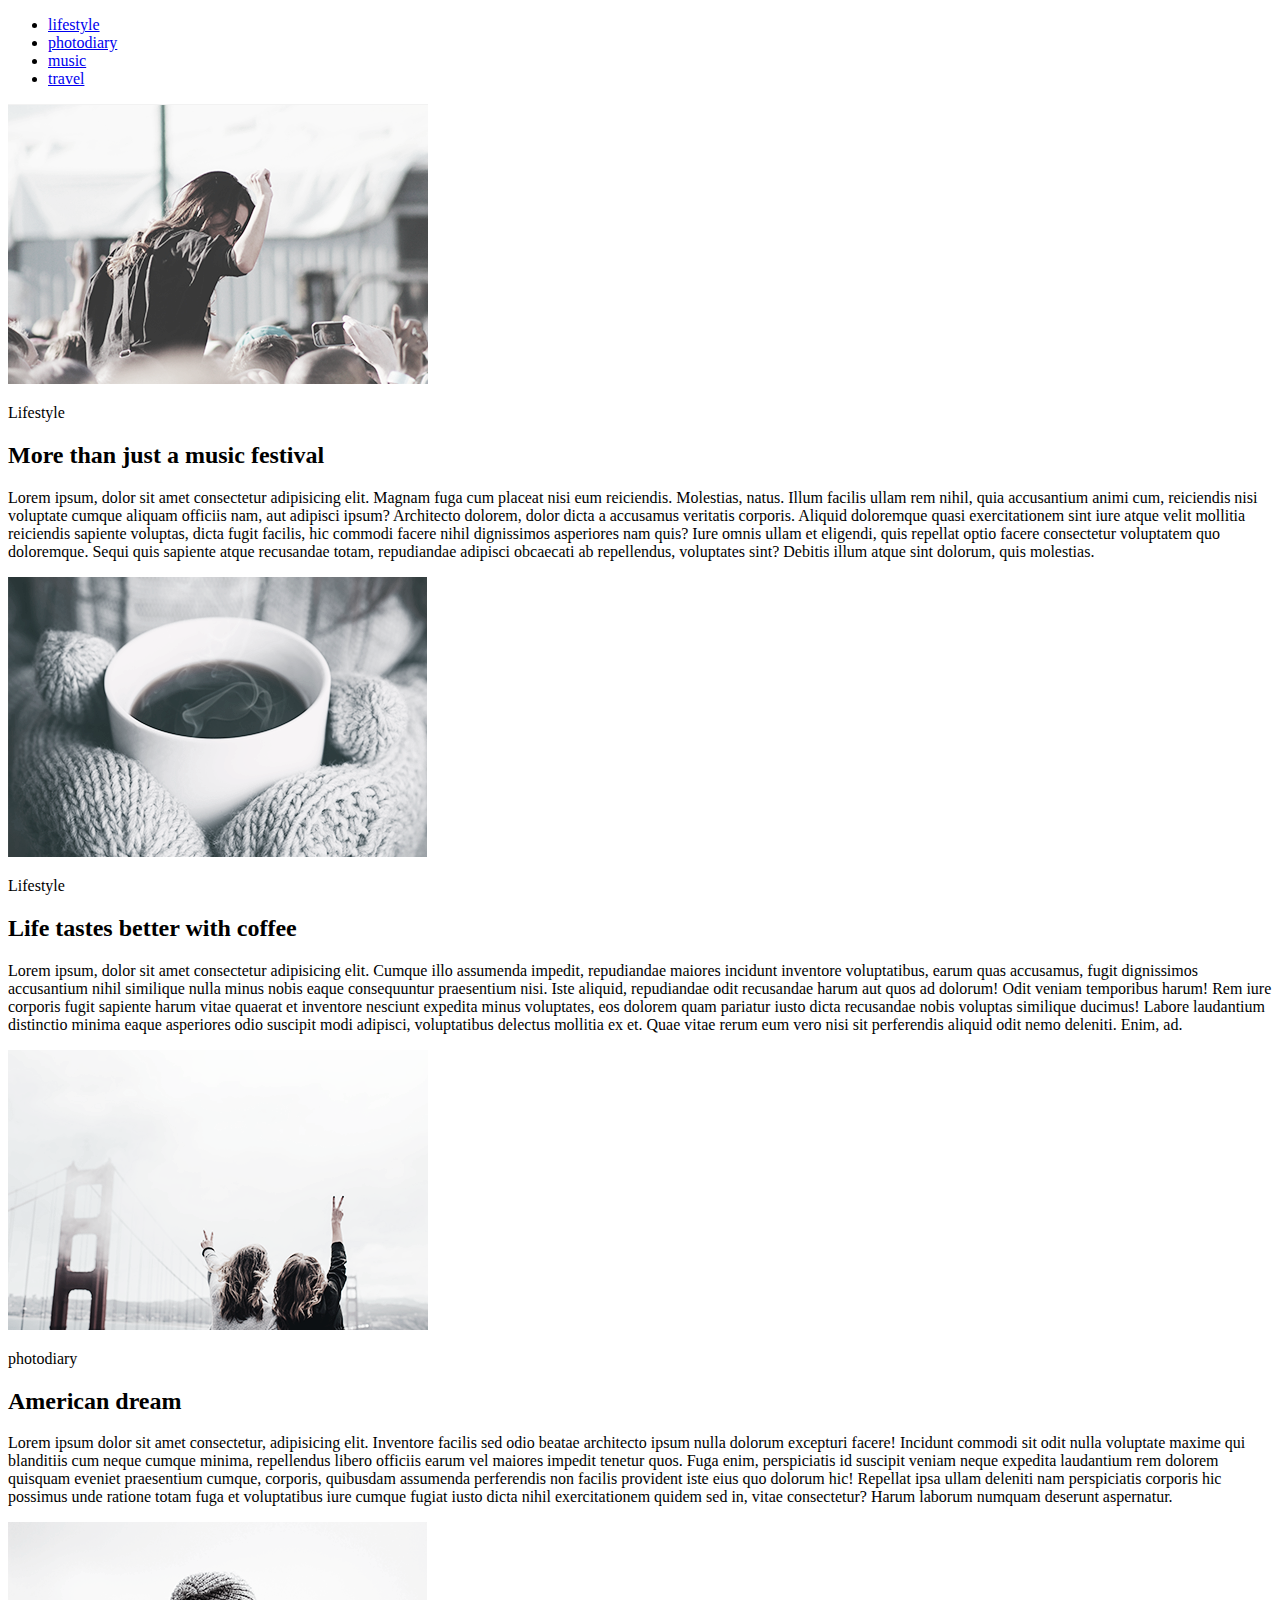
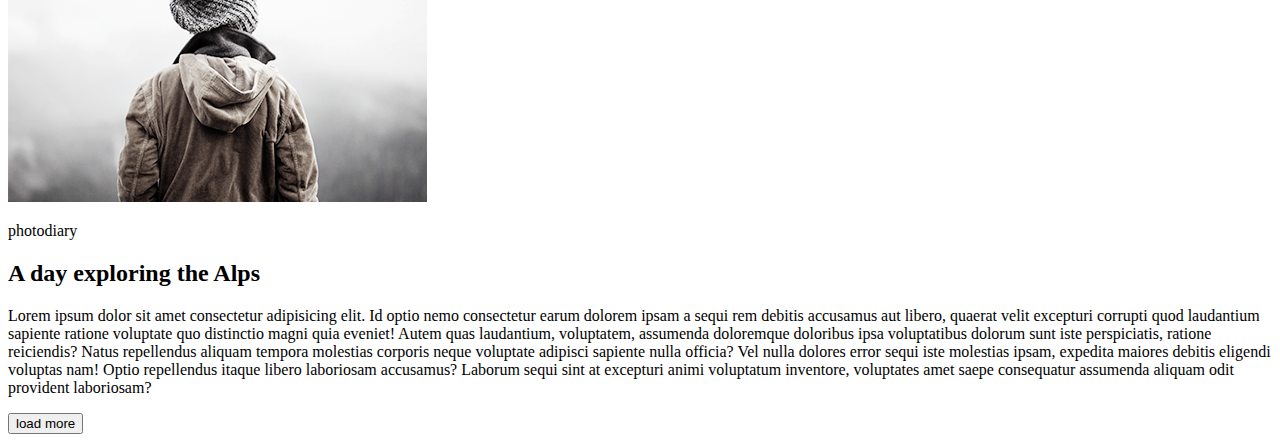
<file: homework1/index.html>
<!DOCTYPE html>
<html lang="en">
<head>
    <meta charset="UTF-8">
    <meta name="viewport" content="width=device-width, initial-scale=1.0">
    <meta http-equiv="X-UA-Compatible" content="ie=edge">
    <title>homework1</title>
</head>
<body>
    <div>
        <ul>
            <li><a href="#">lifestyle</a></li>
            <li><a href="#">photodiary</a></li>
            <li><a href="#">music</a></li>
            <li><a href="#">travel</a></li>
        </ul>
    </div>
   <article>
       <img src="img/lifestyle1.png" alt="girl">
       <p>Lifestyle</p>
       <h2>More than just a music festival</h2>
       <p>Lorem ipsum, dolor sit amet consectetur adipisicing elit. Magnam fuga cum placeat nisi eum reiciendis. Molestias, natus. Illum facilis ullam rem nihil, quia accusantium animi cum, reiciendis nisi voluptate cumque aliquam officiis nam, aut adipisci ipsum? Architecto dolorem, dolor dicta a accusamus veritatis corporis. Aliquid doloremque quasi exercitationem sint iure atque velit mollitia reiciendis sapiente voluptas, dicta fugit facilis, hic commodi facere nihil dignissimos asperiores nam quis? Iure omnis ullam et eligendi, quis repellat optio facere consectetur voluptatem quo doloremque. Sequi quis sapiente atque recusandae totam, repudiandae adipisci obcaecati ab repellendus, voluptates sint? Debitis illum atque sint dolorum, quis molestias.</p>
   </article>
   <article>
        <img src="img/lifestyle2.png" alt="coffe">
        <p>Lifestyle</p>
        <h2>Life tastes better with coffee</h2>
        <p>Lorem ipsum, dolor sit amet consectetur adipisicing elit. Cumque illo assumenda impedit, repudiandae maiores incidunt inventore voluptatibus, earum quas accusamus, fugit dignissimos accusantium nihil similique nulla minus nobis eaque consequuntur praesentium nisi. Iste aliquid, repudiandae odit recusandae harum aut quos ad dolorum! Odit veniam temporibus harum! Rem iure corporis fugit sapiente harum vitae quaerat et inventore nesciunt expedita minus voluptates, eos dolorem quam pariatur iusto dicta recusandae nobis voluptas similique ducimus! Labore laudantium distinctio minima eaque asperiores odio suscipit modi adipisci, voluptatibus delectus mollitia ex et. Quae vitae rerum eum vero nisi sit perferendis aliquid odit nemo deleniti. Enim, ad.</p>
    </article>
    <article>
        <img src="img/photodiary1.png" alt="life">
        <p>photodiary</p>
        <h2>American dream</h2>
        <p>Lorem ipsum dolor sit amet consectetur, adipisicing elit. Inventore facilis sed odio beatae architecto ipsum nulla dolorum excepturi facere! Incidunt commodi sit odit nulla voluptate maxime qui blanditiis cum neque cumque minima, repellendus libero officiis earum vel maiores impedit tenetur quos. Fuga enim, perspiciatis id suscipit veniam neque expedita laudantium rem dolorem quisquam eveniet praesentium cumque, corporis, quibusdam assumenda perferendis non facilis provident iste eius quo dolorum hic! Repellat ipsa ullam deleniti nam perspiciatis corporis hic possimus unde ratione totam fuga et voluptatibus iure cumque fugiat iusto dicta nihil exercitationem quidem sed in, vitae consectetur? Harum laborum numquam deserunt aspernatur.</p>
    </article>
    <article>
        <img src="img/photodiary2.png" alt="boy">
        <p>photodiary</p>
        <h2>A day exploring the Alps</h2>
        <p>Lorem ipsum dolor sit amet consectetur adipisicing elit. Id optio nemo consectetur earum dolorem ipsam a sequi rem debitis accusamus aut libero, quaerat velit excepturi corrupti quod laudantium sapiente ratione voluptate quo distinctio magni quia eveniet! Autem quas laudantium, voluptatem, assumenda doloremque doloribus ipsa voluptatibus dolorum sunt iste perspiciatis, ratione reiciendis? Natus repellendus aliquam tempora molestias corporis neque voluptate adipisci sapiente nulla officia? Vel nulla dolores error sequi iste molestias ipsam, expedita maiores debitis eligendi voluptas nam! Optio repellendus itaque libero laboriosam accusamus? Laborum sequi sint at excepturi animi voluptatum inventore, voluptates amet saepe consequatur assumenda aliquam odit provident laboriosam?</p>
        </article>
        <button>load more</button>
</body>
</html>
</file>
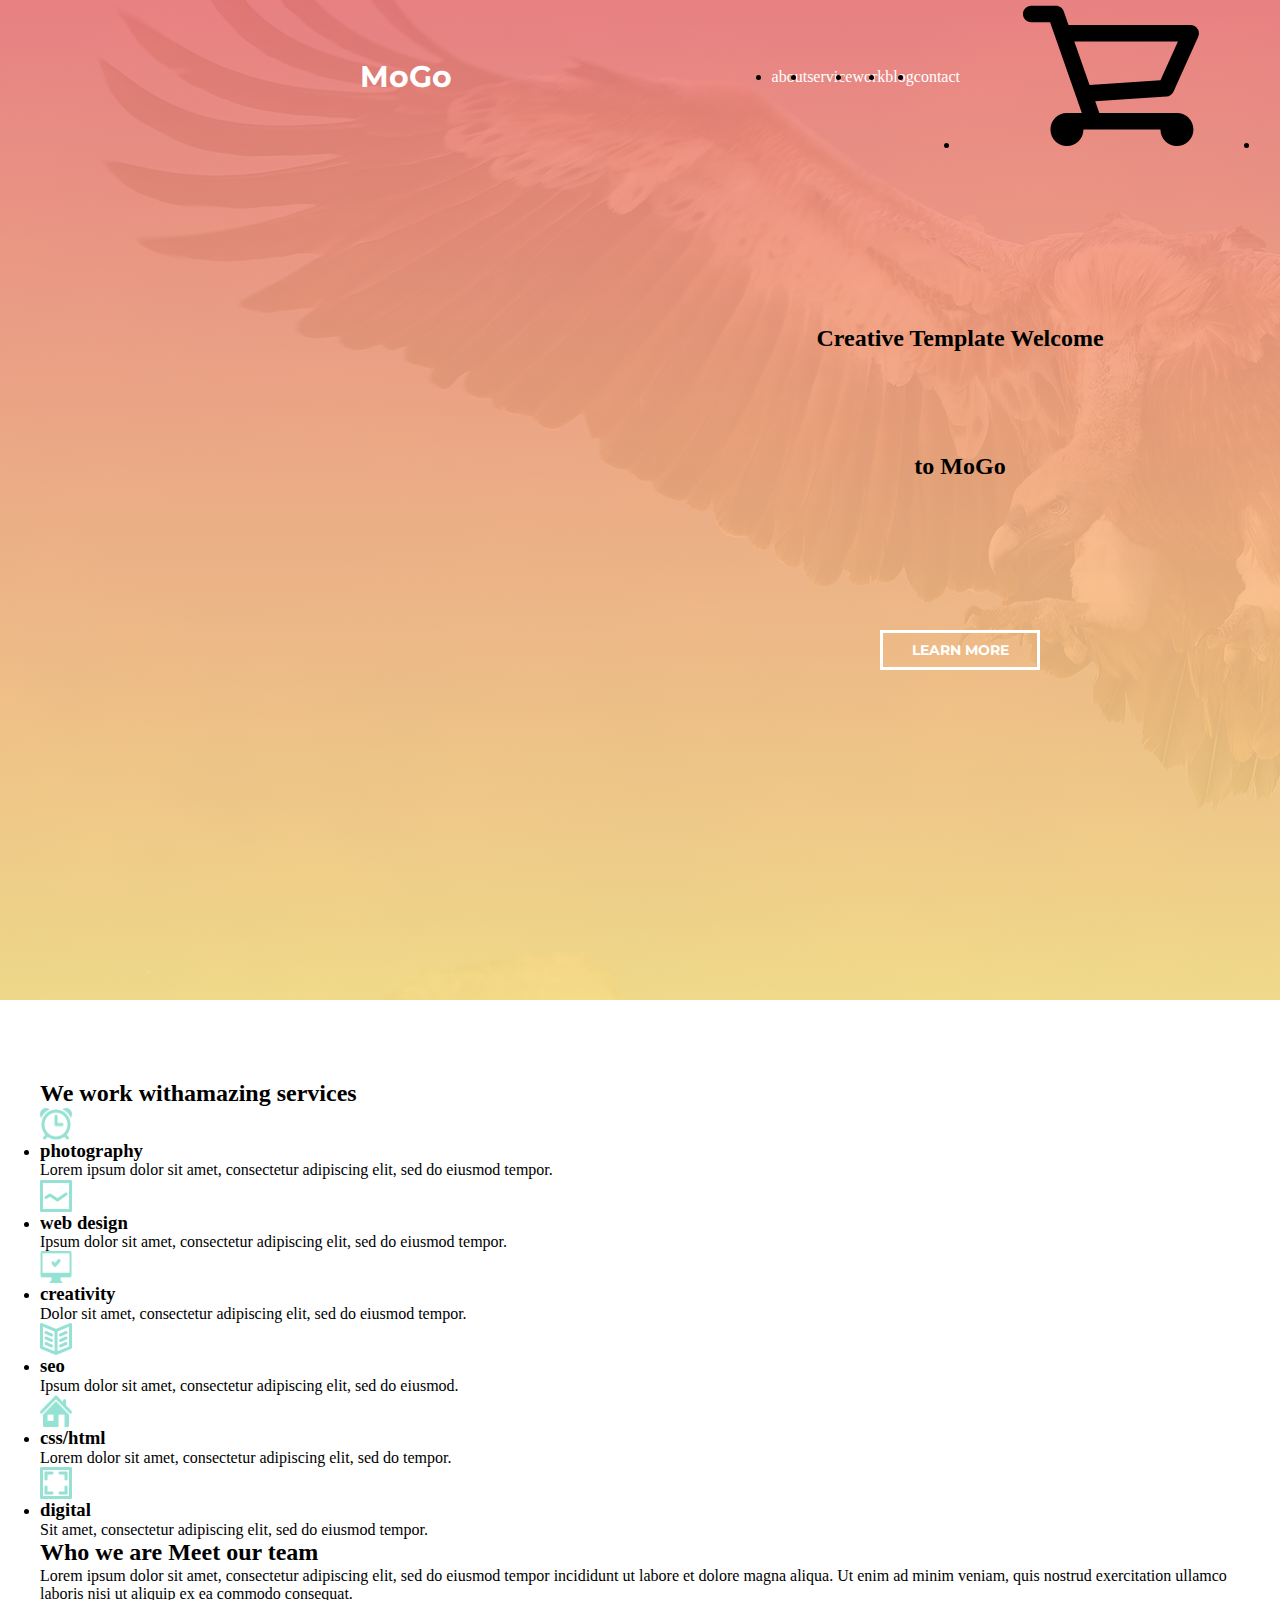
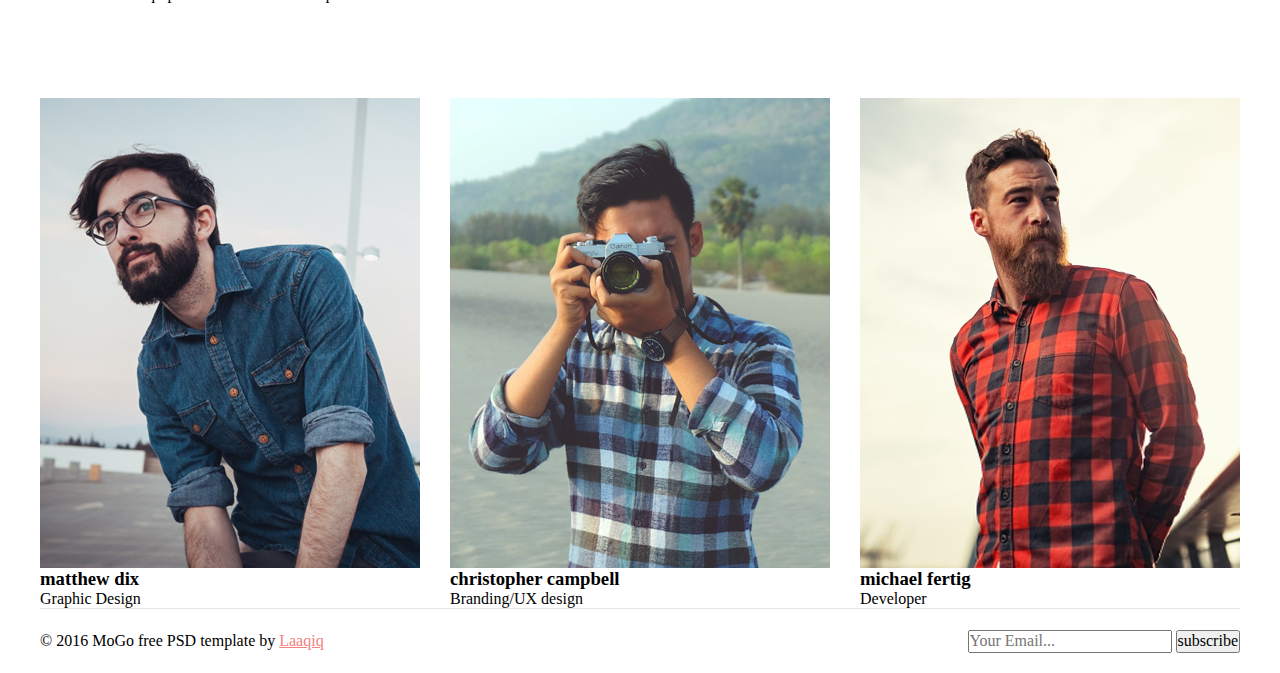
<file: module-10/index.html>
<!DOCTYPE html>
<html lang="en">

<head>
    <meta charset="UTF-8">
    <meta name="viewport" content="width=device-width, initial-scale=1.0">
    <meta http-equiv="X-UA-Compatible" content="ie=edge">
    <link rel="stylesheet" href="style/normalie.css">
    <link href="https://fonts.googleapis.com/css?family=Kaushan+Script|Montserrat:400,700|Roboto:300i,400&display=swap"
        rel="stylesheet">
    <link rel="stylesheet" href="style/style.css">
    <title>Homework10</title>
</head>

<body>


    <div class="banner container">
        <header class="header container">
            <h1 class="logo"><a class="link" href="#">MoGo</a></h1>
            <nav class="navigation">
                <ul class="nav-list">
                    <li class="list-item"><a class="link nav-link" href="#">about</a></li>
                    <li class="list-item"><a class="link nav-link" href="#">service</a></li>
                    <li class="list-item"><a class="link nav-link" href="#">work</a></li>
                    <li class="list-item"><a class="link nav-link" href="#">blog</a></li>
                    <li class="list-item"><a class="link nav-link" href="#">contact</a></li>
                    <li class="list-item list-item-img">
                        <a class="link nav-link menu-link" href="#">
                            <svg class="menu-img">
                                <use xlink:href="img/icon-social/symbol-defs.svg#cart"></use>
                            </svg>
                        </a>
                    </li>
                    <li class="list-item list-item-img">
                        <a class="link nav-link menu-link" href="#">
                            <svg class="menu-img">
                                <use xlink:href="img/icon-social/symbol-defs.svg#search"></use>
                            </svg>
                        </a>
                    </li>
                </ul>
            </nav>
        </header>
        <div class="banner-text container">
            <h2 class="banner-title">Creative Template <span class="banner-span">Welcome<span class="span"> to
                        MoGo</span></span></h2>
            <button class="banner-button">learn more</button>
        </div>

    </div>

    <section class="service container">
        <h2 class="title-service">We work with<span class="service-span">amazing services</span></h2>
        <div class="our-work">
            <ul class="list-service">
                <li class="item-service">

                    <img class="service-icon" src="img/icon-service/alarm.png" alt="photography" width="32" height="32">
                    <div class="item-text">
                        <h3 class="title-work">photography</h3>
                        <p class="service-text">Lorem ipsum dolor sit amet, consectetur adipiscing elit, sed do eiusmod
                            tempor.</p>
                    </div>
                </li>
                <li class="item-service">
                    <img class="service-icon" src="img/icon-service/web-design.png" alt="web_design" width="32"
                        height="32">
                    <div class="item-text">
                        <h3 class="title-work">web design</h3>
                        <p class="service-text">Ipsum dolor sit amet, consectetur adipiscing elit, sed do eiusmod
                            tempor.</p>
                    </div>
                </li>
                <li class="item-service">
                    <img class="service-icon" src="img/icon-service/creativity.png" alt="creativity" width="32"
                        height="32">
                    <div class="item-text">
                        <h3 class="title-work">creativity</h3>
                        <p class="service-text">Dolor sit amet, consectetur adipiscing elit, sed do eiusmod tempor.</p>
                    </div>
                </li>
                <li class="item-service">
                    <img class="service-icon" src="img/icon-service/seo.png" alt="seo" width="32" height="32">
                    <div class="item-text">
                        <h3 class="title-work">seo</h3>
                        <p class="service-text">Ipsum dolor sit amet, consectetur adipiscing elit, sed do eiusmod.</p>
                    </div>
                </li>
                <li class="item-service">
                    <img class="service-icon" src="img/icon-service/css-html.png" alt="css/html" width="32" height="32">
                    <div class="item-text">
                        <h3 class="title-work">css/html</h3>
                        <p class="service-text">Lorem dolor sit amet, consectetur adipiscing elit, sed do tempor.</p>
                    </div>
                </li>
                <li class="item-service">
                    <img class="service-icon" src="img/icon-service/digital.png" alt="digital" width="32" height="32">
                    <div class="item-text">
                        <h3 class="title-work">digital</h3>
                        <p class="service-text">Sit amet, consectetur adipiscing elit, sed do eiusmod tempor.</p>
                    </div>
                </li>
            </ul>
        </div>
    </section>

    <section class="team container">
        <h2 class="title-team">Who we are <span class="team-span">Meet our team</span></h2>
        <p class="description">Lorem ipsum dolor sit amet, consectetur adipiscing elit, sed do eiusmod tempor incididunt
            ut labore et dolore magna aliqua. Ut enim ad minim veniam, quis nostrud exercitation ullamco laboris nisi ut
            aliquip ex ea commodo consequat.</p>
        <div class="our-team">
            <div class="team-card">
                <div class="overlay-img">
                    <div class="overlay">
                        <div class="overlay-btn  ">
                            <a class="btn facebook" href="#"></a>
                            <a class="btn twitter" href="#"></a>
                            <a class="btn pinterest" href="#"></a>
                            <a class="btn instagram" href="#"></a>
                        </div>
                    </div>
                    <img srcset="img/team/team-1.jpg 380w, img/team/team-1@2x.jpg 760w" sizes="380px"
                        src="img/team/team-1.jpg" alt="matthew dix" height="470">
                </div>
                <div class="card-text">
                    <h3 class="name">matthew dix</h3>
                    <p class="position">Graphic Design</p>
                </div>
            </div>
            <div class="team-card">
                <div class="overlay-img">
                    <div class="overlay">


                        <ul class="team-list-socials">
                            <li class="team-list-item">
                                <a class="team-link" href="#">
                                    <svg class="team-img">
                                        <use xlink:href="img/icon-social/symbol-defs.svg#facebook"></use>
                                    </svg>
                                </a>
                            </li>
                            <li class="team-list-item">
                                <a class="team-link" href="#">
                                    <svg class="team-img">
                                        <use href="img/icon-social/symbol-defs.svg#twitter"></use>
                                    </svg>
                                </a>
                            </li>
                            <li class="team-list-item">
                                <a class="team-link" href="#">
                                    <svg class="team-img">
                                        <use href="img/icon-social/symbol-defs.svg#pinterest"></use>
                                    </svg>
                                </a>
                            </li>
                            <li class="team-list-item">
                                <a class="team-link" href="#">
                                    <svg class="team-img">
                                        <use href="img/icon-social/symbol-defs.svg#instagram"></use>
                                    </svg>
                                </a>
                            </li>
                        </ul>


                        <!-- <div class="overlay-btn">
                            <a class="btn facebook" href="#"></a>
                            <a class="btn twitter" href="#"></a>
                            <a class="btn pinterest" href="#"></a>
                            <a class="btn instagram" href="#"></a>
                        </div> -->
                    </div>
                    <img srcset="img/team/team-2.jpg 380w, img/team/team-2@2x.jpg 760w" sizes="380px"
                        src="img/team/team-2.jpg" alt="christopher campbell" height="470">
                </div>
                <div class="card-text">
                    <h3 class="name">christopher campbell</h3>
                    <p class="position">Branding/UX design</p>
                </div>
            </div>
            <div class="team-card">
                <div class="overlay-img">
                    <div class="overlay">
                        <div class="overlay-btn">
                            <a class="btn facebook" href="#"></a>
                            <a class="btn twitter" href="#"></a>
                            <a class="btn pinterest" href="#"></a>
                            <a class="btn instagram" href="#"></a>
                        </div>
                    </div>
                    <img srcset="img/team/team-3.jpg 380w, img/team/team-3@2x.jpg 760w" sizes="380px"
                        src="img/team/team-3.jpg" alt="michael fertig" height="470">
                </div>
                <div class="card-text">
                    <h3 class="name">michael fertig</h3>
                    <p class="position">Developer</p>
                </div>
            </div>
        </div>
    </section>

    <footer class="footer container">
        <p class="info">© 2016 MoGo free PSD template by <span class="footer-span"><a href="#"
                    class="footer-link">Laaqiq</a></span></p>
        <form class="form" action="#">
            <input class="input" type="email" placeholder="Your Email...">
            <button type="submit" class="submit">subscribe</button>
        </form>
    </footer>

</body>

</html>
</file>
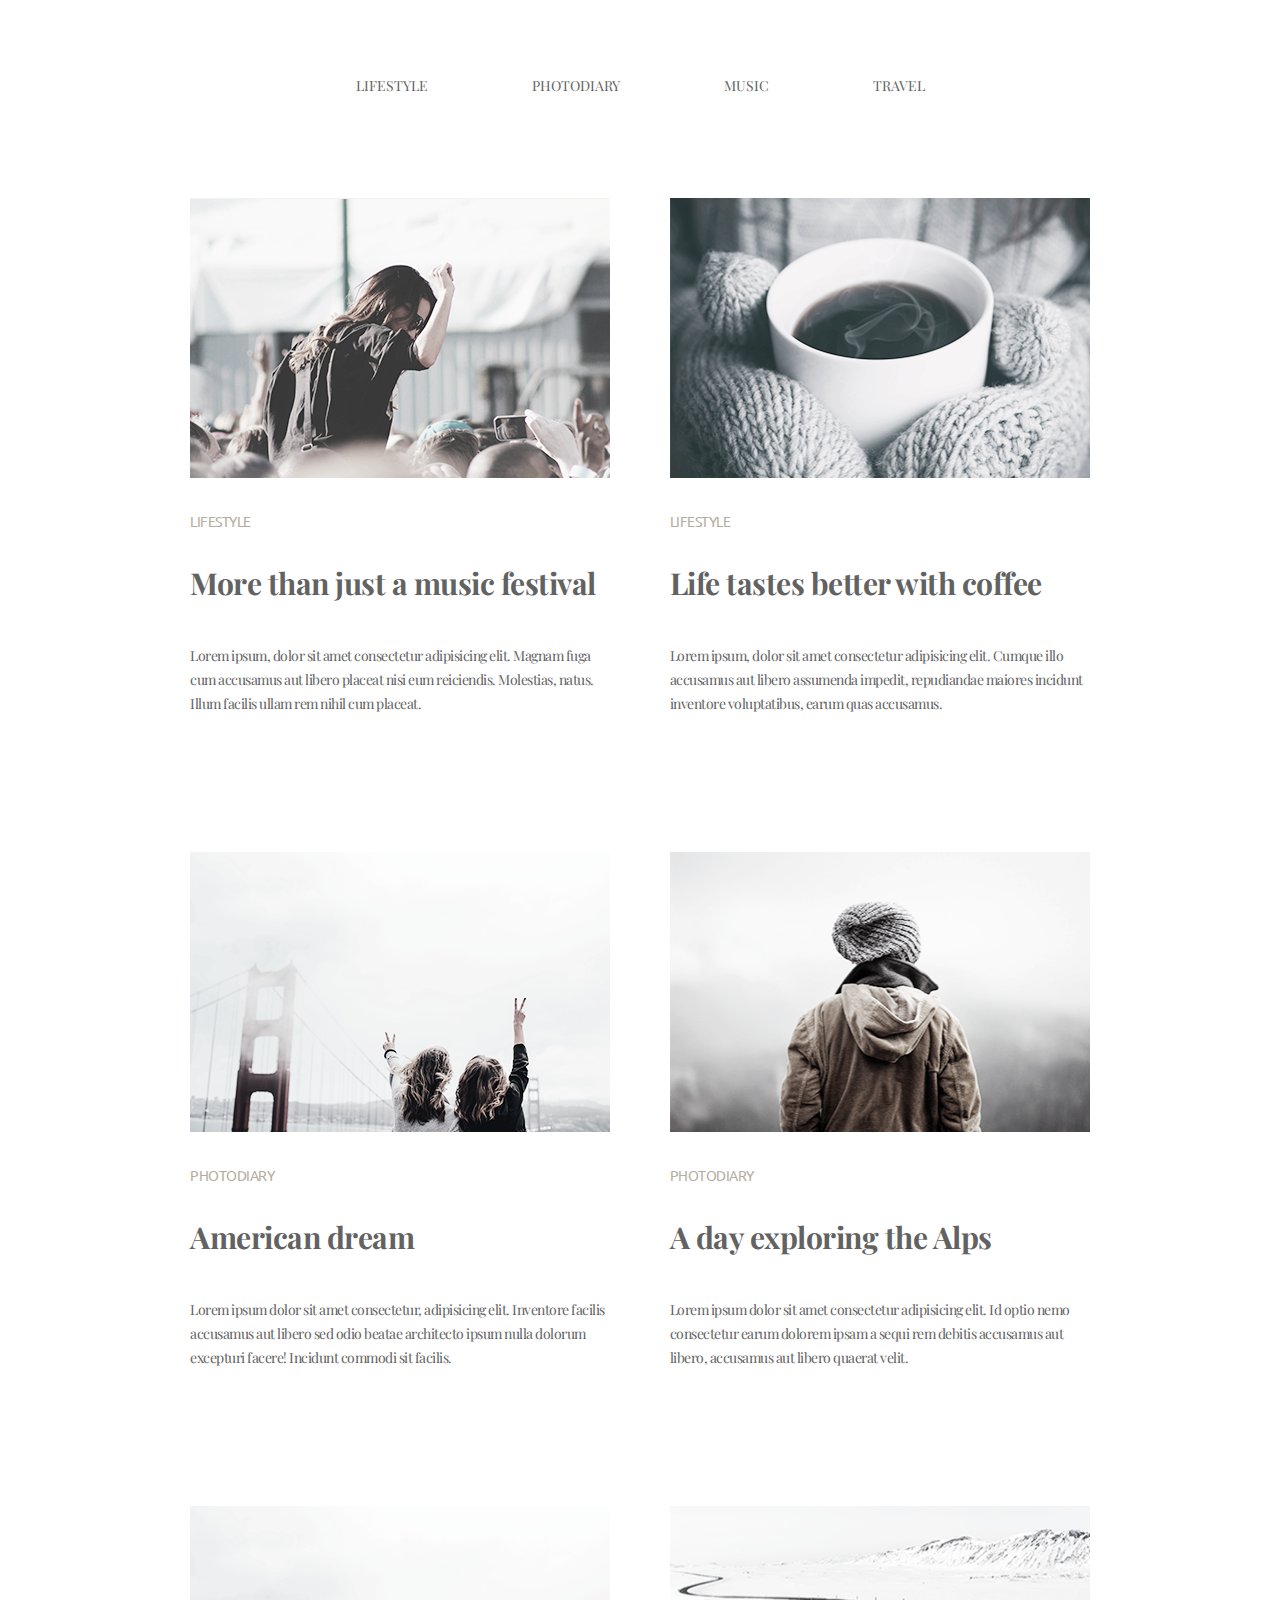
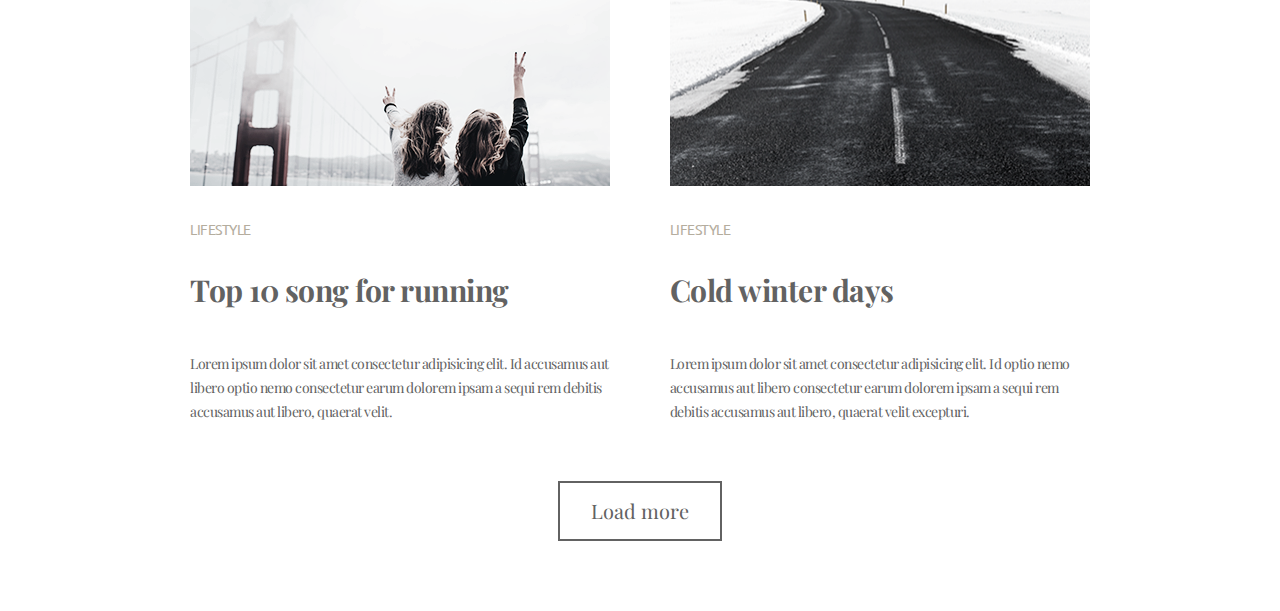
<file: module-3/index.html>
<!DOCTYPE html>
<html lang="en">
<head>
    <meta charset="UTF-8">
    <meta name="viewport" content="width=device-width, initial-scale=1.0">
    <meta http-equiv="X-UA-Compatible" content="ie=edge">
    <link rel="stylesheet" href="normalize.css">
    <link href="https://fonts.googleapis.com/css?family=Playfair+Display|Ubuntu:300&display=swap" rel="stylesheet"> 
    <link rel="stylesheet" href="css/style.css">
    <title>homework3</title>
</head>
<body>
<div class="wrapper">
    <div class="nav">
        <ul>
            <li class="list"><a href="#">lifestyle</a></li>
            <li class="list"><a href="#">photodiary</a></li>
            <li class="list"><a href="#">music</a></li>
            <li class="list"><a href="#">travel</a></li>
        </ul>
    </div>
    <div class="posts">
   <article class="article">
       <img src="img/lifestyle1.png" alt="girl" width="420" height="280">
       <p class="alt">Lifestyle</p>
       <h2 class="title">More than just a music festival</h2>
       <p class="paragraph">Lorem ipsum, dolor sit amet consectetur adipisicing elit. Magnam fuga cum accusamus aut libero placeat nisi eum reiciendis. Molestias, natus. Illum facilis ullam rem nihil cum placeat.</p>
   </article>
   <article class="article">
        <img src="img/lifestyle2.png" alt="coffe" width="420" height="280">
        <p class="alt">Lifestyle</p>
        <h2 class="title">Life tastes better with coffee</h2>
        <p class="paragraph">Lorem ipsum, dolor sit amet consectetur adipisicing elit. Cumque illo accusamus aut libero assumenda impedit, repudiandae maiores incidunt inventore voluptatibus, earum quas accusamus.</p>
    </article>
    <article class="article">
        <img src="img/photodiary1.png" alt="life" width="420" height="280">
        <p class="alt">photodiary</p>
        <h2 class="title">American dream</h2>
        <p class="paragraph">Lorem ipsum dolor sit amet consectetur, adipisicing elit. Inventore facilis accusamus aut libero sed odio beatae architecto ipsum nulla dolorum excepturi facere! Incidunt commodi sit facilis.</p>
    </article>
    <article class="article">
        <img src="img/photodiary2.png" alt="boy" width="420" height="280">
        <p class="alt">photodiary</p>
        <h2 class="title">A day exploring the Alps</h2>
        <p class="paragraph">Lorem ipsum dolor sit amet consectetur adipisicing elit. Id optio nemo consectetur earum dolorem ipsam a sequi rem debitis accusamus aut libero, accusamus aut libero quaerat velit.</p>
    </article>
    <article class="article">
        <img src="img/lifestyle3.png" alt="girls" width="420" height="280">
        <p class="alt">lifestyle</p>
            <h2 class="title">Top 10 song for running</h2>
            <p class="paragraph">Lorem ipsum dolor sit amet consectetur adipisicing elit. Id accusamus aut libero optio nemo consectetur earum dolorem ipsam a sequi rem debitis accusamus aut libero, quaerat velit.</p>
    </article>
    <article class="article">
        <img src="img/lifestyle4.png" alt="road" width="420" height="280">
        <p class="alt">lifestyle</p>
        <h2 class="title">Cold winter days</h2>
        <p class="paragraph">Lorem ipsum dolor sit amet consectetur adipisicing elit. Id optio nemo accusamus aut libero consectetur earum dolorem ipsam a sequi rem debitis accusamus aut libero, quaerat velit excepturi.</p>
    </article>
    </div>
        <button type="button" class="button">Load more</button>
    </div>
</body>
</html>
</file>
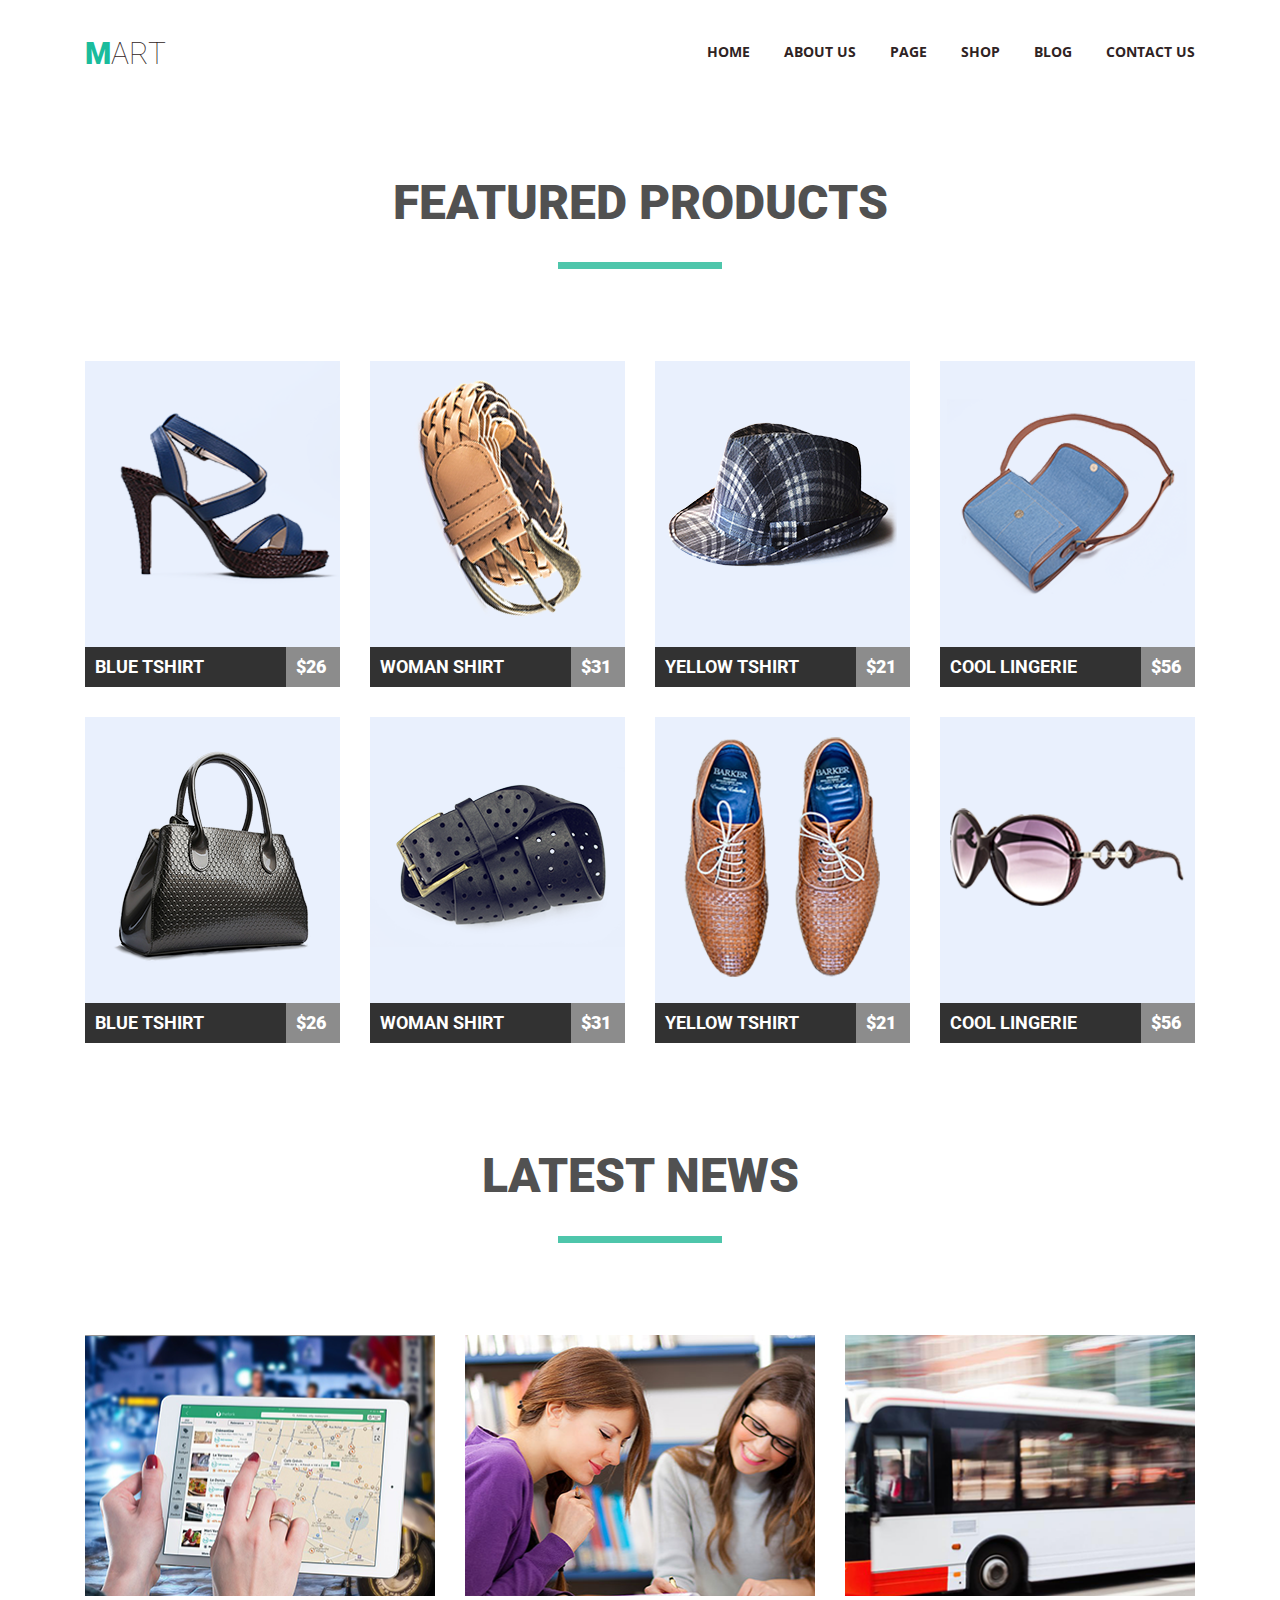
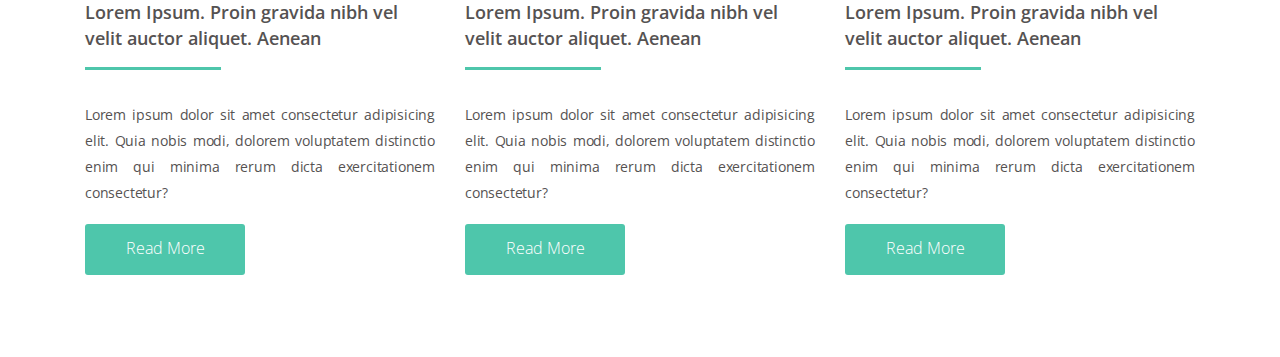
<file: module-4/index.html>
<!DOCTYPE html>
<html lang="en">
<head>
    <meta charset="UTF-8">
    <meta name="viewport" content="width=device-width, initial-scale=1.0">
    <meta http-equiv="X-UA-Compatible" content="ie=edge">
    <link rel="stylesheet" href="normalize.css">
    <link href="https://fonts.googleapis.com/css?family=Open+Sans:300,600,700|Roboto:300,900&display=swap" rel="stylesheet"> 
    <link rel="stylesheet" href="css/style.css">
    <title>Homework4</title>
</head>
<body>
    <div class="wrapper">
        <header class="header clearfix">
            <h1 class="logo"><a href="#">mart</a></h1>
            <nav class="nav">
                <ul class="nav-list">
                    <li class="list"><a class="menu" href="#">home</a></li>
                    <li class="list"><a class="menu" href="#">about us</a></li>
                    <li class="list"><a class="menu" href="#">page</a></li>
                    <li class="list"><a class="menu" href="#">shop</a></li>
                    <li class="list"><a class="menu" href="#">blog</a></li>
                    <li class="list"><a class="menu" href="#">contact us</a></li>
                </ul>
            </nav>
        </header>

    <div class="section">
        <h2 class="title">featured products</h2>
        <div class="card-block clearfix">
            <div class="card">
                <a href="#"><img src="img/product1.png" alt="blue tshirt" width="255" height="281"></a> 
            <div class="name-price clearfix">
                    <h3 class="name"><a class="link-name" href="#">blue tshirt</a></h3>
                    <p class="price">$26</p>    
            </div>
            </div>
            <div class="card">
                <a href="#"><img src="img/product2.png" alt="woman shirt" width="255" height="281"></a>
            <div class="name-price clearfix">
                    <h3 class="name"><a class="link-name" href="#">woman shirt</a></h3>
                    <p class="price">$31</p> 
            </div>
            </div>           
            <div class="card">
                <a href="#"><img src="img/product3.png" alt="yellow tshirt" width="255" height="281"></a> 
            <div class="name-price clearfix">
                    <h3 class="name"><a class="link-name" href="#">yellow tshirt</a></h3>
                    <p class="price">$21</p> 
            </div>
            </div>
            <div class="card">
                <a href="#"><img src="img/product4.png" alt="cool lingerie" width="255" height="281"></a> 
            <div class="name-price clearfix">
                    <h3 class="name"><a class="link-name" href="#">cool lingerie</a></h3>
                    <p class="price">$56</p> 
            </div>
            </div>
            <div class="card">
                <a href="#"><img src="img/product5.png" alt="blue tshirt" width="255" height="281"></a> 
            <div class="name-price clearfix">
                    <h3 class="name"><a class="link-name" href="#">blue tshirt</a></h3>
                    <p class="price">$26</p> 
            </div>
            </div>
            <div class="card">
                <a href="#"><img src="img/product6.png" alt="woman shirt" width="255" height="281"></a> 
            <div class="name-price clearfix">
                    <h3 class="name"><a class="link-name" href="#">woman shirt</a></h3>
                    <p class="price">$31</p> 
            </div>
            </div>
            <div class="card">
                <a href="#"><img src="img/product7.png" alt="yellow tshirt" width="255" height="281"></a> 
            <div class="name-price clearfix">
                    <h3 class="name"><a class="link-name" href="#">yellow tshirt</a></h3>
                    <p class="price">$21</p> 
            </div>
            </div>
            <div class="card">
                <a href="#"><img src="img/product8.png" alt="cool lingerie" width="255" height="281"></a> 
            <div class="name-price clearfix">
                    <h3 class="name"><a class="link-name" href="#">cool lingerie</a></h3>
                    <p class="price">$56</p> 
            </div>
            </div>
    </div>
    </div>

    <div class="section">
        <h2 class="title">latest news</h2>
        <div class="news-block">
            <div class="news">
                <img src="img/news1.png" alt="tablet" width="350" height="261">
                <h3 class="title-news">Lorem Ipsum. Proin gravida nibh vel velit auctor aliquet. Aenean </h3>
                <p class="paragraph">Lorem ipsum dolor sit amet consectetur adipisicing elit. Quia nobis modi, dolorem voluptatem distinctio enim qui minima rerum dicta exercitationem consectetur?</p>
                <a class="button" href="#">Read More</a>
            </div>
            <div class="news">
                <img src="img/news2.png" alt="girls" width="350" height="261">
                <h3 class="title-news">Lorem Ipsum. Proin gravida nibh vel velit auctor aliquet. Aenean </h3>
                <p class="paragraph">Lorem ipsum dolor sit amet consectetur adipisicing elit. Quia nobis modi, dolorem voluptatem distinctio enim qui minima rerum dicta exercitationem consectetur?</p>
                <a class="button" href="#">Read More</a>
            </div>
            <div class="news">
                <img src="img/news3.png" alt="bus" width="350" height="261">
                <h3 class="title-news">Lorem Ipsum. Proin gravida nibh vel velit auctor aliquet. Aenean </h3>
                <p class="paragraph">Lorem ipsum dolor sit amet consectetur adipisicing elit. Quia nobis modi, dolorem voluptatem distinctio enim qui minima rerum dicta exercitationem consectetur?</p>
                <a class="button" href="#">Read More</a>
            </div>
        </div>
    </div>
</div>
</body>
</html>
</file>
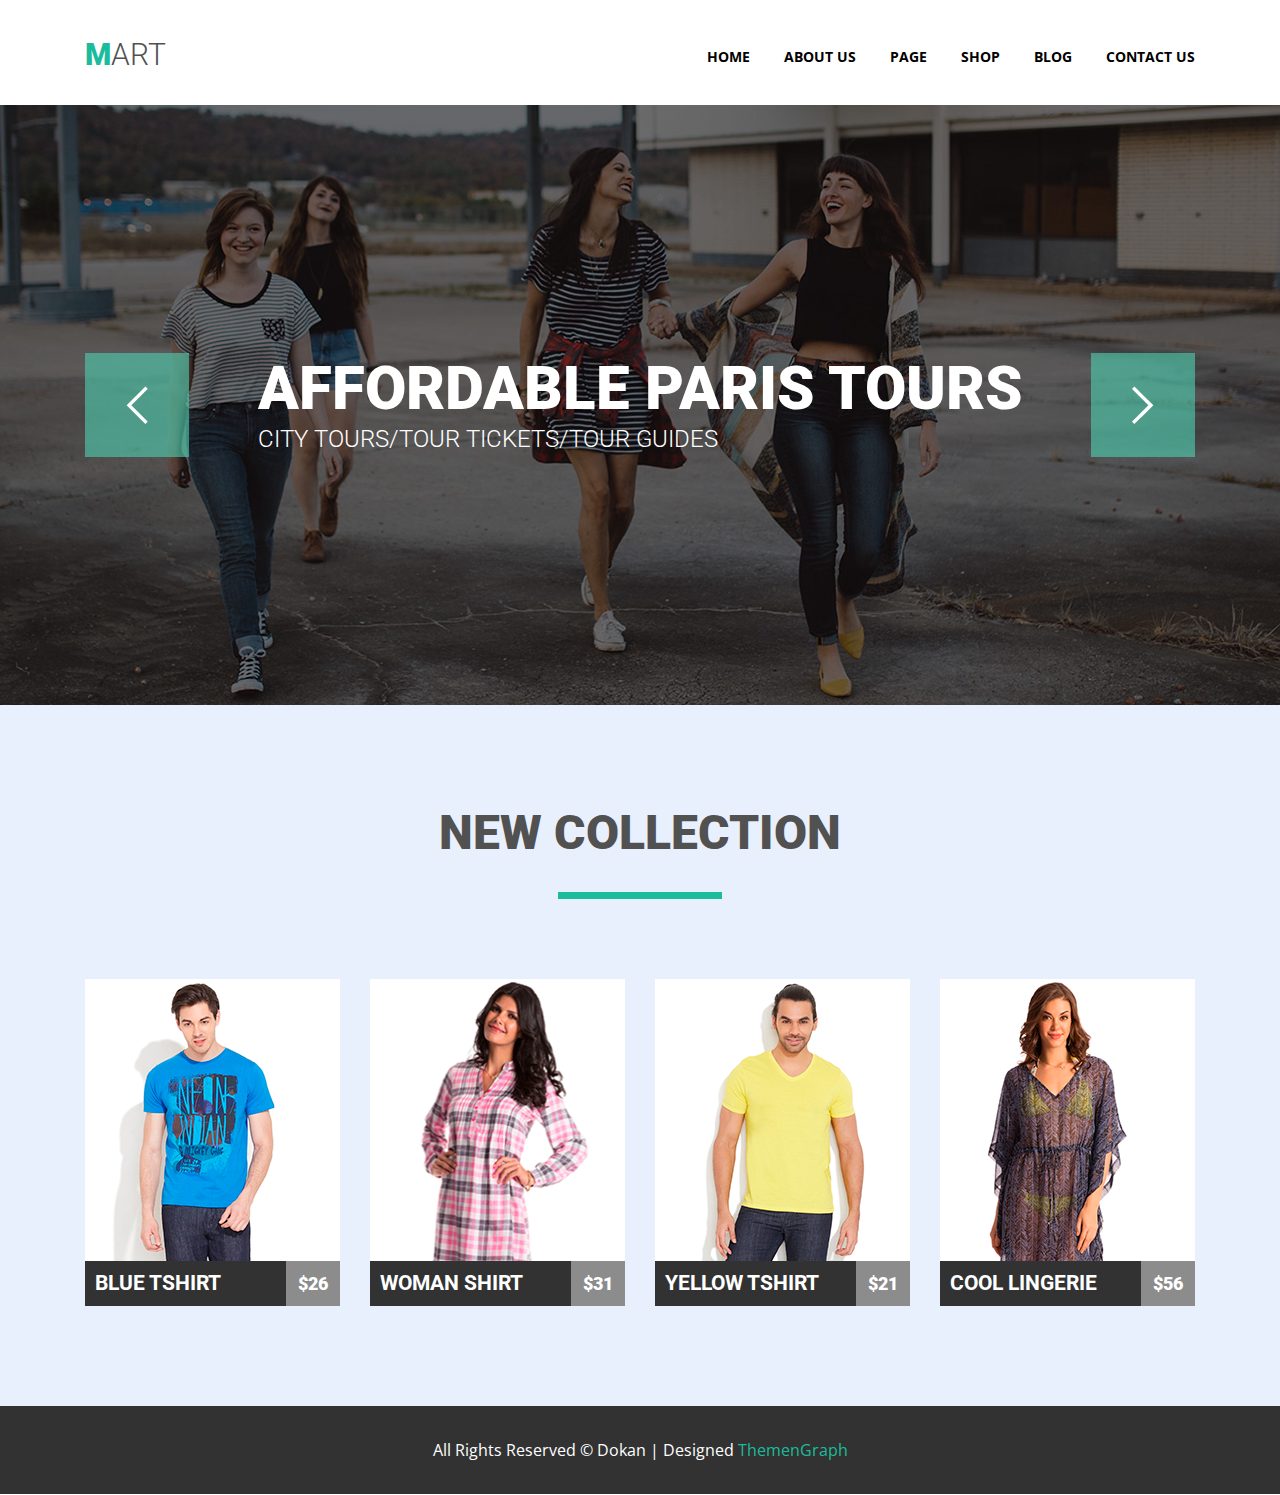
<file: module-5/index.html>
<!DOCTYPE html>
<html lang="en">
<head>
    <meta charset="UTF-8">
    <meta name="viewport" content="width=device-width, initial-scale=1.0">
    <meta http-equiv="X-UA-Compatible" content="ie=edge">
    <link rel="stylesheet" href="css/normalize.css">
    <link href="https://fonts.googleapis.com/css?family=Open+Sans:400,700|Roboto:300,900&display=swap" rel="stylesheet"> 
    <link rel="stylesheet" href="css/style.css">
    <title>Homework5</title>
</head>
<body>
    <div class="wrapper">
        <header class="header container clearfix">
            <h1 class="logo"><a class="logo-link" href="#">mart</a></h1>
                <nav class="navigation">
                    <ul class="nav-list">
                        <li class="list"><a class="menu" href="#">home</a></li>
                        <li class="list"><a class="menu" href="#">about us</a></li>
                        <li class="list"><a class="menu" href="#">page</a></li>
                        <li class="list"><a class="menu" href="#">shop</a></li>
                        <li class="list"><a class="menu" href="#">blog</a></li>
                        <li class="list"><a class="menu" href="#">contact us</a></li>
                    </ul>
                </nav>
        </header>

        <div class="slider">
                <div class="tours container clearfix">
                        <button class="slider-btn left"><img src="img/icons/arrow-left.png" width="104" height="104" alt=""></button>
                    <div class="overlay-text">
                        <h2 class="slider-title">affordable paris tours</h2>
                        <p class="slider-text">city tours/tour tickets/tour guides</p>
                    </div>
                    <button class="slider-btn right"><img src="img/icons/arrow-right.png" width="104" height="104" alt=""></button>                
                </div>
            <img class="banner" src="img/slider.png" width="1600" height="600" alt="affordable_paris_tours">    
        </div>

        <section class="collection">
            <h2 class="new-title">new collection</h2>
                <div class="products container clearfix">
                    <div class="card">
                        <div class="overlay-img" >                   
                            <div class="overlay ">
                                <div class="overlay-btn">
                                    <button class="btn btn-heart"></button>
                                    <button class="btn btn-arrow"></button>
                                    <button class="btn btn-clock"></button>
                                    <p class="cart">
                                        <button class="btn-product btn-cart">add to cart</button>
                                    </p> 
                                </div>
                            </div>  
                                <img src="img/products/blue_tshirt.png" alt="blue_tshirt" width="255" height="282">
                        </div>
                            <div class="name-price clearfix">
                                <h3 class="name"><a class="link-name" href="#">blue tshirt</a></h3>
                                <p class="price">$26</p>
                            </div>
                    </div>
                    <div class="card">
                        <div class="overlay-img" >                   
                            <div class="overlay ">
                                <div class="overlay-btn">
                                    <button class="btn btn-heart"></button>
                                    <button class="btn btn-arrow"></button>
                                    <button class="btn btn-clock"></button>
                                    <p class="cart">
                                        <button class="btn-product btn-cart">add to cart</button>
                                    </p> 
                                </div>
                            </div>                        
                                <img src="img/products/woman_shirt.png" alt="woman_shirt" width="255" height="282">
                        </div>
                            <div class="name-price clearfix">
                                <h3 class="name"><a class="link-name" href="#">woman shirt</a></h3>
                                <p class="price">$31</p>
                            </div>
                    </div>
                    <div class="card">
                        <div class="overlay-img" >                   
                            <div class="overlay ">
                                <div class="overlay-btn">
                                    <button class="btn btn-heart"></button>
                                    <button class="btn btn-arrow"></button>
                                    <button class="btn btn-clock"></button>
                                    <p class="cart">
                                        <button class="btn-product btn-cart">add to cart</button>
                                    </p> 
                                </div>
                            </div> 
                                <img src="img/products/yellow_tshirt.png" alt="yellow_tshirt" width="255" height="282">
                        </div>
                            <div class="name-price clearfix">
                                <h3 class="name"><a class="link-name" href="#">yellow tshirt</a></h3>
                                <p class="price">$21</p>
                            </div>
                    </div>
                    <div class="card">
                        <div class="overlay-img" >                   
                            <div class="overlay">
                                <div class="overlay-btn">
                                    <button class="btn btn-heart"></button>
                                    <button class="btn btn-arrow"></button>
                                    <button class="btn btn-clock"></button>
                                    <p class="cart">
                                        <button class="btn-product btn-cart">add to cart</button>
                                    </p> 
                                </div>
                            </div> 
                                <img src="img/products/cool_lingerie.png" alt="cool_lingerie" width="255" height="282">
                        </div>
                            <div class="name-price clearfix">
                                <h3 class="name"><a class="link-name" href="#">cool lingerie</a></h3>
                                <p class="price">$56</p>
                            </div>
                        </div>
                </div>
        </section>

        <footer class="footer">
            <p class="info">All Rights Reserved © Dokan | Designed <span><a href="#" class="span">ThemenGraph</a></span></p>
        </footer>
    </div>
</body>
</html>
</file>
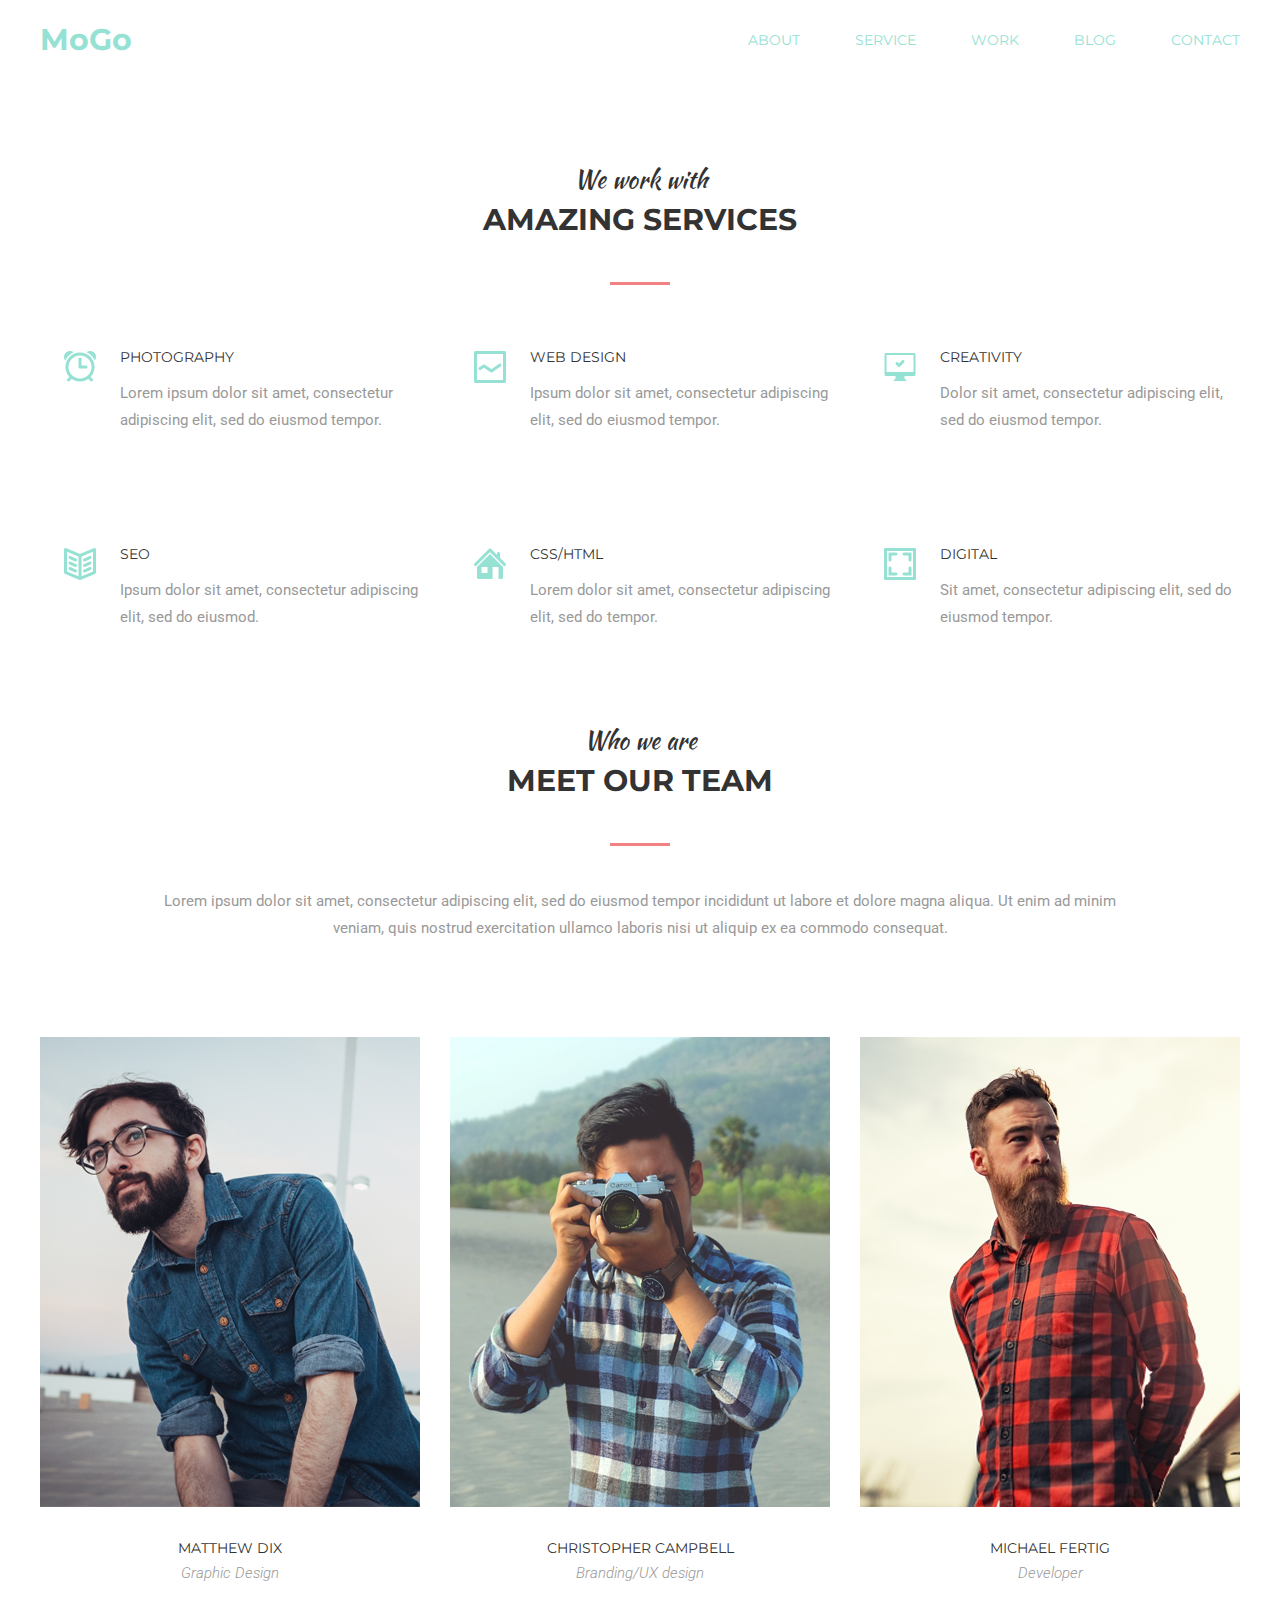
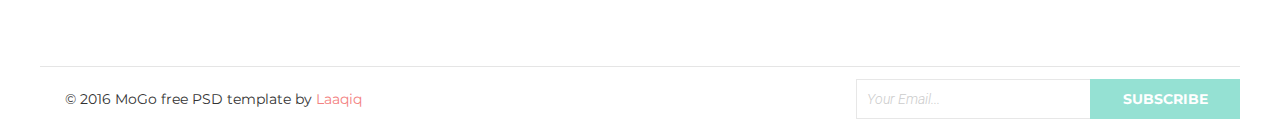
<file: module-6/index.html>
<!DOCTYPE html>
<html lang="en">
<head>
    <meta charset="UTF-8">
    <meta name="viewport" content="width=device-width, initial-scale=1.0">
    <meta http-equiv="X-UA-Compatible" content="ie=edge">
    <link rel="stylesheet" href="css/normalize.css">
    <link href="https://fonts.googleapis.com/css?family=Kaushan+Script|Montserrat:400,700|Roboto:300i,400&display=swap" rel="stylesheet"> 
    <link rel="stylesheet" href="css/style.css">
    <title>Homework6</title>
</head>
<body>
   
    <div class="wrapper">
        <header class="header">
            <h1 class="logo"><a class="logo-link" href="#">MoGo</a></h1>
            <nav class="navigation">
                <ul class="nav-list">
                    <li class="list-item"><a class="menu" href="#">about</a></li>
                    <li class="list-item"><a class="menu" href="#">service</a></li>
                    <li class="list-item"><a class="menu" href="#">work</a></li>
                    <li class="list-item"><a class="menu" href="#">blog</a></li>
                    <li class="list-item"><a class="menu" href="#">contact</a></li>
                </ul>
            </nav>
        </header>

        <section class="service">
        <h2 class="title-service">We work with<span class="service-span" >amazing services</span></h2>
        <div class="our-work">
            <ul class="list-service">
                <li class="item-service">
                    <img src="img/icon-service/ALARM.png" alt="photography" width="80" height="80">
                <div class="item-text">
                    <h3 class="title-work">photography</h3>
                    <p class="service-text">Lorem ipsum dolor sit amet, consectetur adipiscing elit, sed do eiusmod tempor.</p>
                </div>
                </li>
                <li class="item-service">
                    <img src="img/icon-service/web_design.png" alt="web_design" width="80" height="80">
                <div class="item-text">
                    <h3 class="title-work">web design</h3>
                    <p class="service-text">Ipsum dolor sit amet, consectetur adipiscing elit, sed do eiusmod tempor.</p>
                </div>
                </li>
                <li class="item-service">
                    <img src="img/icon-service/creativity.png" alt="creativity" width="80" height="80">
                <div class="item-text">
                    <h3 class="title-work">creativity</h3>
                    <p class="service-text">Dolor sit amet, consectetur adipiscing elit, sed do eiusmod tempor.</p>
                </div>
                </li>
                <li class="item-service">
                    <img src="img/icon-service/seo.png" alt="seo" width="80" height="80">
                <div class="item-text">
                    <h3 class="title-work">seo</h3>
                    <p class="service-text">Ipsum dolor sit amet, consectetur adipiscing elit, sed do eiusmod.</p>
                </div>
                </li>
                <li class="item-service">
                    <img src="img/icon-service/css-html.png" alt="css/html" width="80" height="80">
                <div class="item-text">
                    <h3 class="title-work">css/html</h3>
                    <p class="service-text">Lorem dolor sit amet, consectetur adipiscing elit, sed do tempor.</p>
                </div>
                </li>
                <li class="item-service">
                    <img src="img/icon-service/digital.png" alt="digital" width="80" height="80">
                <div class="item-text">
                    <h3 class="title-work">digital</h3>
                    <p class="service-text">Sit amet, consectetur adipiscing elit, sed do eiusmod tempor.</p>
                </div>
                </li>
            </ul>
        </div>
        </section>

        <section class="team">
    <h2 class="title-team">Who we are <span class="team-span">Meet our team</span></h2>
    <p class="description">Lorem ipsum dolor sit amet, consectetur adipiscing elit, sed do eiusmod tempor incididunt ut labore et dolore magna aliqua. Ut enim ad minim veniam, quis nostrud exercitation ullamco laboris nisi ut aliquip ex ea commodo consequat.</p>
    <div class="our-team">
        <div class="team-card">
            <div class="overlay-img">
                <div class="overlay">
                    <div class="overlay-btn">   
                        <a class="btn facebook" href="#"></a>
                        <a class="btn twitter" href="#"></a>
                        <a class="btn pinterest" href="#"></a>
                        <a class="btn instagram" href="#"></a>
                    </div>
                </div>           
                    <img src="img/team/dix.png" alt="matthew dix" width="380" height="470">
            </div>
                <div class="card-text">  
                    <h3 class="name">matthew dix</h3>
                    <p class="position">Graphic Design</p>
                </div> 
        </div>
       <div class="team-card">
            <div class="overlay-img">
                <div class="overlay">
                    <div class="overlay-btn">   
                        <a class="btn facebook" href="#"></a>
                        <a class="btn twitter" href="#"></a>
                        <a class="btn pinterest" href="#"></a>
                        <a class="btn instagram" href="#"></a>
                    </div>
                </div> 
                    <img src="img/team/christopher.png" alt="christopher campbell" width="380" height="470">
            </div> 
                <div class="card-text">
                    <h3 class="name">christopher campbell</h3>
                    <p class="position">Branding/UX design</p>
                </div>
        </div>
        <div class="team-card">
            <div class="overlay-img">
                <div class="overlay">
                    <div class="overlay-btn">   
                        <a class="btn facebook" href="#"></a>
                        <a class="btn twitter" href="#"></a>
                        <a class="btn pinterest" href="#"></a>
                        <a class="btn instagram" href="#"></a>
                    </div>
                </div> 
                    <img src="img/team/michael.png" alt="michael fertig" width="380" height="470">
            </div> 
                <div class="card-text">
                    <h3 class="name">michael fertig</h3>
                    <p class="position">Developer</p>
                </div>
        </div>
    </div>
        </section>

        <footer class="footer">
    <p class="info">© 2016 MoGo free PSD template by <span class="footer-span"><a href="#" class="footer-link" >Laaqiq</a></span></p>
    <div class="form">
        <input class="input" type="text" placeholder="Your Email...">
        <button type="submit" class="submit">subscribe</button>
    </div>
        </footer>
    </div>
</body>
</html>
</file>
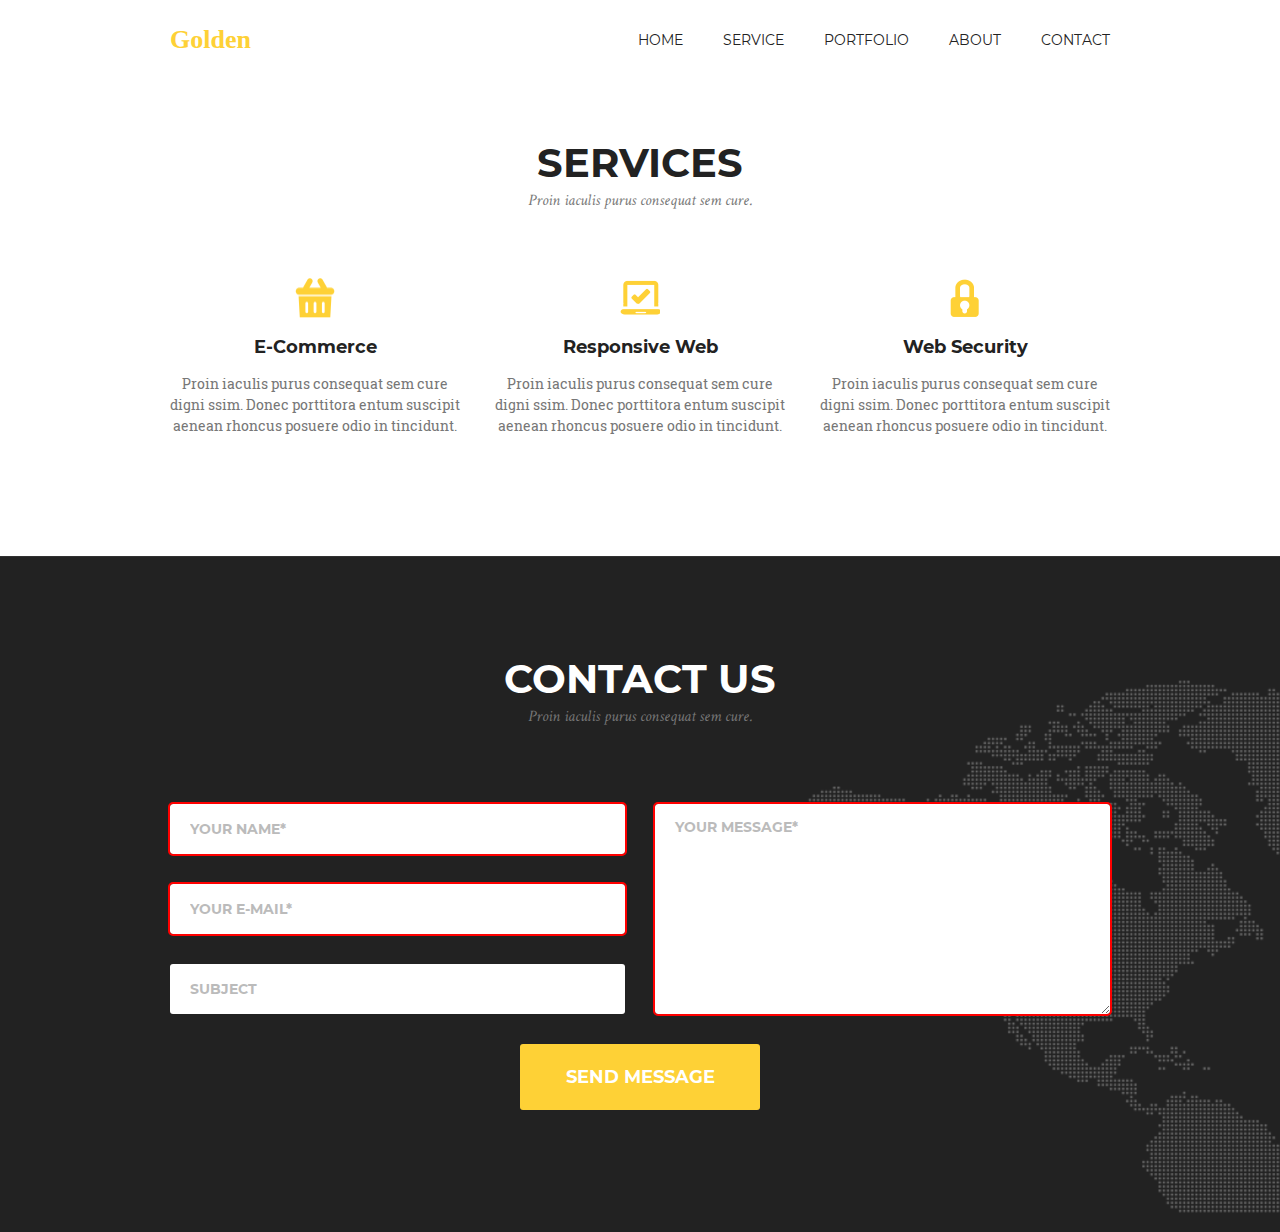
<file: module-7/index.html>
<!DOCTYPE html>
<html lang="en">
<head>
    <meta charset="UTF-8">
    <meta name="viewport" content="width=device-width, initial-scale=1.0">
    <meta http-equiv="X-UA-Compatible" content="ie=edge">
    <link rel="stylesheet" href="css/normalize.css">
    <link rel="stylesheet" href="css/style.css">
    <title>Homework7</title>
</head>

<body>
    <div class="wrapper">
        <header class="header container">
            <h1 class="logo"><a href="#" class="logo-link">Golden</a></h1>
            <nav class="navigation">
                <ul class="nav-list">
                    <li class="nav-item"><a href="#" class="nav-link">home</a></li>
                    <li class="nav-item"><a href="#" class="nav-link">service</a></li>
                    <li class="nav-item"><a href="#" class="nav-link">portfolio</a></li>
                    <li class="nav-item"><a href="#" class="nav-link">about</a></li>
                    <li class="nav-item"><a href="#" class="nav-link">contact</a></li>
                </ul>
            </nav>
        </header>
    

    <section class="service container">
            <h2 class="title-service">services</h2>
            <p class="text-service">Proin iaculis purus consequat sem cure.</p>
        <div class="our-work">
            <ul class="list-service">
                <li class="service-item">
                    <div class="circle">
                        <img src="img/service/commerce.png" alt="E-Commerce" width="40" height="40">
                    </div>
                        <h3 class="title-card">E-Commerce</h3>
                        <p class="text-card">Proin iaculis purus consequat sem cure 
                        digni ssim. Donec porttitora entum suscipit 
                        aenean rhoncus posuere odio in tincidunt.</p>
                </li>
                <li class="service-item">
                    <div class="circle">
                        <img src="img/service/responsive.png" alt="responsive" width="40" height="40">
                    </div>
                        <h3 class="title-card">Responsive Web</h3>
                        <p class="text-card">Proin iaculis purus consequat sem cure 
                        digni ssim. Donec porttitora entum suscipit 
                        aenean rhoncus posuere odio in tincidunt.</p>
                </li>
                <li class="service-item">
                    <div class="circle">
                        <img src="img/service/security.png" alt="security" width="40" height="40">
                    </div>
                        <h3 class="title-card">Web Security</h3>
                        <p class="text-card">Proin iaculis purus consequat sem cure 
                        digni ssim. Donec porttitora entum suscipit 
                        aenean rhoncus posuere odio in tincidunt.</p>
                </li>
            </ul>
        </div>
    </section>

    <section class="section-form">
        <div class="user-form  container">
            <div class="contact-us">
                <h2 class="title-contact">contact us</h2>
                <p class="text-contact">Proin iaculis purus consequat sem cure.</p>
            </div>
            <form action="#" class="form">
                <div class="all-input">
                    <div class="input-left">
                        <input type="text" class="input" placeholder="your name*" name="name" required>
                        <input type="email" class="input" placeholder="your e-mail*" name="email" required>
                        <input type="text" class="input" placeholder="subject" name="subject">
                    </div>
                    <textarea class="input input-message" name="message" rows="5" cols="45" placeholder="your message*" required></textarea>
                </div>
                    <button class="btn" type="submit">send message</button>
            </form>
        </div>
    </section>

</div>
</body>
</html>
</file>
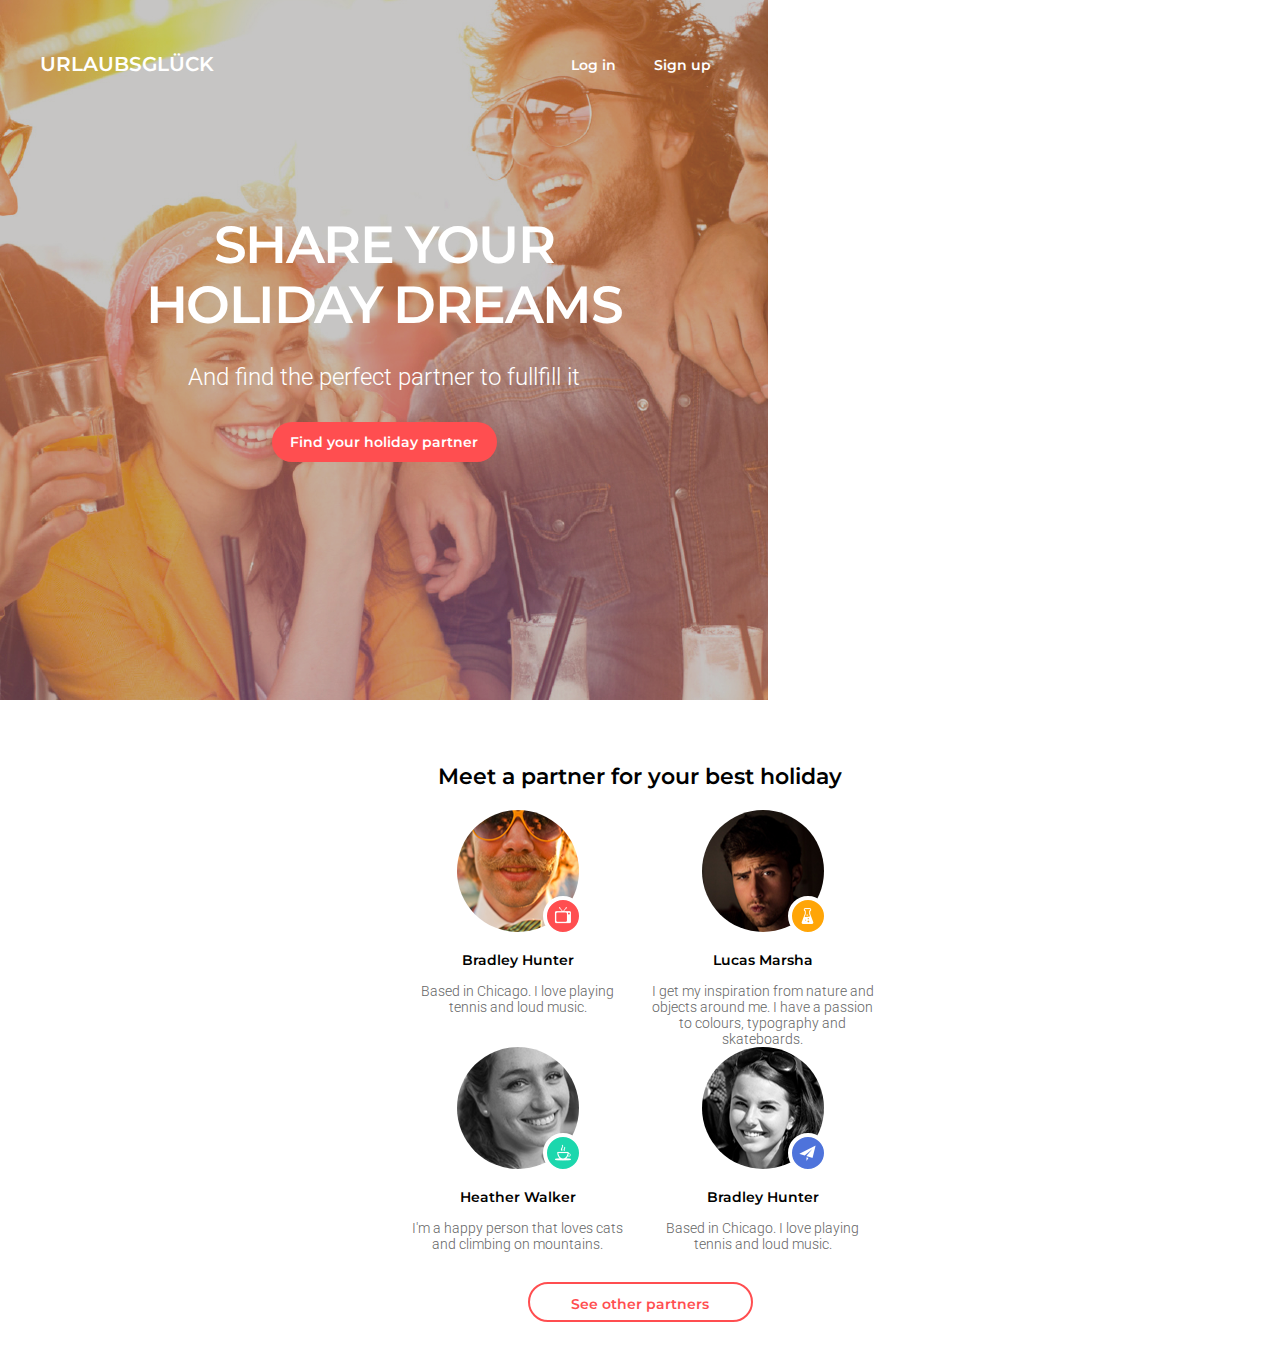
<file: module-8/index.html>
<!DOCTYPE html>
<html lang="en">
<head>
    <meta charset="UTF-8">
    <meta name="viewport" content="width=device-width, initial-scale=1.0">
    <meta http-equiv="X-UA-Compatible" content="ie=edge">
    <link rel="stylesheet" href="style/normalize.css">
    <link href="https://fonts.googleapis.com/css?family=Montserrat:700|Roboto:300&display=swap" rel="stylesheet"> 
    <link rel="stylesheet" href="style/style.css">
    <link rel="stylesheet" href="style/media.css">
    <title>Homework8</title>
</head>
<body>
   
    <div class="wrapper">

        <div class="banner">
            <div class="image-banner">
                <img class="img-bn" src="img/banner.png" alt="banner" width="1440" height="540">              
            </div>
            <div class="banner-block">
                <div class="logo-btn">
                    <div class="btn-block">
                        <button type="submit" class="button">Log in</button>
                        <button type="submit" class="button">Sign up</button>
                    </div>
                        <h1 class="logo">urlaubsglück</h1>
                </div>                
                <div class="container">
                    <h2 class="title">Share your <span>holiday dreams</span></h2>
                    <p class="title-text">And find the perfect partner
                    to fullfill it</p>           
                    <a href="#" class="link-find">Find your holiday partner</a>
                </div>
            </div> 
        </div>

        <section class="partners-block container">
            <h2 class="title-partner">Meet a partner for your
                    best holiday</h2>
            <div class="all-partners">
                <div class="partner">
                    <div class="img-partner hunter">
                        <img class="img-photo" src="img/photo/hunter.png" alt="Bradley Hunter" width="122" height="122">
                    </div>
                        <h3 class="name">Bradley Hunter</h3>
                        <p class="partner-text">Based in Chicago. I love playing tennis and loud music.</p>
                </div>
                <div class="partner">
                    <div class="img-partner marsha">
                        <img class="img-photo" src="img/photo/marsha.png" alt="Lucas Marsha" width="122" height="122">
                    </div>
                        <h3 class="name">Lucas Marsha</h3>
                        <p class="partner-text">I get my inspiration from nature and objects around me. I have a passion to colours, typography and skateboards.</p>
                    </div>
                <div class="partner">
                    <div class="img-partner walker">
                        <img class="img-photo" src="img/photo/walker.png" alt="Heather Walker" width="122" height="122">
                    </div>
                        <h3 class="name">Heather Walker</h3>
                        <p class="partner-text">I'm a happy person that loves cats and climbing on mountains.</p>
                </div>
                <div class="partner">
                    <div class="img-partner bradley">
                        <img class="img-photo" src="img/photo/bradley.png" alt="Bradley Hunter" width="122" height="122">
                    </div>
                        <h3 class="name">Bradley Hunter</h3>
                        <p class="partner-text">Based in Chicago. I love playing tennis and loud music.</p>
                </div>
            </div>
                    <a href="#" class="link-see">See other partners</a>
                </section>

    </div>

</body>
</html>
</file>
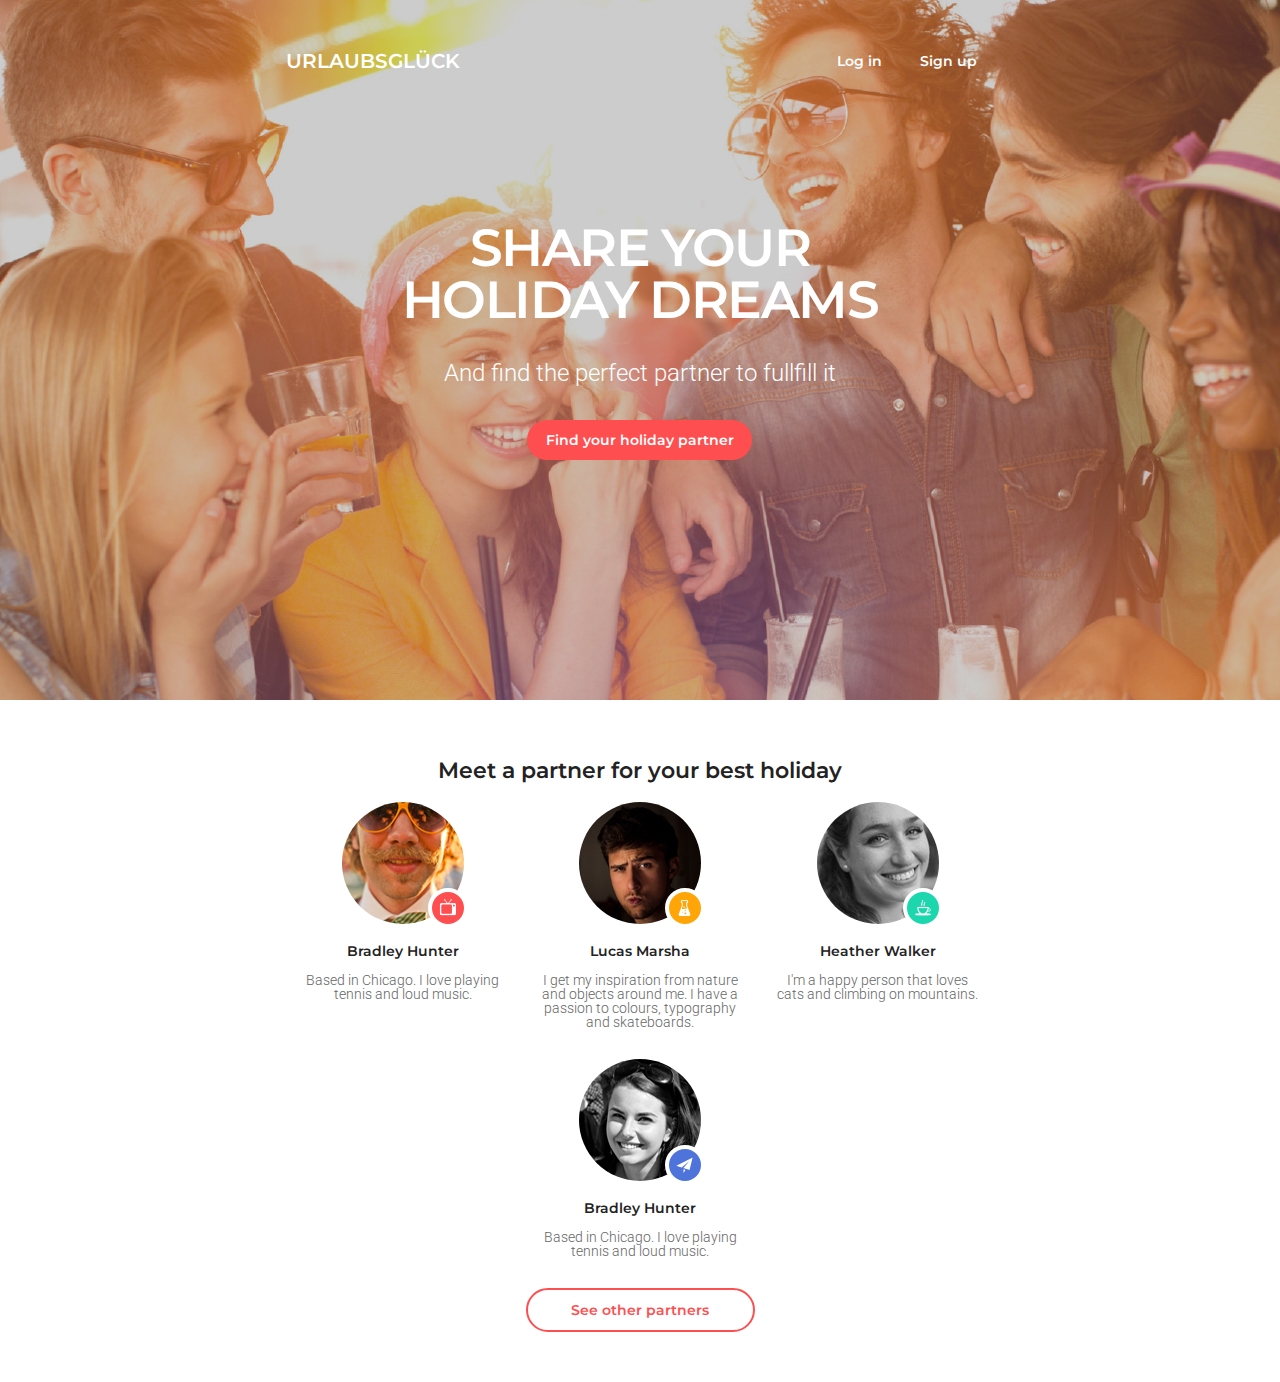
<file: module-9/index.html>
<!DOCTYPE html>
   <html lang="en">
   <head>
       <meta charset="UTF-8">
       <meta name="viewport" content="width=device-width, initial-scale=1.0">
       <meta http-equiv="X-UA-Compatible" content="ie=edge">
       <link rel="stylesheet" href="style/reset.css">
       <link href="https://fonts.googleapis.com/css?family=Montserrat:700|Roboto:300&display=swap" rel="stylesheet">
       <link rel="stylesheet" href="style/grid.css">
       <link rel="stylesheet" href="style/style.css">
       
       <title>Homework9</title>
   </head>
   <body>
<div class="wrapper">
       <div class="banner">
       <div class="container">
           <div class="row ">
               <div class="col-12">
                   <header class="masthead">
                        <div class="row justify-content-between logo-btn">
                            <div class="col-12 col-md-4 btn-block">
                                <button type="submit" class="button">Log in</button>
                                <button type="submit" class="button">Sign up</button>
                            </div>
                            <div class="col-12 col-md-4">
                                <h1 class="logo">urlaubsglück</h1>
                            </div>
                        </div>
                   </header>
               </div>
           </div>
       </div>
       <div class="container">
           <div class="row justify-content-center">
               <div class="col-12 col-md-8">
                    <h2 class="title">Share your <span>holiday dreams</span></h2>
                    <p class="title-text">And find the perfect partner
                    to fullfill it</p>           
                    <a href="#" class="link-find">Find your holiday partner</a>
               </div>
           </div>
       </div>
        </div>

        <div class="container">
                <div class="row">
                    <div class="col-12">
                        <section class="partners-block">
                                <div class="row justify-content-center">
                                    <div class="col-12">
                                        <h2 class="title-partner">Meet a partner for your
                                            best holiday</h2>
                                    </div>
                                    <div class="col-12">
                                        <div class="row partner-cards justify-content-center">

                                            <div class="col-12 col-md-4 col-xl-3">
                                                <div class="partner">
                                                    <div class="img-partner hunter">
                                                        <img class="img-photo" src="img/photo/hunter.png" alt="Bradley Hunter" width="122" height="122">
                                                    </div>
                                                        <h3 class="name">Bradley Hunter</h3>
                                                        <p class="partner-text">Based in Chicago. I love playing tennis and loud music.</p>
                                                </div>
                                            </div>

                                            <div class="col-12 col-md-4 col-xl-3">
                                                <div class="partner">
                                                    <div class="img-partner marsha">
                                                        <img class="img-photo" src="img/photo/marsha.png" alt="Lucas Marsha" width="122" height="122">
                                                    </div>
                                                        <h3 class="name">Lucas Marsha</h3>
                                                        <p class="partner-text">I get my inspiration from nature and objects around me. I have a passion to colours, typography and skateboards.</p>
                                                </div>
                                            </div>

                                            <div class="col-12 col-md-4 col-xl-3">
                                                <div class="partner">
                                                    <div class="img-partner walker">
                                                        <img class="img-photo" src="img/photo/walker.png" alt="Heather Walker" width="122" height="122">
                                                    </div>
                                                        <h3 class="name">Heather Walker</h3>
                                                        <p class="partner-text">I'm a happy person that loves cats and climbing on mountains.</p>
                                                </div>
                                            </div>

                                            <div class="col-12 col-md-4 col-xl-3">
                                                <div class="partner">
                                                    <div class="img-partner bradley">
                                                        <img class="img-photo" src="img/photo/bradley.png" alt="Bradley Hunter" width="122" height="122">
                                                    </div>
                                                        <h3 class="name">Bradley Hunter</h3>
                                                        <p class="partner-text">Based in Chicago. I love playing tennis and loud music.</p>
                                                </div>
                                            </div>
                                        </div>
                                        
                                                <a href="#" class="link-see">See other partners</a>
                                    </div>
                                </div>                          
                        </section>
                    </div>
                </div>           
        </div>
    </div>
   </body>
   </html>
</file>
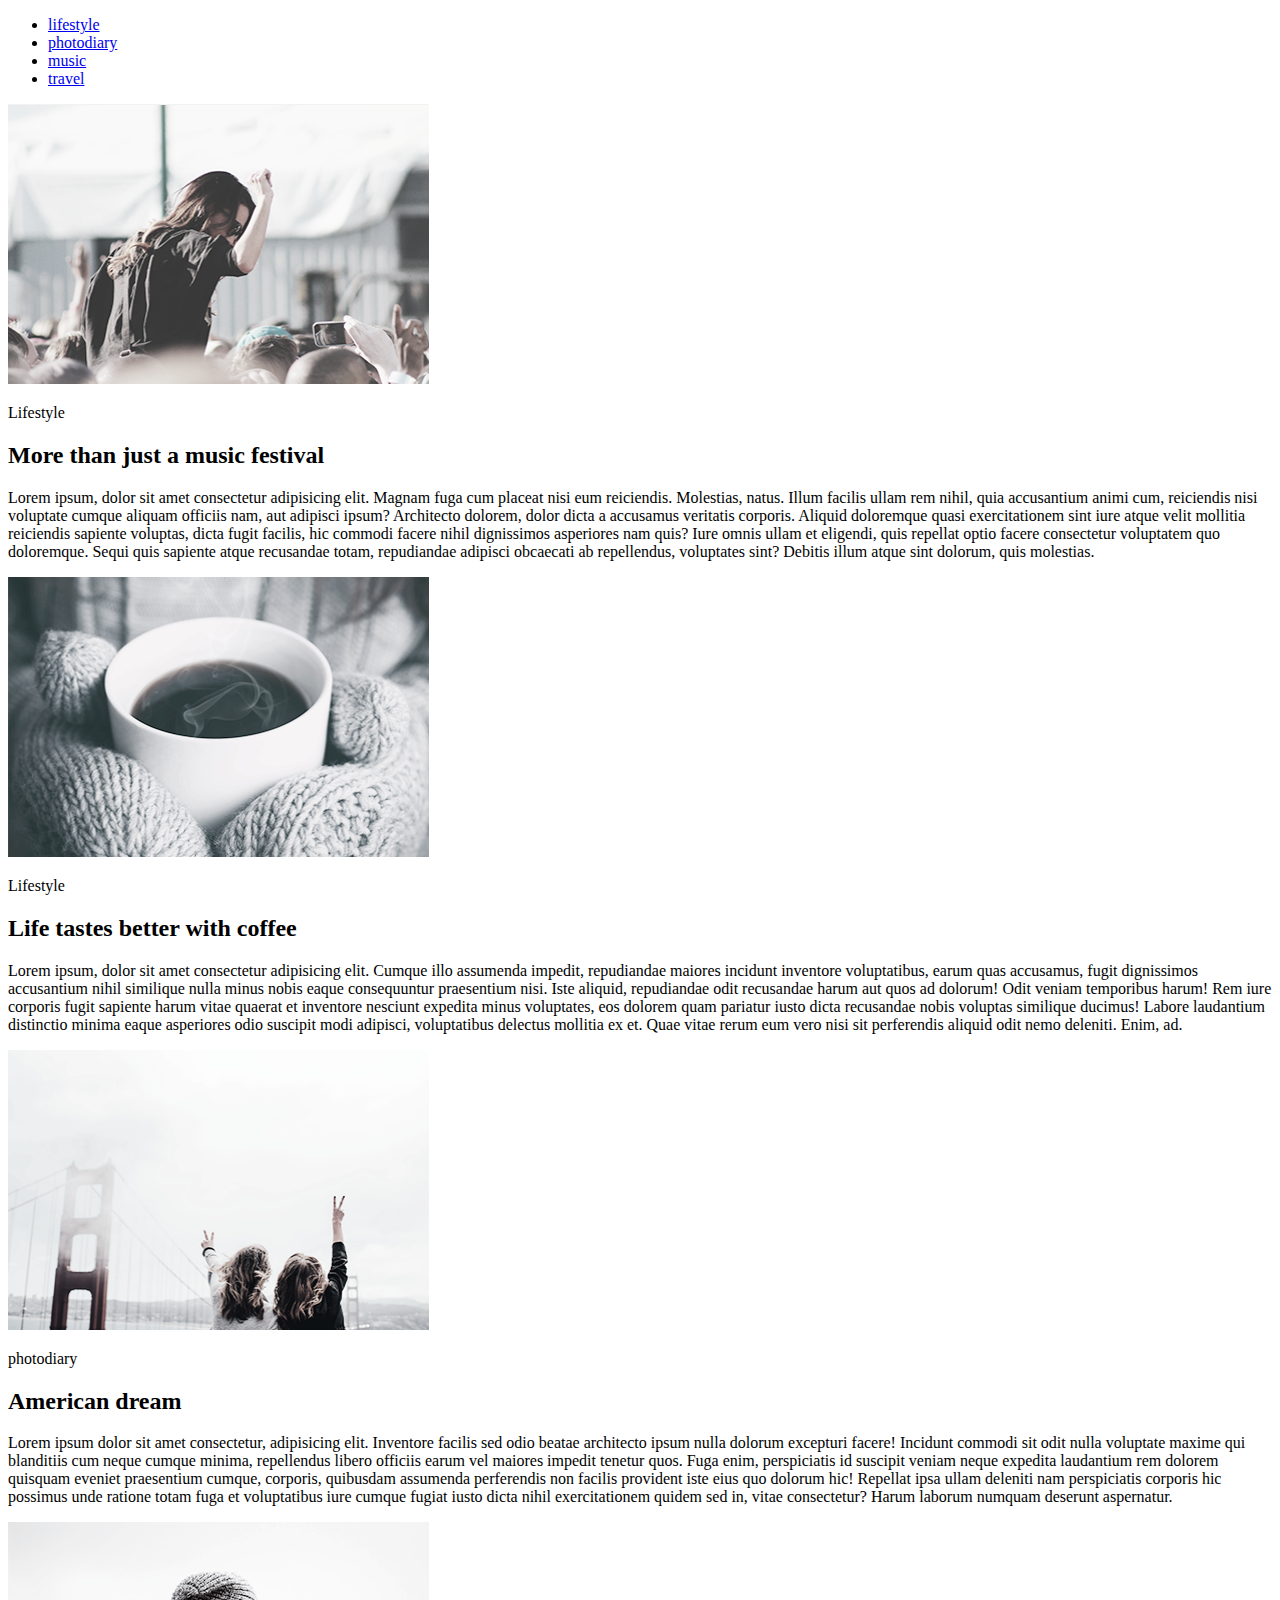
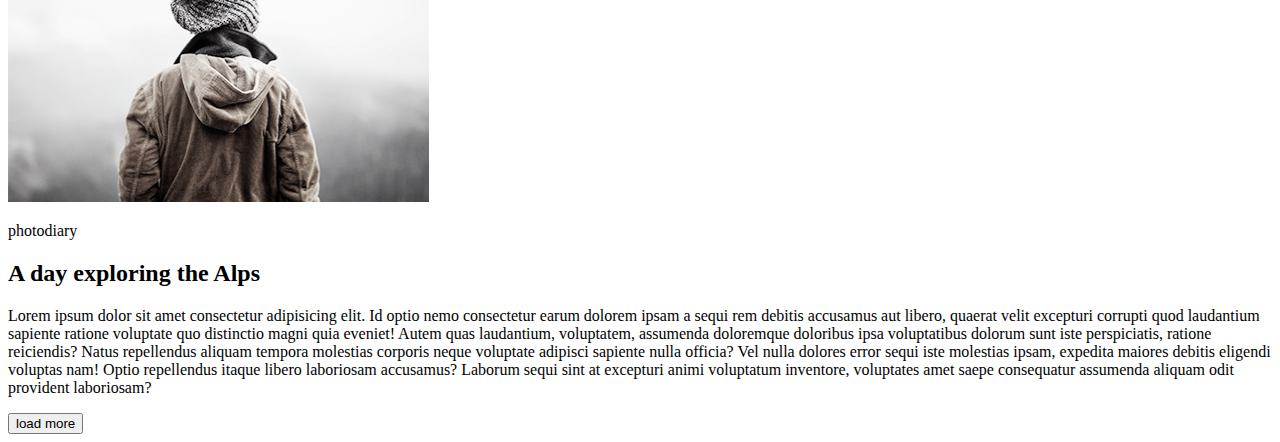
<file: module-1-2/homework1/index.html>
<!DOCTYPE html>
<html lang="en">
<head>
    <meta charset="UTF-8">
    <meta name="viewport" content="width=device-width, initial-scale=1.0">
    <meta http-equiv="X-UA-Compatible" content="ie=edge">
    <title>homework1</title>
</head>
<body>
<div>
    <div>
        <ul>
            <li><a href="#">lifestyle</a></li>
            <li><a href="#">photodiary</a></li>
            <li><a href="#">music</a></li>
            <li><a href="#">travel</a></li>
        </ul>
    </div>
   <article>
       <img src="img/lifestyle1.png" alt="girl" width="421" height="280">
       <p>Lifestyle</p>
       <h2>More than just a music festival</h2>
       <p>Lorem ipsum, dolor sit amet consectetur adipisicing elit. Magnam fuga cum placeat nisi eum reiciendis. Molestias, natus. Illum facilis ullam rem nihil, quia accusantium animi cum, reiciendis nisi voluptate cumque aliquam officiis nam, aut adipisci ipsum? Architecto dolorem, dolor dicta a accusamus veritatis corporis. Aliquid doloremque quasi exercitationem sint iure atque velit mollitia reiciendis sapiente voluptas, dicta fugit facilis, hic commodi facere nihil dignissimos asperiores nam quis? Iure omnis ullam et eligendi, quis repellat optio facere consectetur voluptatem quo doloremque. Sequi quis sapiente atque recusandae totam, repudiandae adipisci obcaecati ab repellendus, voluptates sint? Debitis illum atque sint dolorum, quis molestias.</p>
   </article>
   <article>
        <img src="img/lifestyle2.png" alt="coffe" width="421" height="280">
        <p>Lifestyle</p>
        <h2>Life tastes better with coffee</h2>
        <p>Lorem ipsum, dolor sit amet consectetur adipisicing elit. Cumque illo assumenda impedit, repudiandae maiores incidunt inventore voluptatibus, earum quas accusamus, fugit dignissimos accusantium nihil similique nulla minus nobis eaque consequuntur praesentium nisi. Iste aliquid, repudiandae odit recusandae harum aut quos ad dolorum! Odit veniam temporibus harum! Rem iure corporis fugit sapiente harum vitae quaerat et inventore nesciunt expedita minus voluptates, eos dolorem quam pariatur iusto dicta recusandae nobis voluptas similique ducimus! Labore laudantium distinctio minima eaque asperiores odio suscipit modi adipisci, voluptatibus delectus mollitia ex et. Quae vitae rerum eum vero nisi sit perferendis aliquid odit nemo deleniti. Enim, ad.</p>
    </article>
    <article>
        <img src="img/photodiary1.png" alt="life" width="421" height="280">
        <p>photodiary</p>
        <h2>American dream</h2>
        <p>Lorem ipsum dolor sit amet consectetur, adipisicing elit. Inventore facilis sed odio beatae architecto ipsum nulla dolorum excepturi facere! Incidunt commodi sit odit nulla voluptate maxime qui blanditiis cum neque cumque minima, repellendus libero officiis earum vel maiores impedit tenetur quos. Fuga enim, perspiciatis id suscipit veniam neque expedita laudantium rem dolorem quisquam eveniet praesentium cumque, corporis, quibusdam assumenda perferendis non facilis provident iste eius quo dolorum hic! Repellat ipsa ullam deleniti nam perspiciatis corporis hic possimus unde ratione totam fuga et voluptatibus iure cumque fugiat iusto dicta nihil exercitationem quidem sed in, vitae consectetur? Harum laborum numquam deserunt aspernatur.</p>
    </article>
    <article>
        <img src="img/photodiary2.png" alt="boy" width="421" height="280">
        <p>photodiary</p>
        <h2>A day exploring the Alps</h2>
        <p>Lorem ipsum dolor sit amet consectetur adipisicing elit. Id optio nemo consectetur earum dolorem ipsam a sequi rem debitis accusamus aut libero, quaerat velit excepturi corrupti quod laudantium sapiente ratione voluptate quo distinctio magni quia eveniet! Autem quas laudantium, voluptatem, assumenda doloremque doloribus ipsa voluptatibus dolorum sunt iste perspiciatis, ratione reiciendis? Natus repellendus aliquam tempora molestias corporis neque voluptate adipisci sapiente nulla officia? Vel nulla dolores error sequi iste molestias ipsam, expedita maiores debitis eligendi voluptas nam! Optio repellendus itaque libero laboriosam accusamus? Laborum sequi sint at excepturi animi voluptatum inventore, voluptates amet saepe consequatur assumenda aliquam odit provident laboriosam?</p>
        </article>
        <button>load more</button>
    </div>
</body>
</html>
</file>
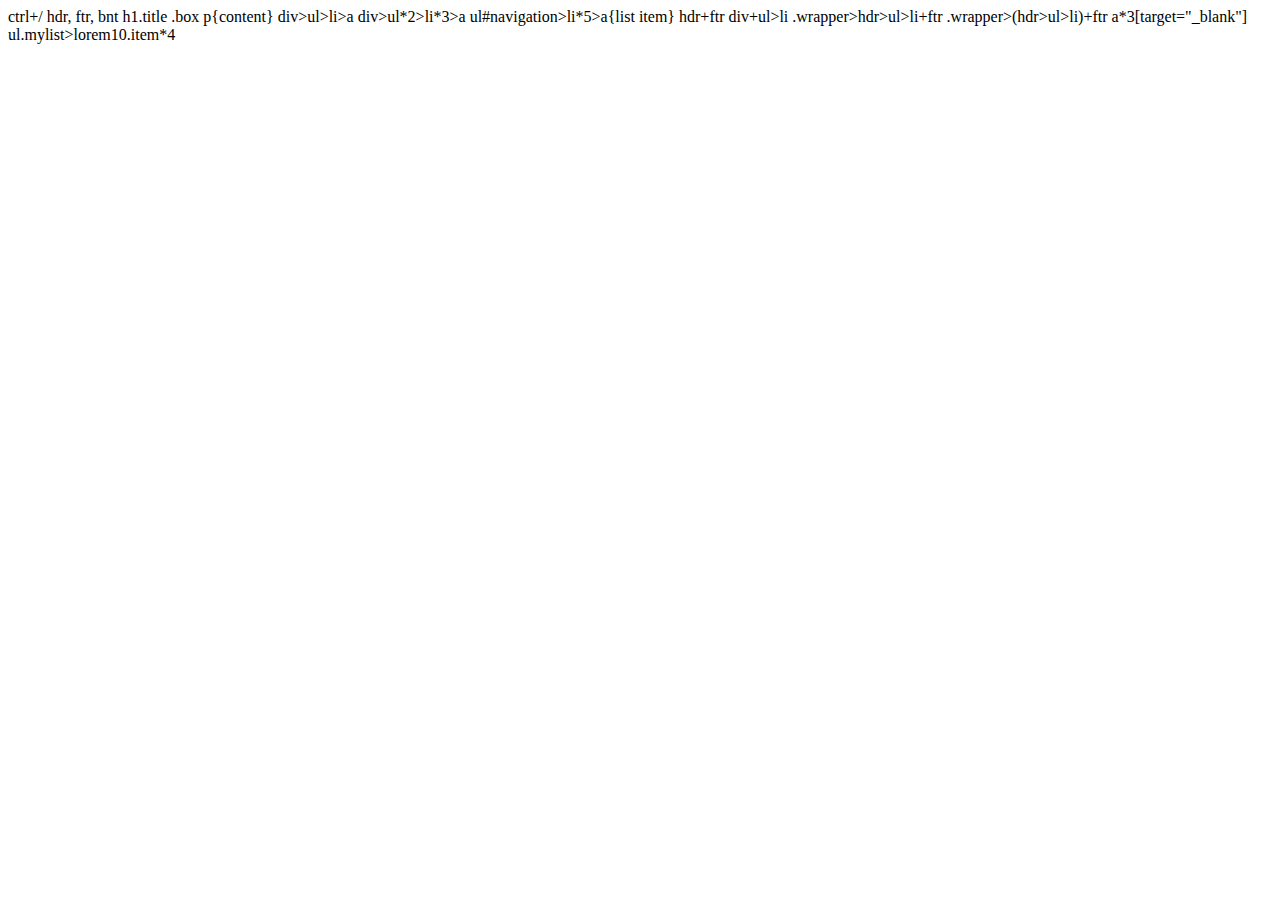
<file: emmet.html>
<!DOCTYPE html>
<html lang="en">
<head>
    <meta charset="UTF-8">
    <meta name="viewport" content="width=device-width, initial-scale=1.0">
    <meta http-equiv="X-UA-Compatible" content="ie=edge">
    <title>Document</title>
</head>
<body>


ctrl+/
<!-- закомментировать строку -->

hdr, ftr, bnt 
<!-- сокращения

<header></header>
<footer></footer>
<button></button> -->

h1.title 
<!--создавать классы 

<h1 class="title"></h1> -->

.box 
<!-- по умолчанию создается DIV

<div class="box"></div> -->

p{content} 
<!-- создает контент

<p>content</p> -->

div>ul>li>a 
<!-- <div>
    <ul>
        <li><a href=""></a></li>
    </ul>
</div> -->

div>ul*2>li*3>a 
<!-- <div>
    <ul>
        <li><a href=""></a></li>
        <li><a href=""></a></li>
        <li><a href=""></a></li>
    </ul>
    <ul>
        <li><a href=""></a></li>
        <li><a href=""></a></li>
        <li><a href=""></a></li>
    </ul>
</div> -->

ul#navigation>li*5>a{list item} 
<!-- <ul id="navigation">
    <li><a href="">list item</a></li>
    <li><a href="">list item</a></li>
    <li><a href="">list item</a></li>
    <li><a href="">list item</a></li>
    <li><a href="">list item</a></li>
</ul> -->

hdr+ftr 
<!-- 1. "соседи" - теги, которые стоят на одном уровне

<header></header>
<footer></footer> -->

div+ul>li 
<!-- 2. "соседи" - теги, которые стоят на одном уровне

<div></div>
<ul>
    <li></li>
</ul> -->

        .wrapper>hdr>ul>li+ftr
        <!-- "группировка" - это первый пример НЕПРАВИЛЬНЫЙ

        <div class="wrapper">
            <header>
                <ul>
                    <li></li>
                    <footer></footer>
                </ul>
            </header>
        </div> -->

        .wrapper>(hdr>ul>li)+ftr
        <!-- "группировка" - второй пример ПРАВИЛЬНЫЙ 

        <div class="wrapper">
            <header>
                <ul>
                    <li></li>
                </ul>
            </header>
            <footer></footer>
        </div> -->

a*3[target="_blank"] 
<!-- атрибуты - когда нужно задать атрибут 

<a href="" target="_blank"></a>
<a href="" target="_blank"></a>
<a href="" target="_blank"></a> -->

ul.mylist>lorem10.item*4 
<!-- создает указанное количество абсолютно разных текстов( в данном случае из 10 слов) 
    
    <ul class="mylist">
    <li class="item">Lorem ipsum, dolor sit amet consectetur adipisicing elit. Assumenda, eligendi?</li>
    <li class="item">Voluptas repudiandae ratione libero fugiat obcaecati consequatur enim incidunt laborum.</li>
    <li class="item">Debitis odio minus doloribus beatae quia hic sapiente distinctio magni!</li>
    <li class="item">Nesciunt earum magnam amet qui natus vero, asperiores ipsum animi?</li>
</ul> -->


</body>
</html>
</file>
<file: module-10/style/style.css>
* {
    margin: 0;
    padding: 0;
    -webkit-box-sizing: border-box;
            box-sizing: border-box;
} 

.container {
    width: 1200px;
    margin: 0 auto;
}

.banner {
    display: block;
    width: 1920px;
    height: 1000px;
    background-size: cover;
    margin-bottom: 80px;
    background: -webkit-gradient( linear, left top, left bottom, from(rgba(243,129,129, 0.9)), to(rgba(252,227,138, 0.9))), url(../img/banner.png) no-repeat;
    background: -o-linear-gradient( rgba(243,129,129, 0.9), rgba(252,227,138, 0.9)), url(../img/banner.png) no-repeat;
    background: linear-gradient( rgba(243,129,129, 0.9), rgba(252,227,138, 0.9)), url(../img/banner.png) no-repeat;
}

.header {
    display: -webkit-box;
    display: -ms-flexbox;
    display: flex;
    -webkit-box-pack: justify;
        -ms-flex-pack: justify;
            justify-content: space-between;
    -webkit-box-align: center;
        -ms-flex-align: center;
            align-items: center;
    margin-bottom: 120px;
}

.logo {
    font-family: 'Montserrat', sans-serif;
    font-weight: 700;
    font-size: 30px;   
}

.nav-list_item {
    position: relative;
    display: inline-block;
    text-transform: uppercase;
    font-family: 'Montserrat', sans-serif;
    font-weight: 400;
    font-size: 14px;
}

.nav-list_item--icon {
    position: relative;
    display: inline-block;
}

.nav-list_item--icon:not(:last-child),
.nav-list_item {
    margin-right: 55px;
}

.link {
    text-decoration: none;
    color: #ffffff;
}

.menu-icon {
    display: inline-block;
    width: 20px;
    height: 20px;
    fill: #ffffff;
  }

  .icon-link {
    display: -webkit-box;
    display: -ms-flexbox;
    display: flex;
    -webkit-box-align: center;
        -ms-flex-align: center;
            align-items: center;
    -webkit-box-pack: center;
        -ms-flex-pack: center;
            justify-content: center;
    width: 30px;
    height: 30px;
    border: none;
  }

.menu-icon:hover {
fill: rgb(252,227,138);
}

.list-item:hover ::after {
    content: "";
    display: table;
    clear: both;
    position: absolute;
    background-color: rgb(252,227,138);
    margin-top: 12px;
    width: 100%;
    height: 3px;
}

.nav-list {
    display: -webkit-box;
    display: -ms-flexbox;
    display: flex;
    -webkit-box-align: center;
        -ms-flex-align: center;
            align-items: center;
}

.nav-list_link:hover {
    color: rgb(252,227,138);
}

.banner-text {
text-align: center;
line-height: 8em;
}

.banner-text_title {
    font-family: 'Kaushan Script', cursive;
    font-weight: 400;
    color: #ffffff;
    font-size: 72px;
}

.banner-text_title--span {
    display: block;
    font-family: 'Montserrat', sans-serif;
    font-weight: 700;
    font-size: 150px;
    text-transform: uppercase;
    margin-top: 15px;
}

.span {
    display: block;
}

.banner-button {
    background-color: transparent;
    border: 3px solid #ffffff;
    color: #ffffff;
    text-transform: uppercase;
    width: 160px;
    height: 40px;
    font-size: 14px;
    font-family: 'Montserrat', sans-serif;
    font-weight: 700;
    margin-top: 100px;
}

.service-title, 
.team-title {
    text-align: center;
    line-height: 40px;
    font-size: 24px;
    font-family: 'Kaushan Script', cursive;
    font-weight: 400;
    color: rgb(51, 51, 51);
}

.team-title::after,
.service-title::after {
    content: "";
    display: table;
    clear: both;
    background-color: #f38181;
    width: 60px;
    height: 3px;
    margin: 42px auto; 
}

.service-title_span,
.team-title_span {
    display: block;
    text-transform: uppercase;
    font-size: 30px;
    font-family: 'Montserrat', sans-serif;
    font-weight: 700;
    color: rgb(51, 51, 51);
}

.service-list {
    display: -webkit-box;
    display: -ms-flexbox;
    display: flex;
    -ms-flex-wrap: wrap;
        flex-wrap: wrap;
    -webkit-box-pack: justify;
        -ms-flex-pack: justify;
            justify-content: space-between;
}

.service-list_item {
    display: -webkit-box;
    display: -ms-flexbox;
    display: flex;
    width: 380px;
    margin-bottom: 90px;
}

.service-list_item--icon {
margin: 30px;
fill: rgb(149, 225, 211); 
}

.service-list_item--title {
    margin-top: 22px;
    margin-bottom: 15px;
    text-transform: uppercase;
    font-size: 14px;
    font-family: 'Montserrat', sans-serif;
    font-weight: 400;
    color: rgb(51, 51, 51);
}

.service-list_item--description {
    font-size: 15px;
    font-family: 'Roboto', sans-serif;
    font-weight: 400;
    color: rgb(153, 153, 153);
    line-height: 1.8;
}

.team-description {
    font-size: 15px;
    width: 980px;
    margin: 0 auto;
    text-align: center;
    display: block;
    font-family: 'Roboto', sans-serif;
    font-weight: 400;
    color: rgb(153, 153, 153);
    line-height: 1.8;
}

.our-team {
    padding-top: 95px;
    display: -webkit-box;
    display: -ms-flexbox;
    display: flex;
    -webkit-box-pack: justify;
        -ms-flex-pack: justify;
            justify-content: space-between;
}

.team-card {
    width: 380px;
    position: relative;
}

img {
    display: block;
}

.team-list_item--text {
    text-align: center;
    line-height: 1.7;
    padding-top: 30px;
    padding-bottom: 80px;
}

.team-list_item--name {
    text-transform: uppercase;
    font-size: 14px;
    font-family: 'Montserrat', sans-serif;
    font-weight: 400;
    color: rgb(51, 51, 51);
}

.team-list_item--description {
    font-size: 15px;
    font-family: 'Roboto', sans-serif;
    font-weight: 300;
    font-style: italic;
    color: rgb(153, 153, 153);
}

.team-card:hover .overlay {
    opacity: 1;
    -webkit-transition-duration: 200ms;
         -o-transition-duration: 200ms;
            transition-duration: 200ms;
    -webkit-transition-timing-function: linear;
         -o-transition-timing-function: linear;
            transition-timing-function: linear;
}
.team-card_overlay {
    position: relative;
} 

.team-card_overlay:hover {
    -webkit-transform: translate(-10px, -10px);
        -ms-transform: translate(-10px, -10px);
            transform: translate(-10px, -10px);
    -webkit-transition-duration: 200ms;
         -o-transition-duration: 200ms;
            transition-duration: 200ms;
    -webkit-transition-timing-function: linear;
         -o-transition-timing-function: linear;
            transition-timing-function: linear;
    -webkit-box-shadow: 10px 10px 0 rgb(149, 225, 211);
            box-shadow: 10px 10px 0 rgb(149, 225, 211); 
}

.overlay {
    display: -webkit-box;
    display: -ms-flexbox;
    display: flex;
    position: absolute;
    background-image: -webkit-gradient( linear, left top, left bottom, from(rgba(243,129,129,0.9)), to(rgba(252,227,138,0.9)));
    background-image: -o-linear-gradient( rgba(243,129,129,0.9) 0%, rgba(252,227,138,0.9) 100%);
    background-image: linear-gradient( rgba(243,129,129,0.9) 0%, rgba(252,227,138,0.9) 100%);
    -webkit-box-pack: center;
        -ms-flex-pack: center;
            justify-content: center;
    -webkit-box-align: center;
        -ms-flex-align: center;
            align-items: center;
    top: 0;
    left: 0;
    right: 0;
    bottom: 0;
    opacity: 0;
}

.team-list-socials {
    display: -webkit-box;
    display: -ms-flexbox;
    display: flex;
    margin: 0;
    padding: 0;
    list-style: none;
  }
  
  .team-list-item {
    margin-right: 1px;
  }
  
  .team-list-item:last-child {
    margin-right: 0;
  }
  
  .team-link {
    display: -webkit-box;
    display: -ms-flexbox;
    display: flex;
    -webkit-box-pack: center;
        -ms-flex-pack: center;
            justify-content: center;
    -webkit-box-align: center;
        -ms-flex-align: center;
            align-items: center;
    width: 55px;
    height: 55px;
    border: none;
    background-color: #fce38a;
  }
  
  .team-link:hover {
    background-color: #f38181;
  }
  
  .team-icon {
    display: inline-block;
    width: 30px;
    height: 30px;
    fill: #f38181;
  }

  .team-link:hover .team-img {
    fill: #ffffff;
  }

.team::after {
    content: "";
    display: table;
    clear: both;
    background-color: rgb(229, 229, 229);   
    width: 1200px;
    height: 1px;
}

.footer {
    height: 64px;
    display: -webkit-box;
    display: -ms-flexbox;
    display: flex;
    -webkit-box-pack: justify;
        -ms-flex-pack: justify;
            justify-content: space-between;
    -webkit-box-align: center;
        -ms-flex-align: center;
            align-items: center;
}

.footer-link {
    color: #f38181;
}

.footer-info {
    font-size: 14px;
    padding-left: 25px;
    font-family: 'Montserrat', sans-serif;
    font-weight: 400;
    color: rgb(51, 51, 51);
}

.footer-form {
    display: -webkit-box;
    display: -ms-flexbox;
    display: flex;
}

.footer-form_button {
    text-transform: uppercase;
    font-size: 14px;
    background-color: rgb(149, 225, 211);
    width: 150px;
    height: 40px;
    border: none;
    font-family: 'Montserrat', sans-serif;
    font-weight: 700;
    color: rgb(255, 255, 255);
}
  
.footer-form_input {
    padding-left: 10px;
    width: 234px;
    height: 40px;
    border: 1px solid rgb(231, 231, 231); 
    border-right: none;
}
  
.footer-form_input::-webkit-input-placeholder {
    color: rgb(204, 204, 204);
    font-family: 'Roboto', sans-serif;
    font-weight: 300;
    font-style: italic;
    font-size: 14px;
}
  
.footer-form_input::-moz-placeholder {
    color: rgb(204, 204, 204);
    font-family: 'Roboto', sans-serif;
    font-weight: 300;
    font-style: italic;
    font-size: 14px;
}
  
.footer-form_input:-ms-input-placeholder {
    color: rgb(204, 204, 204);
    font-family: 'Roboto', sans-serif;
    font-weight: 300;
    font-style: italic;
    font-size: 14px;
}
  
.footer-form_input::-ms-input-placeholder {
    color: rgb(204, 204, 204);
    font-family: 'Roboto', sans-serif;
    font-weight: 300;
    font-style: italic;
    font-size: 14px;
}
  
.footer-form_input::placeholder {
    color: rgb(204, 204, 204);
    font-family: 'Roboto', sans-serif;
    font-weight: 300;
    font-style: italic;
    font-size: 14px;
}

@media (min-resoluion: 192dpi), (min-resoluion: 2dppx) {
    .banner {
    background: url(../img/banner@2x.png) no-repeat;
}
}
</file>
<file: module-3/css/style.css>
* {
    margin: 0;
    padding: 0;
    box-sizing: border-box;
} 

.wrapper {
    width: 900px;
    margin: auto;
    font-family: 'Playfair Display', serif;
    color: #626262;
    padding-bottom: 70px;
}

.nav {
    text-align: center;
}

.list{
    list-style: none; 
    display: inline-block;
    font-size: 14px;
    text-transform: uppercase;
    margin-right: 100px;
    margin-top: 78px;
    margin-bottom: 104px;
}

.list:last-child {
    margin-right: 0;
}

a {
    text-decoration: none; 
    color: #626262;
}

a:hover {
    color: #03a9f4;  
}

.posts {
    letter-spacing: -0.5px;
    margin-bottom: 57px;
}

.article {
    display: inline-block;
    width: 420px;
    margin-right: 56px;
    margin-bottom: 136px;
}

.article:nth-child(even) {
    margin-right: 0;
}

.article:nth-last-child(-n+2) {
    margin-bottom: 0;
}
.alt {
    text-transform: uppercase;
    margin-top: 32px;
    font-size: 14px;
    font-family: 'Ubuntu', sans-serif;
    color: #b4ad9e;
}

.title {
    font-size: 30px;
    margin-top: 36px;
    font-family: 'Playfair Display', serif;
}

.paragraph {
    font-size: 14px;
    margin-top: 44px;
    line-height: 1.714;
    text-align: left;
    font-family: 'Playfair Display', serif;
}

.button {
    display: block;
    height: 60px;
    width: 164px;
    font-size: 20px;
    font-family: 'Playfair Display', serif;
    color: #626262;
    border: 2px solid #626262;
    background: #ffffff;
    margin: 0 auto;
}
</file>
<file: module-4/css/style.css>
* {
    margin: 0;
    padding: 0;
    box-sizing: border-box;
} 

.wrapper {
    width: 1110px;
    margin: auto;
}

.header {
    padding-top: 38px;
}
  
.logo {
    float: left;
    text-transform: uppercase;
    line-height: 1.067;
    font-family: 'Roboto', sans-serif;
    font-weight: 300;
    color: rgb(81, 81, 81);
    font-weight: lighter;
    font-size: 30px;
    margin: 0 auto;
}

.logo::first-letter {
    color: rgb(26, 188, 156);
    font-family: 'Roboto', sans-serif;
    font-weight: 900;
}

.nav {
    float: right;
    padding-top: 5px;
}

.list {
    display: inline-block;
    margin: 0 auto;
    text-transform: uppercase;
    font-size: 14px;
    font-family: 'Open Sans', sans-serif;
    font-weight: 700;
    line-height: 0.786;
    margin-right: 30px;
}

a {
    text-decoration: none;
    color: rgb(47, 35, 35);
}

.list:last-child {
    margin-right: 0;
}

.menu:hover {
    color: rgb(26, 188, 156);
}

.section {
    padding-top: 105px;
}

.title {
    text-transform: uppercase;
    text-align: center;
    font-size: 48px;
    font-family: 'Roboto', sans-serif;
    font-weight: 900;
    color: rgb(81, 81, 81);
}

.title:after {
    content: "";
    display: table;
    clear: both;
    width: 164px;
    height: 7px;
    background: rgb(78, 198, 171);
    margin: 32px auto;
}

.card {
    width: 255px;
    float: left;
    background-color: rgb(233, 240, 253);
    margin-right: 30px;
    margin-bottom: 30px;
    display: block;
}

.card:hover .name-price {
    background: rgb(78, 198, 171);
}

.card-block,
.news-block {
    margin-top: 92px;
}

.clearfix::after {
    content: "";
    display: table;
    clear: both;
  }

.card:nth-child(4n) {
    margin-right: 0;
}

.card:nth-last-child(-n+4) {
    margin-bottom: 0;
}  

.link-name {
    color: rgb(255, 255, 255); 
}
.name-price {
    background: rgb(50, 50, 50);
    font-family: 'Roboto', sans-serif;
    font-weight: 900;
}

.name {
    float: left; 
    text-transform: uppercase;
    font-size: 18px;
    padding: 10px;
}

.price {
    float: right;
    color: rgb(255, 255, 255); 
    width: 54px;
    background: rgba(255, 255, 255, 0.44);
    font-size: 18px;
    padding: 10px;
}

.news {
    float: left;
    margin-right: 30px;
    width: 350px;
}

.news:last-child {
    margin-right: 0;
}

.title-news {
    font-size: 18px;
    font-family: 'Open Sans', sans-serif;
    font-weight: 600;
    color: rgb(85, 82, 82);
    line-height: 1.444;
}

.title-news::after {
    content: "";
    display: table;
    clear: both;
    width: 136px;
    height: 3px;
    background-color: rgb(78, 198, 171);
    margin-top: 15px;
    margin-bottom: 32px;
}

.paragraph {
    font-size: 14px;
    font-family: 'Open Sans', sans-serif;
    text-align: justify;
    color: rgb(85, 82, 82);
    line-height: 1.857;
    letter-spacing: -0.2px;
}

.button {
    display: inline-block;
    text-decoration: none;
    color: #ffffff;
    text-align: center;
    padding: 15px 0;
    border-radius: 3px;
    background: rgb(78, 198, 171);
    width: 160px;
    height: 51px;
    margin-top: 18px;
    margin-bottom: 82px;
    font-family: 'Open Sans', sans-serif;
    font-size: 16px;
    font-weight: 300;
}
</file>
<file: module-5/css/style.css>
* {
    margin: 0;
    padding: 0;
    box-sizing: border-box;
} 

.header {
    padding-top: 38px;
    padding-bottom: 32px;
}

.container {
    width: 1110px;
    margin: auto;
}

.clearfix::after {
    content: "";
    display: table;
    clear: both;
}
  
.logo {
    float: left;
    margin: 0;
    text-transform: uppercase;
    font-size: 30px;
    font-weight: 300;
    font-family: 'Roboto', sans-serif;
}

.logo-link {
    color: rgb(81, 81, 81);
}

.logo::first-letter {
    font-weight: 900;
    font-family: 'Roboto', sans-serif;
    color: rgb(26, 188, 156);
}

a {
    text-decoration: none;
    color: rgb(0, 0, 0);
}

.navigation {
    float: right;
    padding-top: 10px;
}

.list {
    display: inline-block;
    font-size: 14px;
    text-transform: uppercase;
    margin-right: 30px;
    font-weight: 700;
    font-family: 'Open Sans', sans-serif;
}

.menu:hover {
    color: rgb(26, 188, 156);
}

.list:last-child {
    margin-right: 0;
}

img {
    display: block;
}

.slider {
    margin: auto;
    position: relative;
}

.banner {
    width: 100%;
    height: 600px;
    object-fit: cover;   
}

.slider::before {
    content: '';
    position: absolute;
    background-color: rgba(0, 0, 2, 0.55);
    right: 0;
    bottom: 0;
    top: 0;
    left: 0;
    opacity: 1;   
}    

.tours {
    top: 50%;
    left: 50%;
    position: absolute;
    transform: translate(-50%, -50%);
    text-align: center;
}

.left {
    float: left;
}

.right {
    float: right;
}

.slider-btn {
    display: inline-block;
    background-color: rgba(78, 198, 171, 0.65);
    border: none;
}

.slider-btn:hover {
    background-color: rgb(26, 188, 156);
}

.overlay-text {
    display: inline-block;
    text-transform: uppercase;
    color: white;
    line-height: 1.2;
    text-align: inherit;
}

.slider-title {
    font-size: 60px;
    font-weight: 900;
    font-family: 'Roboto', sans-serif;
}

.slider-text {
    text-align: left;
    font-size: 24px;
    font-family: 'Roboto', sans-serif;
    font-weight: 300;
} 

.collection {
    padding-top: 100px;
    padding-bottom: 100px;
    background-color: rgb(233, 240, 253);  
}

.new-title {
    text-align: center;
    font-size: 48px;
    text-transform: uppercase;
    margin-bottom: 80px;
    color: rgb(81, 81, 81);
    font-weight: 900;
    font-family: 'Roboto', sans-serif;
}

.new-title::after {
    content: "";
    display: table;
    clear: both;
    background-color: rgb(26, 188, 156);
    width: 164px;
    height: 7px;
    margin: 32px auto;
}

.products {
    margin: auto;
}

.card {
    position: relative;
    float: left;
    margin-right: 30px;
    width: 255px;
}

.card:last-child {
    margin-right: 0;
}

.overlay-img {
    position: relative;
}

.btn {  
    width: 48px;
    height: 48px;
    border: 1px solid white;
    background-color: transparent;
    margin-right: 6px;
}

.btn:hover {
    background-color: rgb(26, 188, 156);
    border-color: rgb(26, 188, 156);
}

.btn-heart {
    background-image: url(../img/icons/heart.png);
}

.btn-arrow {
    background-image: url(../img/icons/arrows.png);
}

.btn-clock {
    background-image: url(../img/icons/clock.png);
    margin-right: 0;
}

.btn-product {  
    background-color: rgb(50, 50, 50);
    border: 1px solid white;
    width: 164px;
    height: 48px;
    color: white; 
    margin-top: 8px;
    font-size: 14px;
    text-transform: uppercase;    
    font-family: 'Open Sans', sans-serif;
    font-weight: 400;  
}

.btn-cart {
    background-image: url(../img/icons/cart.png);
    background-repeat: no-repeat;
    padding-left: 35px;
}

.overlay-btn {
    position: absolute;
    top: 50%; 
    left: 50%; 
    transform: translate(-50%, -50%);
}

.name-price {
    background-color: rgb(50, 50, 50);
    color: white;
    width: 100%;
    font-size: 18px;
    text-transform: uppercase;
    font-weight: 900;
    font-family: 'Roboto', sans-serif;
}

.name {
    float: left;
    padding: 10px;   
}

.link-name {
    color: white;
}

.price {
    float: right;
    width: 54px;
    height: 45px;
    background-color: rgba(255, 255, 255, 0.44);
    text-align: center;
    line-height: 45px;
    font-size: 18px;
}

.card:hover .name-price {
    background: rgb(26, 188, 156);
}

.overlay {
    display: block;
    background-color: rgba(0, 0, 0, 0.55);
    position: absolute;
    left: 10px;
    top: 10px;
    right: 10px;
    bottom: 10px;
    opacity: 0;
}  

.card:hover .overlay {
    opacity: 1;
}

.footer {
    background-color: rgb(50, 50, 50);
    height: 88px;
    text-align: center;
    line-height: 88px;    
}

.info {
    display: inline-block;
    color: white;
    font-size: 16px;
    font-weight: 400;
    font-family: 'Open Sans', sans-serif;
}

.span {
    color: rgb(26, 188, 156);
}
</file>
<file: module-6/css/style.css>
* {
    margin: 0;
    padding: 0;
    box-sizing: border-box;
} 

.wrapper {
    width: 1200px;
    margin: 0 auto;
}

.header {
    min-height: 80px;
   align-items: center;
   /* background: red; */
} 

a {
    text-decoration: none;
    color: #95e1d3;
}

.logo {
    font-family: 'Montserrat', sans-serif;
    font-weight: 700;
    font-size: 30px;
}

.logo,
.nav-list,
.header {
    margin: 0;
    padding: 0;
    list-style: none;
    display: flex;
    justify-content: space-between;

}

.navigation {
    justify-content: space-between;
}

.nav-list {
    display: flex;
}

.list-item {
    position: relative;
    margin-right: 55px;
    text-transform: uppercase;
    color: #95e1d3;
    font-family: 'Montserrat', sans-serif;
    font-weight: 400;
    font-size: 14px;
}

.list-item:last-child {
    margin-right: 0;
}

.list-item:hover ::after {
    content: "";
    display: table;
    clear: both;
    position: absolute;
    background-color: #f38181;
    transition-duration: 200ms;
    transition-timing-function: linear;
    margin-top: 12px;
    width: 50px;
    height: 3px;
}

.menu:hover {
    color: #f38181;
    transition-duration: 200ms;
    transition-timing-function: linear;
}

.service {
    /* background: blue; */
    padding-top: 80px;
}

.title-service, 
.title-team {
    text-align: center;
    line-height: 40px;
    font-size: 24px;
    font-family: 'Kaushan Script', cursive;
    font-weight: 400;
    color: rgb(51, 51, 51);
}

.service-span,
.team-span {
    display: block;
    text-transform: uppercase;
    font-size: 30px;
    font-family: 'Montserrat', sans-serif;
    font-weight: 700;
    color: rgb(51, 51, 51);
}

.title-service::after {
    content: "";
    display: table;
    clear: both;
    background-color: #f38181;
    width: 60px;
    height: 3px;
    margin: 42px auto;
}

.title-team::after {
    content: "";
    display: table;
    clear: both;
    background-color: #f38181;
    width: 60px;
    height: 3px;
    margin: 42px auto; 
}


.list-service {
    display: flex;
    flex-wrap: wrap;
    justify-content: space-between;
}

.item-service {
    display: flex;
    width: 380px;
    margin-bottom: 90px;
}

.title-work {
    margin-top: 22px;
    margin-bottom: 15px;
    text-transform: uppercase;
    font-size: 14px;
    font-family: 'Montserrat', sans-serif;
    font-weight: 400;
    color: rgb(51, 51, 51);
}

.service-text {
    font-size: 15px;
    font-family: 'Roboto', sans-serif;
    font-weight: 400;
    color: rgb(153, 153, 153);
    line-height: 1.8;
}

.description {
    font-size: 15px;
    width: 980px;
    margin: 0 auto;
    text-align: center;
    display: block;
    font-family: 'Roboto', sans-serif;
    font-weight: 400;
    color: rgb(153, 153, 153);
    line-height: 1.8;
}

.our-team {
    padding-top: 95px;
    display: flex;
    justify-content: space-between;
}

.team-card {
    width: 380px;
    position: relative;
}

img {
    display: block;
}

.card-text {
    text-align: center;
    line-height: 1.7;
    padding-top: 30px;
    padding-bottom: 80px;
}

.name {
    text-transform: uppercase;
    font-size: 14px;
    font-family: 'Montserrat', sans-serif;
    font-weight: 400;
    color: rgb(51, 51, 51);
}

.position {
    font-size: 15px;
    font-family: 'Roboto', sans-serif;
    font-weight: 300;
    font-style: italic;
    color: rgb(153, 153, 153);
}

.team-card:hover .overlay {
    opacity: 1;
    transition-duration: 200ms;
    transition-timing-function: linear;

}
.overlay-img {
    position: relative;
} 

.overlay-img:hover {
    transform: translate(-10px, -10px);
    transition-duration: 200ms;
    transition-timing-function: linear;
    box-shadow: 10px 10px 0 rgb(149, 225, 211);
   
}

.overlay {
    display: flex;
    position: absolute;
    background-image: linear-gradient( rgba(243,129,129,0.9) 0%, rgba(252,227,138,0.9) 100%);
   justify-content: center;
   align-items: center;
    top: 0;
    left: 0;
    right: 0;
    bottom: 0;
    opacity: 0;
}
 

.btn {
    width: 55px;
    height: 55px;
    background-color: #fce38a;
    border: none;
    margin-right: 1px;
}

.btn:hover {
    background-color: rgb(149, 225, 211);
    transition-duration: 200ms;
    transition-timing-function: linear;
}

.facebook {
background-image: url(../img/icon-social/facebook.png);

}

.twitter {
background-image: url(../img/icon-social/twitter.png);

}

.pinterest {
background-image: url(../img/icon-social/pinterest.png);
}

.instagram {
background-image: url(../img/icon-social/instagram.png);
}

.overlay-btn {
    position: absolute;
    display: flex;

}


.team::after {
    content: "";
    display: table;
    clear: both;
    background-color: rgb(229, 229, 229);   
    width: 1200px;
    height: 1px;
}

.footer {
    height: 64px;
    /* background-color: green; */
    display: flex;
    justify-content: space-between;
    align-items: center;
}

.footer-link {
color: #f38181;
}

.info {
    font-size: 14px;
    padding-left: 25px;
    font-family: 'Montserrat', sans-serif;
    font-weight: 400;
    color: rgb(51, 51, 51);
}

.form {
    display: flex;
}

.submit {
    text-transform: uppercase;
    font-size: 14px;
    background-color: rgb(149, 225, 211);
    width: 150px;
    height: 40px;
    border: none;
    font-family: 'Montserrat', sans-serif;
    font-weight: 700;
    color: rgb(255, 255, 255);
}
  
.input {
    padding-left: 10px;
    width: 234px;
    height: 40px;
    border: 1px solid rgb(231, 231, 231); 
    border-right: none;
}
  
.input::placeholder {
    color: rgb(204, 204, 204);
    font-family: 'Roboto', sans-serif;
    font-weight: 300;
    font-style: italic;
    font-size: 14px;
}
</file>
<file: module-7/css/style.css>
* {
    margin: 0;
    padding: 0;
    box-sizing: border-box;
} 

@font-face {
    font-family: 'Montserrat';
    src: url('../fonts/montserrat-v14-latin-regular.woff') format(woff);
    font-weight: 400;
    font-style: normal;
}

@font-face {
    font-family: 'Montserrat';
    src: url('../fonts/montserrat-v14-latin-700.woff') format(woff);
    font-weight: 700;
    font-style: normal;
}

@font-face {
    font-family: 'CrimsonText';
    src: url('../fonts/CrimsonText-RegularItalic.ttf') format(truetype);
    font-weight: 400;
    font-style: italic;
}

@font-face {
    font-family: 'roboto-slab';
    src: url('../fonts/roboto-slab-v9-latin-regular.woff') format(woff);
    font-weight: 400;
    font-style: normal;
}

.container {
    width: 940px;
}

.logo,
.nav-list,
.header {
    margin: 0;
    padding: 0;
    list-style: none;
    display: flex;
    justify-content: space-between;
}

.header {
    min-height: 80px;
    align-items: center;
    margin: 0 auto;
}

.logo {
    font-family: 'Great Vibes', cursive;
    font-size: 26px;  
}

.logo-link {
    text-decoration: none;
    color: #fed136;
}

.navigation {
    justify-content: space-between;
}

.nav-item {
    margin-right: 40px;
    text-transform: uppercase;
    font-family: 'Montserrat', sans-serif;
    font-size: 14px;
}

.nav-item:last-child {
    margin-right: 0;
}

.nav-link {
    text-decoration: none;
    color: #222222;
}

.nav-link:hover {
    color: #fed136;
}

.service {
    margin: 0 auto;
    padding-top: 60px;
}

.title-service {
    text-align: center;
    text-transform: uppercase;
    color: #222222;
    font-family: 'Montserrat', sans-serif;
    font-weight: 700;
    font-size: 40px;
    
}

.text-service {
    text-align: center;
    color: #777777;
    line-height: 2;
    font-family: 'CrimsonText', serif;
    font-size: 16px;
    font-style: italic;
}

.our-work {
    padding-top: 60px;
}

.list-service {
    display: flex;
    justify-content: space-between;
    padding-bottom: 120px;
}

.service-item {
    width: 290px;
    text-align: center;
    list-style: none;
}

.title-card {
    margin-bottom: 15px;
    margin-top: 15px;
    color: #222222;
    font-family: 'Montserrat', sans-serif;
    font-weight: 700;
    font-size: 18px;
}

.text-card {
    color: #777777;
    font-family: 'roboto-slab', serif;
    font-weight: 400;
    font-size: 14px;
    line-height: 1.5;
}

.section-form {
    background-image: url(../img/form.png);
    width: 100%;
    height: 676px;
    padding-top: 100px;
    object-fit: cover;
}

.title-contact {
    text-align: center;
    text-transform: uppercase;
    color: #ffffff;
    font-family: 'Montserrat', sans-serif;
    font-weight: 700;
    font-size: 40px;
}

.text-contact {
    text-align: center;
    color: #777777;
    line-height: 2;
    font-family: 'CrimsonText', serif;
    font-size: 16px;
    font-style: italic;
}

.user-form {
    margin: 0 auto;
}

.form {
    margin-top: 70px;
}

.all-input {
    display: flex;
    justify-content: space-between;
}

.input-left {
    width: 455px;
}

.input {
    display: block;
    width: 455px;
    height: 50px;
    margin-bottom: 30px;
    border-radius: 3px;
    padding-left: 20px;
   border: none;
}

.input::placeholder {
    text-transform: uppercase;
    font-family: 'Montserrat', sans-serif;
    font-weight: 700;
    font-size: 14px;
    color: rgb(187, 187, 187);
}

.input-message {
    height: 210px;
    width: 455px;
    padding-top: 15px;
}

.btn {
    display: block;
    border-radius: 3px;
    background-color: rgb(254, 209, 54);
    width: 240px;
    height: 66px;
    border: none;
    margin: 0 auto;
    text-transform: uppercase;
    color: #ffffff;
    font-family: 'Montserrat', sans-serif;
    font-weight: 700;
    font-size: 18px;   
}

.form input[name="name"]:valid,
.form input[name="email"]:valid,
.form textarea[name="message"]:valid {
    outline: 2px solid rgb(20, 158, 20);
  }

  .form input[name="name"]:invalid,
  .form input[name="email"]:invalid,
  .form textarea[name="message"]:invalid {
    outline: 2px solid red;
}
</file>
<file: module-8/style/style.css>
* {
    margin: 0;
    padding: 0;
    box-sizing: border-box;
} 

.wrapper {
    margin: 0 auto;
}

.container {
    width: 280px;
    margin: 0 auto;
}

.banner {
    display: inline-block;
    position: relative;

}

.banner-block {
    position: absolute;
    display: inline-block;
    text-align: center;
    height: auto;
    top: 0;
    left: 0;
    right: 0;
    bottom: 0;
    padding-top: 20px;
} 

.img-bn {
    display: block;
    max-width: 100%;
    object-fit: cover;
}

.image-banner {
    position: relative;
}
 
.image-banner:after {
    content: "";
    position: absolute;
    right: 0;
    width: 100%;
    height: 100%;
    bottom: 0;
    background-color: rgba(26, 25, 21, 0.25);
}

.btn-block {
    padding-bottom: 120px;
}

.button {
    border: 2px solid transparent;
    border-radius: 50px;
    background-color: transparent;
    padding: 5px 15px;
    color: #ffffff;
    font-size: 14px;
    font-family: 'Montserrat', sans-serif;
    font-weight: 600;
}

.button:hover {
    border: 2px solid #ffffff;
    border-radius: 50px;
}

.logo {
    text-transform: uppercase;
    color: #ffffff;
    font-size: 20px;
    font-family: 'Montserrat', sans-serif;
    font-weight: 600;
}

.logo-btn {
    margin-bottom: 25px;
}

.title {
    text-transform: uppercase;
    color: #ffffff;
    font-size: 30px;
    margin-bottom: 10px;
    font-family: 'Montserrat', sans-serif;
    font-weight: 600;
    letter-spacing: -0.03em;
}

.title-text {
    color: #ffffff;
    font-size: 18px;
    margin-bottom: 10px;
    font-family: 'Roboto', sans-serif;
    font-weight: 300;
}

.link-find {
    display: inline-block;
    background: #ff4e50;
    text-decoration: none;
    color: #ffffff;
    font-size: 14px;
    font-family: 'Montserrat', sans-serif;
    font-weight: 600;
    border-radius: 50px;
    border: none;
    line-height: 40px;   
    width: 280px;
    height: 40px;   
}
.partners-block {
    text-align: center;
}

.title-partner {
    padding-top: 60px;
    padding-bottom: 20px;
    font-size: 22px;
    font-family: 'Montserrat', sans-serif;
    font-weight: 600;
}

.partner {
    width: 250px;
    margin: 0 auto;    
}

.img-photo {
    border-radius: 50%;
}

.img-partner {
    display: flex;
    position: relative;
    width: 122px;
    height: 122px;
    margin: 0 auto;
}

.hunter::after {
    content: url(../img/icons/tv.png);
    width: 18px;
    height: 18px;
    padding: 7px;
    background-color: #ff4e50;
    border: 4px solid #ffffff;
    border-radius: 100%;
    position: absolute;
    right: -4px;
    bottom: -4px;
}

.marsha::after {
    content: url(../img/icons/time.png);
    width: 18px;
    height: 18px;
    padding: 7px;
    background-color: #ffa507;
    border: 4px solid #ffffff;
    border-radius: 100%;
    position: absolute;
    right: -4px;
    bottom: -4px;   
}

.walker::after {
    content: url(../img/icons/coffee.png);
    width: 18px;
    height: 18px;
    padding: 7px;
    background-color: #1cd7ad;
    border: 4px solid #ffffff;
    border-radius: 100%;
    position: absolute;
    right: -4px;
    bottom: -4px;   
}

.bradley::after {
    content: url(../img/icons/telegram.png);
    width: 18px;
    height: 18px;
    padding: 7px;
    background-color: #4e73db;
    border: 4px solid #ffffff;
    border-radius: 100%;
    position: absolute;
    right: -4px;
    bottom: -4px;   
}

.name {
    padding-top: 20px;
    padding-bottom: 15px;
    font-size: 14px;
    font-family: 'Montserrat', sans-serif;
    font-weight: 600;
}

.partner-text {
    font-size: 14px;
    font-family: 'Roboto', sans-serif;
    font-weight: 300;
    color: rgb(102, 102, 102);
}

.link-see {
    display: inline-block;
    text-decoration: none;
    color: #ff4e50;
    font-size: 14px;
    font-family: 'Montserrat', sans-serif;
    font-weight: 600;
    background-color:transparent;
    width: 280px;
    height: 40px;
    line-height: 40px;
    border-radius: 50px;
    border: 2px solid #ff4e50;
    margin-top: 30px;
    margin-bottom: 50px;
}
</file>
<file: module-8/style/media.css>
@media (min-width: 320px) and (max-width: 767px){
    .partner:not(:last-child) {
        margin-bottom: 30px;
    }
}

@media (min-width: 768px) {
.img-bn {
    width: 768px;
    height: 700px;
}

.logo-btn {
    display: flex;
    justify-content: space-between;
    flex-direction: row-reverse;
    align-items: center;
    padding: 20px 40px 100px 40px;
}

.btn-block {
    padding-bottom: 0;
}

.title {
    font-size: 52px;
    padding-bottom: 20px;
}

.title-text {
    font-size: 24px;
    padding-bottom: 20px;
}

.link-find {
    width: 225px;
}

.container {
    width: 490px;
}

.partner {
    width: 230px;

}

.btn-other {
    width: 225px;
}

.link-see {
    width: 225px;
}

}

@media (min-width: 768px) and (max-width: 1439px) {
    .all-partners {
        display: flex;
        flex-wrap: wrap;
    }

    .partner:nth-last-of-type(-n+2) {
        margin-bottom: 0;
    }

}


@media (min-width: 1440px) {
    .img-bn {
        width: 100%;
        object-fit: cover;
        height: auto;
    }

    .all-partners {
        display: flex;
    }

    .wrapper {
        min-width: 1440px;
    }

    .logo-btn {
        width: 940px;
        margin: 0 auto;
        padding: 25px 0 100px 0;
    }

    span {
        display: block;
    }
    
    .container {
        width: 940px;
    }
}
</file>
<file: module-9/style/style.css>
* {
    margin: 0;
    padding: 0;
    box-sizing: border-box;
} 

.wrapper {
    margin: auto;
}

.banner {
    background: linear-gradient(rgba(0, 0, 0, 0.2), rgba(0, 0, 0, 0.2)), url(../img/banner.png);
    height: 540px;
    background-position: center;
    background-size: cover;
}
  
.container {
    text-align: center;
}

.banner-title {
    text-align: center;
}

.masthead {
    padding-top: 20px;
}

.btn-block {
    padding-bottom: 120px;
}

.button {
    border: 2px solid transparent;
    border-radius: 50px;
    background-color: transparent;
    padding: 10px 15px;
    color: #ffffff;
    font-size: 14px;
    font-family: 'Montserrat', sans-serif;
    font-weight: 600;
}

.button:hover {
    border: 2px solid #ffffff;
    border-radius: 50px;
}

.logo {
    text-transform: uppercase;
    color: #ffffff;
    font-size: 20px;
    font-family: 'Montserrat', sans-serif;
    font-weight: 600;
}

.logo-btn {
    margin-bottom: 40px;

}

.title {
    text-transform: uppercase;
    color: #ffffff;
    font-size: 30px;
    margin-bottom: 15px;
    font-family: 'Montserrat', sans-serif;
    font-weight: 600;
    letter-spacing: -0.03em;
}

.title-text {
    color: #ffffff;
    font-size: 18px;
    margin-bottom: 15px;
    font-family: 'Roboto', sans-serif;
    font-weight: 300;
}

.link-find {
    display: inline-block;
    background: #ff4e50;
    text-decoration: none;
    color: #ffffff;
    font-size: 14px;
    font-family: 'Montserrat', sans-serif;
    font-weight: 600;
    border-radius: 50px;
    border: none;
    line-height: 40px;   
    width: 280px;
    height: 40px;  
    margin-left: 0;
}

.title-partner {
    padding-top: 60px;
    padding-bottom: 20px;
    font-size: 22px;
    font-family: 'Montserrat', sans-serif;
    font-weight: 600;
}

.img-photo {
    border-radius: 50%;
}

.img-partner {
    position: relative;
    width: 122px;
    height: 122px;
    margin: 0 auto;
}

.hunter::after {
    content: url(../img/icons/tv.png);
    width: 18px;
    height: 18px;
    padding: 7px;
    background-color: #ff4e50;
    border: 4px solid #ffffff;
    border-radius: 100%;
    position: absolute;
    right: -4px;
    bottom: -4px;
}

.marsha::after {
    content: url(../img/icons/time.png);
    width: 18px;
    height: 18px;
    padding: 7px;
    background-color: #ffa507;
    border: 4px solid #ffffff;
    border-radius: 100%;
    position: absolute;
    right: -4px;
    bottom: -4px;   
}

.walker::after {
    content: url(../img/icons/coffee.png);
    width: 18px;
    height: 18px;
    padding: 7px;
    background-color: #1cd7ad;
    border: 4px solid #ffffff;
    border-radius: 100%;
    position: absolute;
    right: -4px;
    bottom: -4px;   
}

.bradley::after {
    content: url(../img/icons/telegram.png);
    width: 18px;
    height: 18px;
    padding: 7px;
    background-color: #4e73db;
    border: 4px solid #ffffff;
    border-radius: 100%;
    position: absolute;
    right: -4px;
    bottom: -4px;   
}

.name {
    padding-top: 20px;
    padding-bottom: 15px;
    font-size: 14px;
    font-family: 'Montserrat', sans-serif;
    font-weight: 600;
}

.partner-text {
    font-size: 14px;
    font-family: 'Roboto', sans-serif;
    font-weight: 300;
    color: rgb(102, 102, 102);
}

.link-see {
    display: inline-block;
    text-decoration: none;
    color: #ff4e50;
    font-size: 14px;
    font-family: 'Montserrat', sans-serif;
    font-weight: 600;
    background-color:transparent;
    width: 280px;
    height: 40px;
    line-height: 40px;
    border-radius: 50px;
    border: 2px solid #ff4e50;
    margin-top: 30px;
    margin-bottom: 50px;
}

@media (max-width: 767px) {
    .partner-cards [class*="col-"]:not(:last-child) {
        margin-bottom: 30px;
    }
}

@media (min-width: 768px) and (max-width: 1439px) {
    * {
        box-sizing: initial;
    }

    .partner-cards [class*="col-"]:nth-child(-n+2) {
        margin-bottom: 30px;
    }
}

@media (min-width: 768px) {

.link-find, .link-see {
    width: 225px;
}

.btn-block {
    padding-bottom: 0;
}

.banner {
    height: 700px;
}

.logo-btn {
    flex-direction: row-reverse;
    align-items: center;
    padding: 20px 0 100px 0;

}

.title {
    font-size: 52px;
    padding-bottom: 20px;
}

.title-text {
    font-size: 24px;
    padding-bottom: 20px;
}

.partner-cards [class*="col-"] {
    padding-left: 15px;
    padding-right: 15px;
}

}

@media (min-width: 1440px) {
.logo {
    text-align: left;
}

.btn-block {
    margin-right: -50px;
}

span {
display: block;
}
}
</file>
<file: module-10/style/normalie.css>
/*! normalize.css v8.0.1 | MIT License | github.com/necolas/normalize.css */

/* Document
   ========================================================================== */

/**
 * 1. Correct the line height in all browsers.
 * 2. Prevent adjustments of font size after orientation changes in iOS.
 */

 html {
    line-height: 1.15; /* 1 */
    -webkit-text-size-adjust: 100%; /* 2 */
  }
  
  /* Sections
     ========================================================================== */
  
  /**
   * Remove the margin in all browsers.
   */
  
  body {
    margin: 0;
  }
  
  /**
   * Render the `main` element consistently in IE.
   */
  
  main {
    display: block;
  }
  
  /**
   * Correct the font size and margin on `h1` elements within `section` and
   * `article` contexts in Chrome, Firefox, and Safari.
   */
  
  h1 {
    font-size: 2em;
    margin: 0.67em 0;
  }
  
  /* Grouping content
     ========================================================================== */
  
  /**
   * 1. Add the correct box sizing in Firefox.
   * 2. Show the overflow in Edge and IE.
   */
  
  hr {
    box-sizing: content-box; /* 1 */
    height: 0; /* 1 */
    overflow: visible; /* 2 */
  }
  
  /**
   * 1. Correct the inheritance and scaling of font size in all browsers.
   * 2. Correct the odd `em` font sizing in all browsers.
   */
  
  pre {
    font-family: monospace, monospace; /* 1 */
    font-size: 1em; /* 2 */
  }
  
  /* Text-level semantics
     ========================================================================== */
  
  /**
   * Remove the gray background on active links in IE 10.
   */
  
  a {
    background-color: transparent;
  }
  
  /**
   * 1. Remove the bottom border in Chrome 57-
   * 2. Add the correct text decoration in Chrome, Edge, IE, Opera, and Safari.
   */
  
  abbr[title] {
    border-bottom: none; /* 1 */
    text-decoration: underline; /* 2 */
    text-decoration: underline dotted; /* 2 */
  }
  
  /**
   * Add the correct font weight in Chrome, Edge, and Safari.
   */
  
  b,
  strong {
    font-weight: bolder;
  }
  
  /**
   * 1. Correct the inheritance and scaling of font size in all browsers.
   * 2. Correct the odd `em` font sizing in all browsers.
   */
  
  code,
  kbd,
  samp {
    font-family: monospace, monospace; /* 1 */
    font-size: 1em; /* 2 */
  }
  
  /**
   * Add the correct font size in all browsers.
   */
  
  small {
    font-size: 80%;
  }
  
  /**
   * Prevent `sub` and `sup` elements from affecting the line height in
   * all browsers.
   */
  
  sub,
  sup {
    font-size: 75%;
    line-height: 0;
    position: relative;
    vertical-align: baseline;
  }
  
  sub {
    bottom: -0.25em;
  }
  
  sup {
    top: -0.5em;
  }
  
  /* Embedded content
     ========================================================================== */
  
  /**
   * Remove the border on images inside links in IE 10.
   */
  
  img {
    border-style: none;
  }
  
  /* Forms
     ========================================================================== */
  
  /**
   * 1. Change the font styles in all browsers.
   * 2. Remove the margin in Firefox and Safari.
   */
  
  button,
  input,
  optgroup,
  select,
  textarea {
    font-family: inherit; /* 1 */
    font-size: 100%; /* 1 */
    line-height: 1.15; /* 1 */
    margin: 0; /* 2 */
  }
  
  /**
   * Show the overflow in IE.
   * 1. Show the overflow in Edge.
   */
  
  button,
  input { /* 1 */
    overflow: visible;
  }
  
  /**
   * Remove the inheritance of text transform in Edge, Firefox, and IE.
   * 1. Remove the inheritance of text transform in Firefox.
   */
  
  button,
  select { /* 1 */
    text-transform: none;
  }
  
  /**
   * Correct the inability to style clickable types in iOS and Safari.
   */
  
  button,
  [type="button"],
  [type="reset"],
  [type="submit"] {
    -webkit-appearance: button;
  }
  
  /**
   * Remove the inner border and padding in Firefox.
   */
  
  button::-moz-focus-inner,
  [type="button"]::-moz-focus-inner,
  [type="reset"]::-moz-focus-inner,
  [type="submit"]::-moz-focus-inner {
    border-style: none;
    padding: 0;
  }
  
  /**
   * Restore the focus styles unset by the previous rule.
   */
  
  button:-moz-focusring,
  [type="button"]:-moz-focusring,
  [type="reset"]:-moz-focusring,
  [type="submit"]:-moz-focusring {
    outline: 1px dotted ButtonText;
  }
  
  /**
   * Correct the padding in Firefox.
   */
  
  fieldset {
    padding: 0.35em 0.75em 0.625em;
  }
  
  /**
   * 1. Correct the text wrapping in Edge and IE.
   * 2. Correct the color inheritance from `fieldset` elements in IE.
   * 3. Remove the padding so developers are not caught out when they zero out
   *    `fieldset` elements in all browsers.
   */
  
  legend {
    box-sizing: border-box; /* 1 */
    color: inherit; /* 2 */
    display: table; /* 1 */
    max-width: 100%; /* 1 */
    padding: 0; /* 3 */
    white-space: normal; /* 1 */
  }
  
  /**
   * Add the correct vertical alignment in Chrome, Firefox, and Opera.
   */
  
  progress {
    vertical-align: baseline;
  }
  
  /**
   * Remove the default vertical scrollbar in IE 10+.
   */
  
  textarea {
    overflow: auto;
  }
  
  /**
   * 1. Add the correct box sizing in IE 10.
   * 2. Remove the padding in IE 10.
   */
  
  [type="checkbox"],
  [type="radio"] {
    box-sizing: border-box; /* 1 */
    padding: 0; /* 2 */
  }
  
  /**
   * Correct the cursor style of increment and decrement buttons in Chrome.
   */
  
  [type="number"]::-webkit-inner-spin-button,
  [type="number"]::-webkit-outer-spin-button {
    height: auto;
  }
  
  /**
   * 1. Correct the odd appearance in Chrome and Safari.
   * 2. Correct the outline style in Safari.
   */
  
  [type="search"] {
    -webkit-appearance: textfield; /* 1 */
    outline-offset: -2px; /* 2 */
  }
  
  /**
   * Remove the inner padding in Chrome and Safari on macOS.
   */
  
  [type="search"]::-webkit-search-decoration {
    -webkit-appearance: none;
  }
  
  /**
   * 1. Correct the inability to style clickable types in iOS and Safari.
   * 2. Change font properties to `inherit` in Safari.
   */
  
  ::-webkit-file-upload-button {
    -webkit-appearance: button; /* 1 */
    font: inherit; /* 2 */
  }
  
  /* Interactive
     ========================================================================== */
  
  /*
   * Add the correct display in Edge, IE 10+, and Firefox.
   */
  
  details {
    display: block;
  }
  
  /*
   * Add the correct display in all browsers.
   */
  
  summary {
    display: list-item;
  }
  
  /* Misc
     ========================================================================== */
  
  /**
   * Add the correct display in IE 10+.
   */
  
  template {
    display: none;
  }
  
  /**
   * Add the correct display in IE 10.
   */
  
  [hidden] {
    display: none;
  }
</file>
<file: module-9/style/grid.css>
/*!
 * Bootstrap Grid v4.0.0 (https://getbootstrap.com)
 * Copyright 2011-2018 The Bootstrap Authors
 * Copyright 2011-2018 Twitter, Inc.
 * Licensed under MIT (https://github.com/twbs/bootstrap/blob/master/LICENSE)
 */
 @-ms-viewport {
    width: device-width;
  }
  
  html {
    box-sizing: border-box;
    -ms-overflow-style: scrollbar;
    
  }
  
  
  .container {
    width: 100%;
    /* padding-right: 15px;
    padding-left: 15px; */
    margin-right: auto;
    margin-left: auto;
  }
  
  @media (min-width: 320px) {
    .container {
      max-width: 280px;
    }
  }
  
  @media (min-width: 768px) {
    .container {
      max-width: 740px;
    }
  }
  
  @media (min-width: 1440px) {
    .container {
      max-width: 940px;
    }
  }
  
  .container-fluid {
    width: 100%;
    padding-right: 15px;
    padding-left: 15px;
    margin-right: auto;
    margin-left: auto;
  }
  
  .row {
    display: -webkit-box;
    display: -ms-flexbox;
    display: flex;
    -ms-flex-wrap: wrap;
    flex-wrap: wrap;
  }
  
  .no-gutters {
    margin-right: 0;
    margin-left: 0;
  }
  
  .no-gutters > .col,
  .no-gutters > [class*="col-"] {
    padding-right: 0;
    padding-left: 0;
  }
  
  .col-1, .col-2, .col-3, .col-4, .col-5, .col-6, .col-7, .col-8, .col-9, .col-10, .col-11, .col-12, .col,
  .col-auto, .col-sm-1, .col-sm-2, .col-sm-3, .col-sm-4, .col-sm-5, .col-sm-6, .col-sm-7, .col-sm-8, .col-sm-9, .col-sm-10, .col-sm-11, .col-sm-12, .col-sm,
  .col-sm-auto, .col-md-1, .col-md-2, .col-md-3, .col-md-4, .col-md-5, .col-md-6, .col-md-7, .col-md-8, .col-md-9, .col-md-10, .col-md-11, .col-md-12, .col-md,
  .col-md-auto, .col-lg-1, .col-lg-2, .col-lg-3, .col-lg-4, .col-lg-5, .col-lg-6, .col-lg-7, .col-lg-8, .col-lg-9, .col-lg-10, .col-lg-11, .col-lg-12, .col-lg,
  .col-lg-auto, .col-xl-1, .col-xl-2, .col-xl-3, .col-xl-4, .col-xl-5, .col-xl-6, .col-xl-7, .col-xl-8, .col-xl-9, .col-xl-10, .col-xl-11, .col-xl-12, .col-xl,
  .col-xl-auto {
    position: relative;
    width: 100%;
    min-height: 1px;
    /* padding-right: 15px;
    padding-left: 15px; */
  }
  
  .col {
    -ms-flex-preferred-size: 0;
    flex-basis: 0;
    -webkit-box-flex: 1;
    -ms-flex-positive: 1;
    flex-grow: 1;
    max-width: 100%;
  }
  
  .col-auto {
    -webkit-box-flex: 0;
    -ms-flex: 0 0 auto;
    flex: 0 0 auto;
    width: auto;
    max-width: none;
  }
  
  .col-1 {
    -webkit-box-flex: 0;
    -ms-flex: 0 0 8.333333%;
    flex: 0 0 8.333333%;
    max-width: 8.333333%;
  }
  
  .col-2 {
    -webkit-box-flex: 0;
    -ms-flex: 0 0 16.666667%;
    flex: 0 0 16.666667%;
    max-width: 16.666667%;
  }
  
  .col-3 {
    -webkit-box-flex: 0;
    -ms-flex: 0 0 25%;
    flex: 0 0 25%;
    max-width: 25%;
  }
  
  .col-4 {
    -webkit-box-flex: 0;
    -ms-flex: 0 0 33.333333%;
    flex: 0 0 33.333333%;
    max-width: 33.333333%;
  }
  
  .col-5 {
    -webkit-box-flex: 0;
    -ms-flex: 0 0 41.666667%;
    flex: 0 0 41.666667%;
    max-width: 41.666667%;
  }
  
  .col-6 {
    -webkit-box-flex: 0;
    -ms-flex: 0 0 50%;
    flex: 0 0 50%;
    max-width: 50%;
  }
  
  .col-7 {
    -webkit-box-flex: 0;
    -ms-flex: 0 0 58.333333%;
    flex: 0 0 58.333333%;
    max-width: 58.333333%;
  }
  
  .col-8 {
    -webkit-box-flex: 0;
    -ms-flex: 0 0 66.666667%;
    flex: 0 0 66.666667%;
    max-width: 66.666667%;
  }
  
  .col-9 {
    -webkit-box-flex: 0;
    -ms-flex: 0 0 75%;
    flex: 0 0 75%;
    max-width: 75%;
  }
  
  .col-10 {
    -webkit-box-flex: 0;
    -ms-flex: 0 0 83.333333%;
    flex: 0 0 83.333333%;
    max-width: 83.333333%;
  }
  
  .col-11 {
    -webkit-box-flex: 0;
    -ms-flex: 0 0 91.666667%;
    flex: 0 0 91.666667%;
    max-width: 91.666667%;
  }
  
  .col-12 {
    -webkit-box-flex: 0;
    -ms-flex: 0 0 100%;
    flex: 0 0 100%;
    max-width: 100%;
  }
  
  .order-first {
    -webkit-box-ordinal-group: 0;
    -ms-flex-order: -1;
    order: -1;
  }
  
  .order-last {
    -webkit-box-ordinal-group: 14;
    -ms-flex-order: 13;
    order: 13;
  }
  
  .order-0 {
    -webkit-box-ordinal-group: 1;
    -ms-flex-order: 0;
    order: 0;
  }
  
  .order-1 {
    -webkit-box-ordinal-group: 2;
    -ms-flex-order: 1;
    order: 1;
  }
  
  .order-2 {
    -webkit-box-ordinal-group: 3;
    -ms-flex-order: 2;
    order: 2;
  }
  
  .order-3 {
    -webkit-box-ordinal-group: 4;
    -ms-flex-order: 3;
    order: 3;
  }
  
  .order-4 {
    -webkit-box-ordinal-group: 5;
    -ms-flex-order: 4;
    order: 4;
  }
  
  .order-5 {
    -webkit-box-ordinal-group: 6;
    -ms-flex-order: 5;
    order: 5;
  }
  
  .order-6 {
    -webkit-box-ordinal-group: 7;
    -ms-flex-order: 6;
    order: 6;
  }
  
  .order-7 {
    -webkit-box-ordinal-group: 8;
    -ms-flex-order: 7;
    order: 7;
  }
  
  .order-8 {
    -webkit-box-ordinal-group: 9;
    -ms-flex-order: 8;
    order: 8;
  }
  
  .order-9 {
    -webkit-box-ordinal-group: 10;
    -ms-flex-order: 9;
    order: 9;
  }
  
  .order-10 {
    -webkit-box-ordinal-group: 11;
    -ms-flex-order: 10;
    order: 10;
  }
  
  .order-11 {
    -webkit-box-ordinal-group: 12;
    -ms-flex-order: 11;
    order: 11;
  }
  
  .order-12 {
    -webkit-box-ordinal-group: 13;
    -ms-flex-order: 12;
    order: 12;
  }
  
  .offset-1 {
    margin-left: 8.333333%;
  }
  
  .offset-2 {
    margin-left: 16.666667%;
  }
  
  .offset-3 {
    margin-left: 25%;
  }
  
  .offset-4 {
    margin-left: 33.333333%;
  }
  
  .offset-5 {
    margin-left: 41.666667%;
  }
  
  .offset-6 {
    margin-left: 50%;
  }
  
  .offset-7 {
    margin-left: 58.333333%;
  }
  
  .offset-8 {
    margin-left: 66.666667%;
  }
  
  .offset-9 {
    margin-left: 75%;
  }
  
  .offset-10 {
    margin-left: 83.333333%;
  }
  
  .offset-11 {
    margin-left: 91.666667%;
  }
  
  @media (min-width: 768px) {
    .row {
      margin-right: -15px;
      margin-left: -15px;
    }

    .col-md {
      -ms-flex-preferred-size: 0;
      flex-basis: 0;
      -webkit-box-flex: 1;
      -ms-flex-positive: 1;
      flex-grow: 1;
      max-width: 100%;
    }
    .col-md-auto {
      -webkit-box-flex: 0;
      -ms-flex: 0 0 auto;
      flex: 0 0 auto;
      width: auto;
      max-width: none;
    }
    .col-md-1 {
      -webkit-box-flex: 0;
      -ms-flex: 0 0 8.333333%;
      flex: 0 0 8.333333%;
      max-width: 8.333333%;
    }
    .col-md-2 {
      -webkit-box-flex: 0;
      -ms-flex: 0 0 16.666667%;
      flex: 0 0 16.666667%;
      max-width: 16.666667%;
    }
    .col-md-3 {
      -webkit-box-flex: 0;
      -ms-flex: 0 0 25%;
      flex: 0 0 25%;
      max-width: 25%;
    }
    .col-md-4 {
      -webkit-box-flex: 0;
      -ms-flex: 0 0 33.333333%;
      flex: 0 0 33.333333%;
      max-width: 33.333333%;
    }
    .col-md-5 {
      -webkit-box-flex: 0;
      -ms-flex: 0 0 41.666667%;
      flex: 0 0 41.666667%;
      max-width: 41.666667%;
    }
    .col-md-6 {
      -webkit-box-flex: 0;
      -ms-flex: 0 0 50%;
      flex: 0 0 50%;
      max-width: 50%;
    }
    .col-md-7 {
      -webkit-box-flex: 0;
      -ms-flex: 0 0 58.333333%;
      flex: 0 0 58.333333%;
      max-width: 58.333333%;
    }
    .col-md-8 {
      -webkit-box-flex: 0;
      -ms-flex: 0 0 66.666667%;
      flex: 0 0 66.666667%;
      max-width: 66.666667%;
    }
    .col-md-9 {
      -webkit-box-flex: 0;
      -ms-flex: 0 0 75%;
      flex: 0 0 75%;
      max-width: 75%;
    }
    .col-md-10 {
      -webkit-box-flex: 0;
      -ms-flex: 0 0 83.333333%;
      flex: 0 0 83.333333%;
      max-width: 83.333333%;
    }
    .col-md-11 {
      -webkit-box-flex: 0;
      -ms-flex: 0 0 91.666667%;
      flex: 0 0 91.666667%;
      max-width: 91.666667%;
    }
    .col-md-12 {
      -webkit-box-flex: 0;
      -ms-flex: 0 0 100%;
      flex: 0 0 100%;
      max-width: 100%;
    }
    .order-md-first {
      -webkit-box-ordinal-group: 0;
      -ms-flex-order: -1;
      order: -1;
    }
    .order-md-last {
      -webkit-box-ordinal-group: 14;
      -ms-flex-order: 13;
      order: 13;
    }
    .order-md-0 {
      -webkit-box-ordinal-group: 1;
      -ms-flex-order: 0;
      order: 0;
    }
    .order-md-1 {
      -webkit-box-ordinal-group: 2;
      -ms-flex-order: 1;
      order: 1;
    }
    .order-md-2 {
      -webkit-box-ordinal-group: 3;
      -ms-flex-order: 2;
      order: 2;
    }
    .order-md-3 {
      -webkit-box-ordinal-group: 4;
      -ms-flex-order: 3;
      order: 3;
    }
    .order-md-4 {
      -webkit-box-ordinal-group: 5;
      -ms-flex-order: 4;
      order: 4;
    }
    .order-md-5 {
      -webkit-box-ordinal-group: 6;
      -ms-flex-order: 5;
      order: 5;
    }
    .order-md-6 {
      -webkit-box-ordinal-group: 7;
      -ms-flex-order: 6;
      order: 6;
    }
    .order-md-7 {
      -webkit-box-ordinal-group: 8;
      -ms-flex-order: 7;
      order: 7;
    }
    .order-md-8 {
      -webkit-box-ordinal-group: 9;
      -ms-flex-order: 8;
      order: 8;
    }
    .order-md-9 {
      -webkit-box-ordinal-group: 10;
      -ms-flex-order: 9;
      order: 9;
    }
    .order-md-10 {
      -webkit-box-ordinal-group: 11;
      -ms-flex-order: 10;
      order: 10;
    }
    .order-md-11 {
      -webkit-box-ordinal-group: 12;
      -ms-flex-order: 11;
      order: 11;
    }
    .order-md-12 {
      -webkit-box-ordinal-group: 13;
      -ms-flex-order: 12;
      order: 12;
    }
    .offset-md-0 {
      margin-left: 0;
    }
    .offset-md-1 {
      margin-left: 8.333333%;
    }
    .offset-md-2 {
      margin-left: 16.666667%;
    }
    .offset-md-3 {
      margin-left: 25%;
    }
    .offset-md-4 {
      margin-left: 33.333333%;
    }
    .offset-md-5 {
      margin-left: 41.666667%;
    }
    .offset-md-6 {
      margin-left: 50%;
    }
    .offset-md-7 {
      margin-left: 58.333333%;
    }
    .offset-md-8 {
      margin-left: 66.666667%;
    }
    .offset-md-9 {
      margin-left: 75%;
    }
    .offset-md-10 {
      margin-left: 83.333333%;
    }
    .offset-md-11 {
      margin-left: 91.666667%;
    }
  }
  
  @media (min-width: 1200px) {
    .col-xl {
      -ms-flex-preferred-size: 0;
      flex-basis: 0;
      -webkit-box-flex: 1;
      -ms-flex-positive: 1;
      flex-grow: 1;
      max-width: 100%;
    }
    .col-xl-auto {
      -webkit-box-flex: 0;
      -ms-flex: 0 0 auto;
      flex: 0 0 auto;
      width: auto;
      max-width: none;
    }
    .col-xl-1 {
      -webkit-box-flex: 0;
      -ms-flex: 0 0 8.333333%;
      flex: 0 0 8.333333%;
      max-width: 8.333333%;
    }
    .col-xl-2 {
      -webkit-box-flex: 0;
      -ms-flex: 0 0 16.666667%;
      flex: 0 0 16.666667%;
      max-width: 16.666667%;
    }
    .col-xl-3 {
      -webkit-box-flex: 0;
      -ms-flex: 0 0 25%;
      flex: 0 0 25%;
      max-width: 25%;
    }
    .col-xl-4 {
      -webkit-box-flex: 0;
      -ms-flex: 0 0 33.333333%;
      flex: 0 0 33.333333%;
      max-width: 33.333333%;
    }
    .col-xl-5 {
      -webkit-box-flex: 0;
      -ms-flex: 0 0 41.666667%;
      flex: 0 0 41.666667%;
      max-width: 41.666667%;
    }
    .col-xl-6 {
      -webkit-box-flex: 0;
      -ms-flex: 0 0 50%;
      flex: 0 0 50%;
      max-width: 50%;
    }
    .col-xl-7 {
      -webkit-box-flex: 0;
      -ms-flex: 0 0 58.333333%;
      flex: 0 0 58.333333%;
      max-width: 58.333333%;
    }
    .col-xl-8 {
      -webkit-box-flex: 0;
      -ms-flex: 0 0 66.666667%;
      flex: 0 0 66.666667%;
      max-width: 66.666667%;
    }
    .col-xl-9 {
      -webkit-box-flex: 0;
      -ms-flex: 0 0 75%;
      flex: 0 0 75%;
      max-width: 75%;
    }
    .col-xl-10 {
      -webkit-box-flex: 0;
      -ms-flex: 0 0 83.333333%;
      flex: 0 0 83.333333%;
      max-width: 83.333333%;
    }
    .col-xl-11 {
      -webkit-box-flex: 0;
      -ms-flex: 0 0 91.666667%;
      flex: 0 0 91.666667%;
      max-width: 91.666667%;
    }
    .col-xl-12 {
      -webkit-box-flex: 0;
      -ms-flex: 0 0 100%;
      flex: 0 0 100%;
      max-width: 100%;
    }
    .order-xl-first {
      -webkit-box-ordinal-group: 0;
      -ms-flex-order: -1;
      order: -1;
    }
    .order-xl-last {
      -webkit-box-ordinal-group: 14;
      -ms-flex-order: 13;
      order: 13;
    }
    .order-xl-0 {
      -webkit-box-ordinal-group: 1;
      -ms-flex-order: 0;
      order: 0;
    }
    .order-xl-1 {
      -webkit-box-ordinal-group: 2;
      -ms-flex-order: 1;
      order: 1;
    }
    .order-xl-2 {
      -webkit-box-ordinal-group: 3;
      -ms-flex-order: 2;
      order: 2;
    }
    .order-xl-3 {
      -webkit-box-ordinal-group: 4;
      -ms-flex-order: 3;
      order: 3;
    }
    .order-xl-4 {
      -webkit-box-ordinal-group: 5;
      -ms-flex-order: 4;
      order: 4;
    }
    .order-xl-5 {
      -webkit-box-ordinal-group: 6;
      -ms-flex-order: 5;
      order: 5;
    }
    .order-xl-6 {
      -webkit-box-ordinal-group: 7;
      -ms-flex-order: 6;
      order: 6;
    }
    .order-xl-7 {
      -webkit-box-ordinal-group: 8;
      -ms-flex-order: 7;
      order: 7;
    }
    .order-xl-8 {
      -webkit-box-ordinal-group: 9;
      -ms-flex-order: 8;
      order: 8;
    }
    .order-xl-9 {
      -webkit-box-ordinal-group: 10;
      -ms-flex-order: 9;
      order: 9;
    }
    .order-xl-10 {
      -webkit-box-ordinal-group: 11;
      -ms-flex-order: 10;
      order: 10;
    }
    .order-xl-11 {
      -webkit-box-ordinal-group: 12;
      -ms-flex-order: 11;
      order: 11;
    }
    .order-xl-12 {
      -webkit-box-ordinal-group: 13;
      -ms-flex-order: 12;
      order: 12;
    }
    .offset-xl-0 {
      margin-left: 0;
    }
    .offset-xl-1 {
      margin-left: 8.333333%;
    }
    .offset-xl-2 {
      margin-left: 16.666667%;
    }
    .offset-xl-3 {
      margin-left: 25%;
    }
    .offset-xl-4 {
      margin-left: 33.333333%;
    }
    .offset-xl-5 {
      margin-left: 41.666667%;
    }
    .offset-xl-6 {
      margin-left: 50%;
    }
    .offset-xl-7 {
      margin-left: 58.333333%;
    }
    .offset-xl-8 {
      margin-left: 66.666667%;
    }
    .offset-xl-9 {
      margin-left: 75%;
    }
    .offset-xl-10 {
      margin-left: 83.333333%;
    }
    .offset-xl-11 {
      margin-left: 91.666667%;
    }
  }
  
  .d-none {
    display: none !important;
  }
  
  .d-inline {
    display: inline !important;
  }
  
  .d-inline-block {
    display: inline-block !important;
  }
  
  .d-block {
    display: block !important;
  }
  
  .d-table {
    display: table !important;
  }
  
  .d-table-row {
    display: table-row !important;
  }
  
  .d-table-cell {
    display: table-cell !important;
  }
  
  .d-flex {
    display: -webkit-box !important;
    display: -ms-flexbox !important;
    display: flex !important;
  }
  
  .d-inline-flex {
    display: -webkit-inline-box !important;
    display: -ms-inline-flexbox !important;
    display: inline-flex !important;
  }
 
  @media (min-width: 768px) {
    .d-md-none {
      display: none !important;
    }
    .d-md-inline {
      display: inline !important;
    }
    .d-md-inline-block {
      display: inline-block !important;
    }
    .d-md-block {
      display: block !important;
    }
    .d-md-table {
      display: table !important;
    }
    .d-md-table-row {
      display: table-row !important;
    }
    .d-md-table-cell {
      display: table-cell !important;
    }
    .d-md-flex {
      display: -webkit-box !important;
      display: -ms-flexbox !important;
      display: flex !important;
    }
    .d-md-inline-flex {
      display: -webkit-inline-box !important;
      display: -ms-inline-flexbox !important;
      display: inline-flex !important;
    }
  }
  
  @media (min-width: 1200px) {
    .d-xl-none {
      display: none !important;
    }
    .d-xl-inline {
      display: inline !important;
    }
    .d-xl-inline-block {
      display: inline-block !important;
    }
    .d-xl-block {
      display: block !important;
    }
    .d-xl-table {
      display: table !important;
    }
    .d-xl-table-row {
      display: table-row !important;
    }
    .d-xl-table-cell {
      display: table-cell !important;
    }
    .d-xl-flex {
      display: -webkit-box !important;
      display: -ms-flexbox !important;
      display: flex !important;
    }
    .d-xl-inline-flex {
      display: -webkit-inline-box !important;
      display: -ms-inline-flexbox !important;
      display: inline-flex !important;
    }
  }
  
  @media print {
    .d-print-none {
      display: none !important;
    }
    .d-print-inline {
      display: inline !important;
    }
    .d-print-inline-block {
      display: inline-block !important;
    }
    .d-print-block {
      display: block !important;
    }
    .d-print-table {
      display: table !important;
    }
    .d-print-table-row {
      display: table-row !important;
    }
    .d-print-table-cell {
      display: table-cell !important;
    }
    .d-print-flex {
      display: -webkit-box !important;
      display: -ms-flexbox !important;
      display: flex !important;
    }
    .d-print-inline-flex {
      display: -webkit-inline-box !important;
      display: -ms-inline-flexbox !important;
      display: inline-flex !important;
    }
  }
  
  .flex-row {
    -webkit-box-orient: horizontal !important;
    -webkit-box-direction: normal !important;
    -ms-flex-direction: row !important;
    flex-direction: row !important;
  }
  
  .flex-column {
    -webkit-box-orient: vertical !important;
    -webkit-box-direction: normal !important;
    -ms-flex-direction: column !important;
    flex-direction: column !important;
  }
  
  .flex-row-reverse {
    -webkit-box-orient: horizontal !important;
    -webkit-box-direction: reverse !important;
    -ms-flex-direction: row-reverse !important;
    flex-direction: row-reverse !important;
  }
  
  .flex-column-reverse {
    -webkit-box-orient: vertical !important;
    -webkit-box-direction: reverse !important;
    -ms-flex-direction: column-reverse !important;
    flex-direction: column-reverse !important;
  }
  
  .flex-wrap {
    -ms-flex-wrap: wrap !important;
    flex-wrap: wrap !important;
  }
  
  .flex-nowrap {
    -ms-flex-wrap: nowrap !important;
    flex-wrap: nowrap !important;
  }
  
  .flex-wrap-reverse {
    -ms-flex-wrap: wrap-reverse !important;
    flex-wrap: wrap-reverse !important;
  }
  
  .justify-content-start {
    -webkit-box-pack: start !important;
    -ms-flex-pack: start !important;
    justify-content: flex-start !important;
  }
  
  .justify-content-end {
    -webkit-box-pack: end !important;
    -ms-flex-pack: end !important;
    justify-content: flex-end !important;
  }
  
  .justify-content-center {
    -webkit-box-pack: center !important;
    -ms-flex-pack: center !important;
    justify-content: center !important;
  }
  
  .justify-content-between {
    -webkit-box-pack: justify !important;
    -ms-flex-pack: justify !important;
    justify-content: space-between !important;
  }
  
  .justify-content-around {
    -ms-flex-pack: distribute !important;
    justify-content: space-around !important;
  }
  
  .align-items-start {
    -webkit-box-align: start !important;
    -ms-flex-align: start !important;
    align-items: flex-start !important;
  }
  
  .align-items-end {
    -webkit-box-align: end !important;
    -ms-flex-align: end !important;
    align-items: flex-end !important;
  }
  
  .align-items-center {
    -webkit-box-align: center !important;
    -ms-flex-align: center !important;
    align-items: center !important;
  }
  
  .align-items-baseline {
    -webkit-box-align: baseline !important;
    -ms-flex-align: baseline !important;
    align-items: baseline !important;
  }
  
  .align-items-stretch {
    -webkit-box-align: stretch !important;
    -ms-flex-align: stretch !important;
    align-items: stretch !important;
  }
  
  .align-content-start {
    -ms-flex-line-pack: start !important;
    align-content: flex-start !important;
  }
  
  .align-content-end {
    -ms-flex-line-pack: end !important;
    align-content: flex-end !important;
  }
  
  .align-content-center {
    -ms-flex-line-pack: center !important;
    align-content: center !important;
  }
  
  .align-content-between {
    -ms-flex-line-pack: justify !important;
    align-content: space-between !important;
  }
  
  .align-content-around {
    -ms-flex-line-pack: distribute !important;
    align-content: space-around !important;
  }
  
  .align-content-stretch {
    -ms-flex-line-pack: stretch !important;
    align-content: stretch !important;
  }
  
  .align-self-auto {
    -ms-flex-item-align: auto !important;
    align-self: auto !important;
  }
  
  .align-self-start {
    -ms-flex-item-align: start !important;
    align-self: flex-start !important;
  }
  
  .align-self-end {
    -ms-flex-item-align: end !important;
    align-self: flex-end !important;
  }
  
  .align-self-center {
    -ms-flex-item-align: center !important;
    align-self: center !important;
  }
  
  .align-self-baseline {
    -ms-flex-item-align: baseline !important;
    align-self: baseline !important;
  }
  
  .align-self-stretch {
    -ms-flex-item-align: stretch !important;
    align-self: stretch !important;
  }
  
  @media (min-width: 576px) {
    .flex-sm-row {
      -webkit-box-orient: horizontal !important;
      -webkit-box-direction: normal !important;
      -ms-flex-direction: row !important;
      flex-direction: row !important;
    }
    .flex-sm-column {
      -webkit-box-orient: vertical !important;
      -webkit-box-direction: normal !important;
      -ms-flex-direction: column !important;
      flex-direction: column !important;
    }
    .flex-sm-row-reverse {
      -webkit-box-orient: horizontal !important;
      -webkit-box-direction: reverse !important;
      -ms-flex-direction: row-reverse !important;
      flex-direction: row-reverse !important;
    }
    .flex-sm-column-reverse {
      -webkit-box-orient: vertical !important;
      -webkit-box-direction: reverse !important;
      -ms-flex-direction: column-reverse !important;
      flex-direction: column-reverse !important;
    }
    .flex-sm-wrap {
      -ms-flex-wrap: wrap !important;
      flex-wrap: wrap !important;
    }
    .flex-sm-nowrap {
      -ms-flex-wrap: nowrap !important;
      flex-wrap: nowrap !important;
    }
    .flex-sm-wrap-reverse {
      -ms-flex-wrap: wrap-reverse !important;
      flex-wrap: wrap-reverse !important;
    }
    .justify-content-sm-start {
      -webkit-box-pack: start !important;
      -ms-flex-pack: start !important;
      justify-content: flex-start !important;
    }
    .justify-content-sm-end {
      -webkit-box-pack: end !important;
      -ms-flex-pack: end !important;
      justify-content: flex-end !important;
    }
    .justify-content-sm-center {
      -webkit-box-pack: center !important;
      -ms-flex-pack: center !important;
      justify-content: center !important;
    }
    .justify-content-sm-between {
      -webkit-box-pack: justify !important;
      -ms-flex-pack: justify !important;
      justify-content: space-between !important;
    }
    .justify-content-sm-around {
      -ms-flex-pack: distribute !important;
      justify-content: space-around !important;
    }
    .align-items-sm-start {
      -webkit-box-align: start !important;
      -ms-flex-align: start !important;
      align-items: flex-start !important;
    }
    .align-items-sm-end {
      -webkit-box-align: end !important;
      -ms-flex-align: end !important;
      align-items: flex-end !important;
    }
    .align-items-sm-center {
      -webkit-box-align: center !important;
      -ms-flex-align: center !important;
      align-items: center !important;
    }
    .align-items-sm-baseline {
      -webkit-box-align: baseline !important;
      -ms-flex-align: baseline !important;
      align-items: baseline !important;
    }
    .align-items-sm-stretch {
      -webkit-box-align: stretch !important;
      -ms-flex-align: stretch !important;
      align-items: stretch !important;
    }
    .align-content-sm-start {
      -ms-flex-line-pack: start !important;
      align-content: flex-start !important;
    }
    .align-content-sm-end {
      -ms-flex-line-pack: end !important;
      align-content: flex-end !important;
    }
    .align-content-sm-center {
      -ms-flex-line-pack: center !important;
      align-content: center !important;
    }
    .align-content-sm-between {
      -ms-flex-line-pack: justify !important;
      align-content: space-between !important;
    }
    .align-content-sm-around {
      -ms-flex-line-pack: distribute !important;
      align-content: space-around !important;
    }
    .align-content-sm-stretch {
      -ms-flex-line-pack: stretch !important;
      align-content: stretch !important;
    }
    .align-self-sm-auto {
      -ms-flex-item-align: auto !important;
      align-self: auto !important;
    }
    .align-self-sm-start {
      -ms-flex-item-align: start !important;
      align-self: flex-start !important;
    }
    .align-self-sm-end {
      -ms-flex-item-align: end !important;
      align-self: flex-end !important;
    }
    .align-self-sm-center {
      -ms-flex-item-align: center !important;
      align-self: center !important;
    }
    .align-self-sm-baseline {
      -ms-flex-item-align: baseline !important;
      align-self: baseline !important;
    }
    .align-self-sm-stretch {
      -ms-flex-item-align: stretch !important;
      align-self: stretch !important;
    }
  }
  
  @media (min-width: 768px) {
    .flex-md-row {
      -webkit-box-orient: horizontal !important;
      -webkit-box-direction: normal !important;
      -ms-flex-direction: row !important;
      flex-direction: row !important;
    }
    .flex-md-column {
      -webkit-box-orient: vertical !important;
      -webkit-box-direction: normal !important;
      -ms-flex-direction: column !important;
      flex-direction: column !important;
    }
    .flex-md-row-reverse {
      -webkit-box-orient: horizontal !important;
      -webkit-box-direction: reverse !important;
      -ms-flex-direction: row-reverse !important;
      flex-direction: row-reverse !important;
    }
    .flex-md-column-reverse {
      -webkit-box-orient: vertical !important;
      -webkit-box-direction: reverse !important;
      -ms-flex-direction: column-reverse !important;
      flex-direction: column-reverse !important;
    }
    .flex-md-wrap {
      -ms-flex-wrap: wrap !important;
      flex-wrap: wrap !important;
    }
    .flex-md-nowrap {
      -ms-flex-wrap: nowrap !important;
      flex-wrap: nowrap !important;
    }
    .flex-md-wrap-reverse {
      -ms-flex-wrap: wrap-reverse !important;
      flex-wrap: wrap-reverse !important;
    }
    .justify-content-md-start {
      -webkit-box-pack: start !important;
      -ms-flex-pack: start !important;
      justify-content: flex-start !important;
    }
    .justify-content-md-end {
      -webkit-box-pack: end !important;
      -ms-flex-pack: end !important;
      justify-content: flex-end !important;
    }
    .justify-content-md-center {
      -webkit-box-pack: center !important;
      -ms-flex-pack: center !important;
      justify-content: center !important;
    }
    .justify-content-md-between {
      -webkit-box-pack: justify !important;
      -ms-flex-pack: justify !important;
      justify-content: space-between !important;
    }
    .justify-content-md-around {
      -ms-flex-pack: distribute !important;
      justify-content: space-around !important;
    }
    .align-items-md-start {
      -webkit-box-align: start !important;
      -ms-flex-align: start !important;
      align-items: flex-start !important;
    }
    .align-items-md-end {
      -webkit-box-align: end !important;
      -ms-flex-align: end !important;
      align-items: flex-end !important;
    }
    .align-items-md-center {
      -webkit-box-align: center !important;
      -ms-flex-align: center !important;
      align-items: center !important;
    }
    .align-items-md-baseline {
      -webkit-box-align: baseline !important;
      -ms-flex-align: baseline !important;
      align-items: baseline !important;
    }
    .align-items-md-stretch {
      -webkit-box-align: stretch !important;
      -ms-flex-align: stretch !important;
      align-items: stretch !important;
    }
    .align-content-md-start {
      -ms-flex-line-pack: start !important;
      align-content: flex-start !important;
    }
    .align-content-md-end {
      -ms-flex-line-pack: end !important;
      align-content: flex-end !important;
    }
    .align-content-md-center {
      -ms-flex-line-pack: center !important;
      align-content: center !important;
    }
    .align-content-md-between {
      -ms-flex-line-pack: justify !important;
      align-content: space-between !important;
    }
    .align-content-md-around {
      -ms-flex-line-pack: distribute !important;
      align-content: space-around !important;
    }
    .align-content-md-stretch {
      -ms-flex-line-pack: stretch !important;
      align-content: stretch !important;
    }
    .align-self-md-auto {
      -ms-flex-item-align: auto !important;
      align-self: auto !important;
    }
    .align-self-md-start {
      -ms-flex-item-align: start !important;
      align-self: flex-start !important;
    }
    .align-self-md-end {
      -ms-flex-item-align: end !important;
      align-self: flex-end !important;
    }
    .align-self-md-center {
      -ms-flex-item-align: center !important;
      align-self: center !important;
    }
    .align-self-md-baseline {
      -ms-flex-item-align: baseline !important;
      align-self: baseline !important;
    }
    .align-self-md-stretch {
      -ms-flex-item-align: stretch !important;
      align-self: stretch !important;
    }
  }
  

  @media (min-width: 1200px) {
    .flex-xl-row {
      -webkit-box-orient: horizontal !important;
      -webkit-box-direction: normal !important;
      -ms-flex-direction: row !important;
      flex-direction: row !important;
    }
    .flex-xl-column {
      -webkit-box-orient: vertical !important;
      -webkit-box-direction: normal !important;
      -ms-flex-direction: column !important;
      flex-direction: column !important;
    }
    .flex-xl-row-reverse {
      -webkit-box-orient: horizontal !important;
      -webkit-box-direction: reverse !important;
      -ms-flex-direction: row-reverse !important;
      flex-direction: row-reverse !important;
    }
    .flex-xl-column-reverse {
      -webkit-box-orient: vertical !important;
      -webkit-box-direction: reverse !important;
      -ms-flex-direction: column-reverse !important;
      flex-direction: column-reverse !important;
    }
    .flex-xl-wrap {
      -ms-flex-wrap: wrap !important;
      flex-wrap: wrap !important;
    }
    .flex-xl-nowrap {
      -ms-flex-wrap: nowrap !important;
      flex-wrap: nowrap !important;
    }
    .flex-xl-wrap-reverse {
      -ms-flex-wrap: wrap-reverse !important;
      flex-wrap: wrap-reverse !important;
    }
    .justify-content-xl-start {
      -webkit-box-pack: start !important;
      -ms-flex-pack: start !important;
      justify-content: flex-start !important;
    }
    .justify-content-xl-end {
      -webkit-box-pack: end !important;
      -ms-flex-pack: end !important;
      justify-content: flex-end !important;
    }
    .justify-content-xl-center {
      -webkit-box-pack: center !important;
      -ms-flex-pack: center !important;
      justify-content: center !important;
    }
    .justify-content-xl-between {
      -webkit-box-pack: justify !important;
      -ms-flex-pack: justify !important;
      justify-content: space-between !important;
    }
    .justify-content-xl-around {
      -ms-flex-pack: distribute !important;
      justify-content: space-around !important;
    }
    .align-items-xl-start {
      -webkit-box-align: start !important;
      -ms-flex-align: start !important;
      align-items: flex-start !important;
    }
    .align-items-xl-end {
      -webkit-box-align: end !important;
      -ms-flex-align: end !important;
      align-items: flex-end !important;
    }
    .align-items-xl-center {
      -webkit-box-align: center !important;
      -ms-flex-align: center !important;
      align-items: center !important;
    }
    .align-items-xl-baseline {
      -webkit-box-align: baseline !important;
      -ms-flex-align: baseline !important;
      align-items: baseline !important;
    }
    .align-items-xl-stretch {
      -webkit-box-align: stretch !important;
      -ms-flex-align: stretch !important;
      align-items: stretch !important;
    }
    .align-content-xl-start {
      -ms-flex-line-pack: start !important;
      align-content: flex-start !important;
    }
    .align-content-xl-end {
      -ms-flex-line-pack: end !important;
      align-content: flex-end !important;
    }
    .align-content-xl-center {
      -ms-flex-line-pack: center !important;
      align-content: center !important;
    }
    .align-content-xl-between {
      -ms-flex-line-pack: justify !important;
      align-content: space-between !important;
    }
    .align-content-xl-around {
      -ms-flex-line-pack: distribute !important;
      align-content: space-around !important;
    }
    .align-content-xl-stretch {
      -ms-flex-line-pack: stretch !important;
      align-content: stretch !important;
    }
    .align-self-xl-auto {
      -ms-flex-item-align: auto !important;
      align-self: auto !important;
    }
    .align-self-xl-start {
      -ms-flex-item-align: start !important;
      align-self: flex-start !important;
    }
    .align-self-xl-end {
      -ms-flex-item-align: end !important;
      align-self: flex-end !important;
    }
    .align-self-xl-center {
      -ms-flex-item-align: center !important;
      align-self: center !important;
    }
    .align-self-xl-baseline {
      -ms-flex-item-align: baseline !important;
      align-self: baseline !important;
    }
    .align-self-xl-stretch {
      -ms-flex-item-align: stretch !important;
      align-self: stretch !important;
    }
  }
  /*# sourceMappingURL=bootstrap-grid.css.map */
</file>
